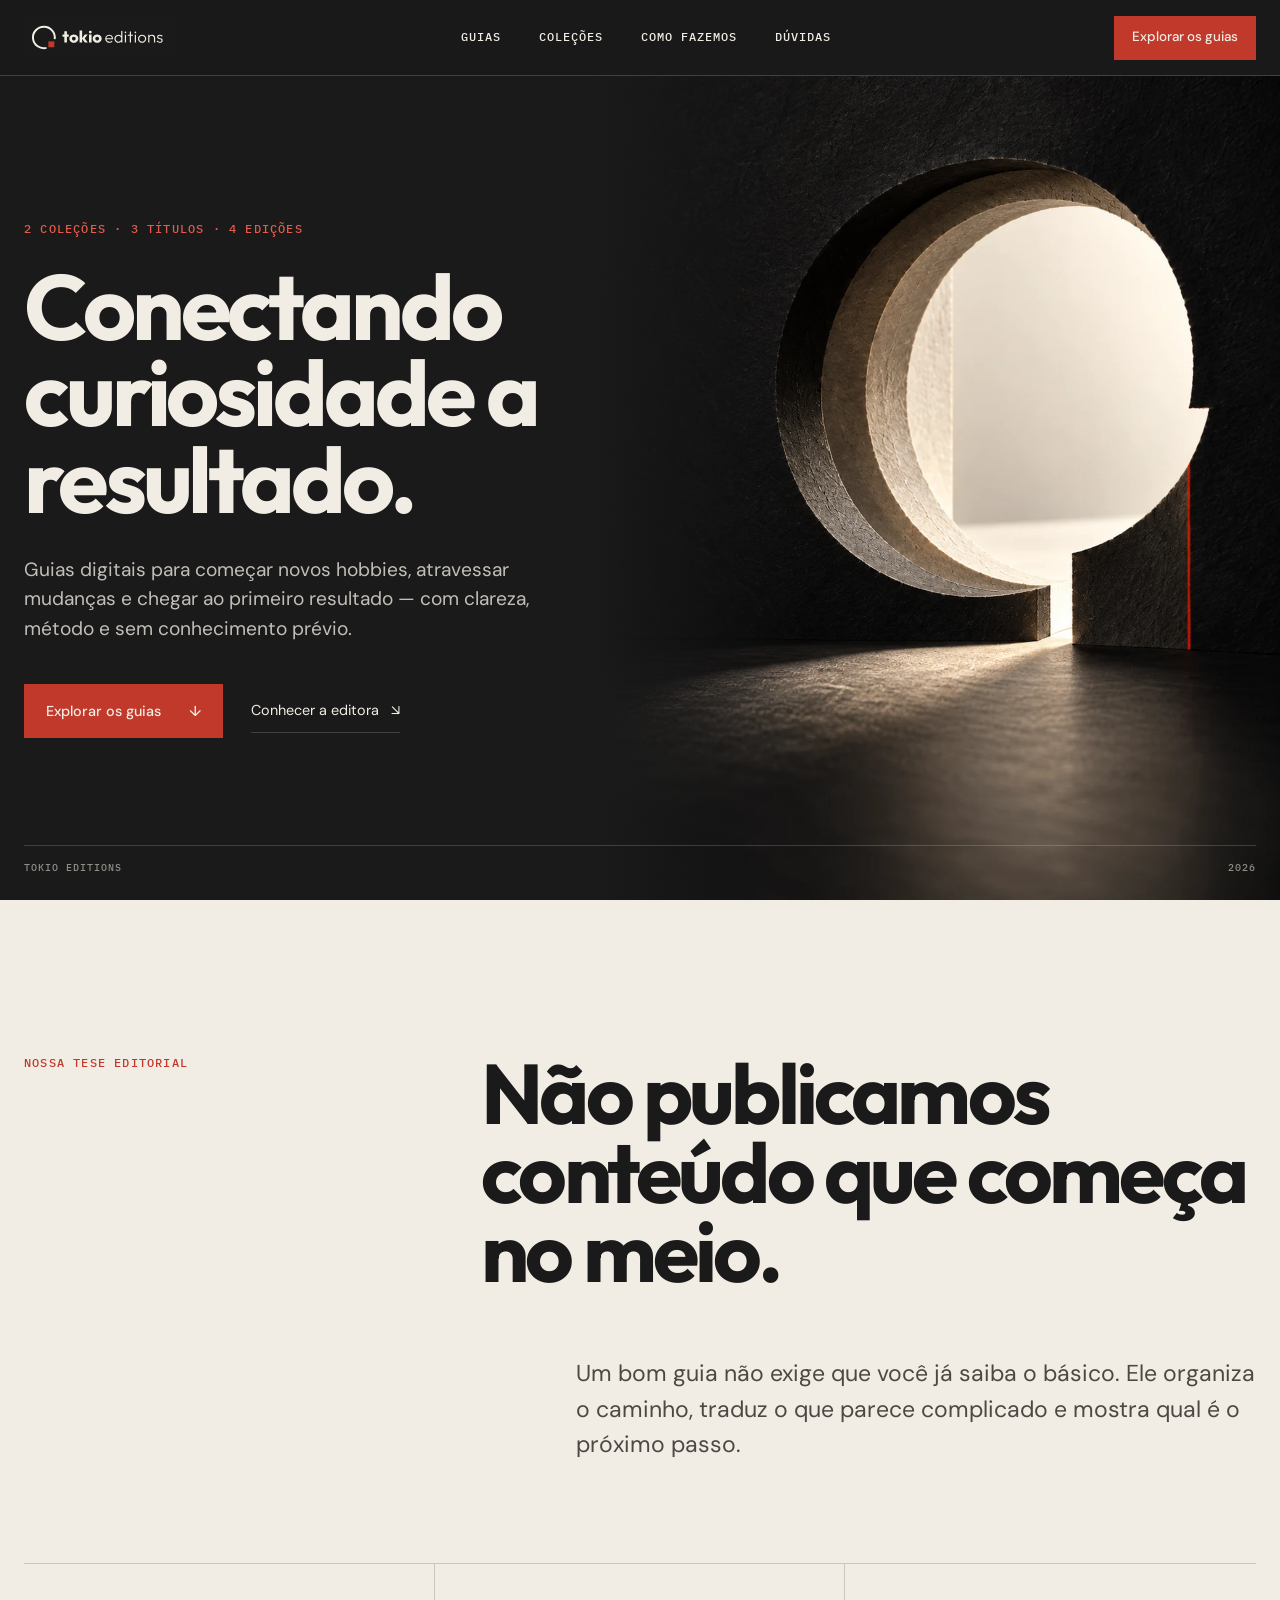
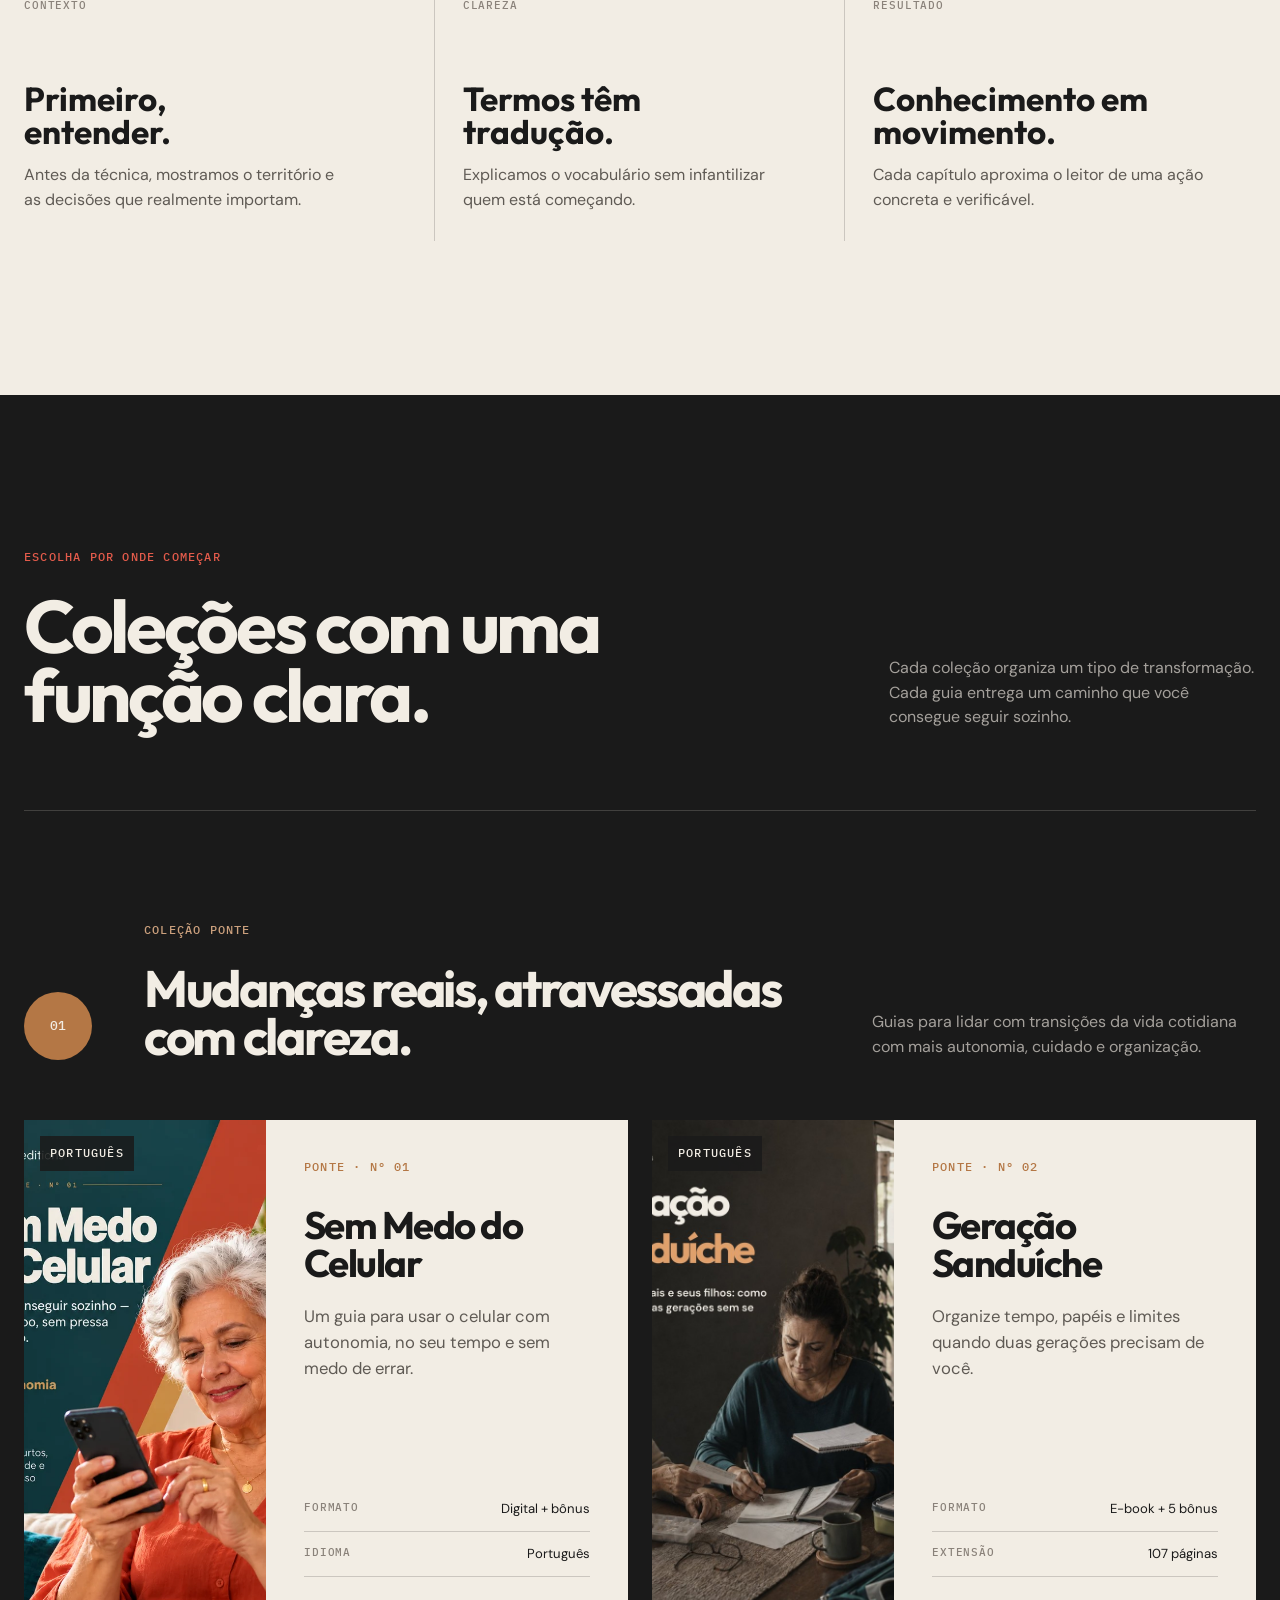
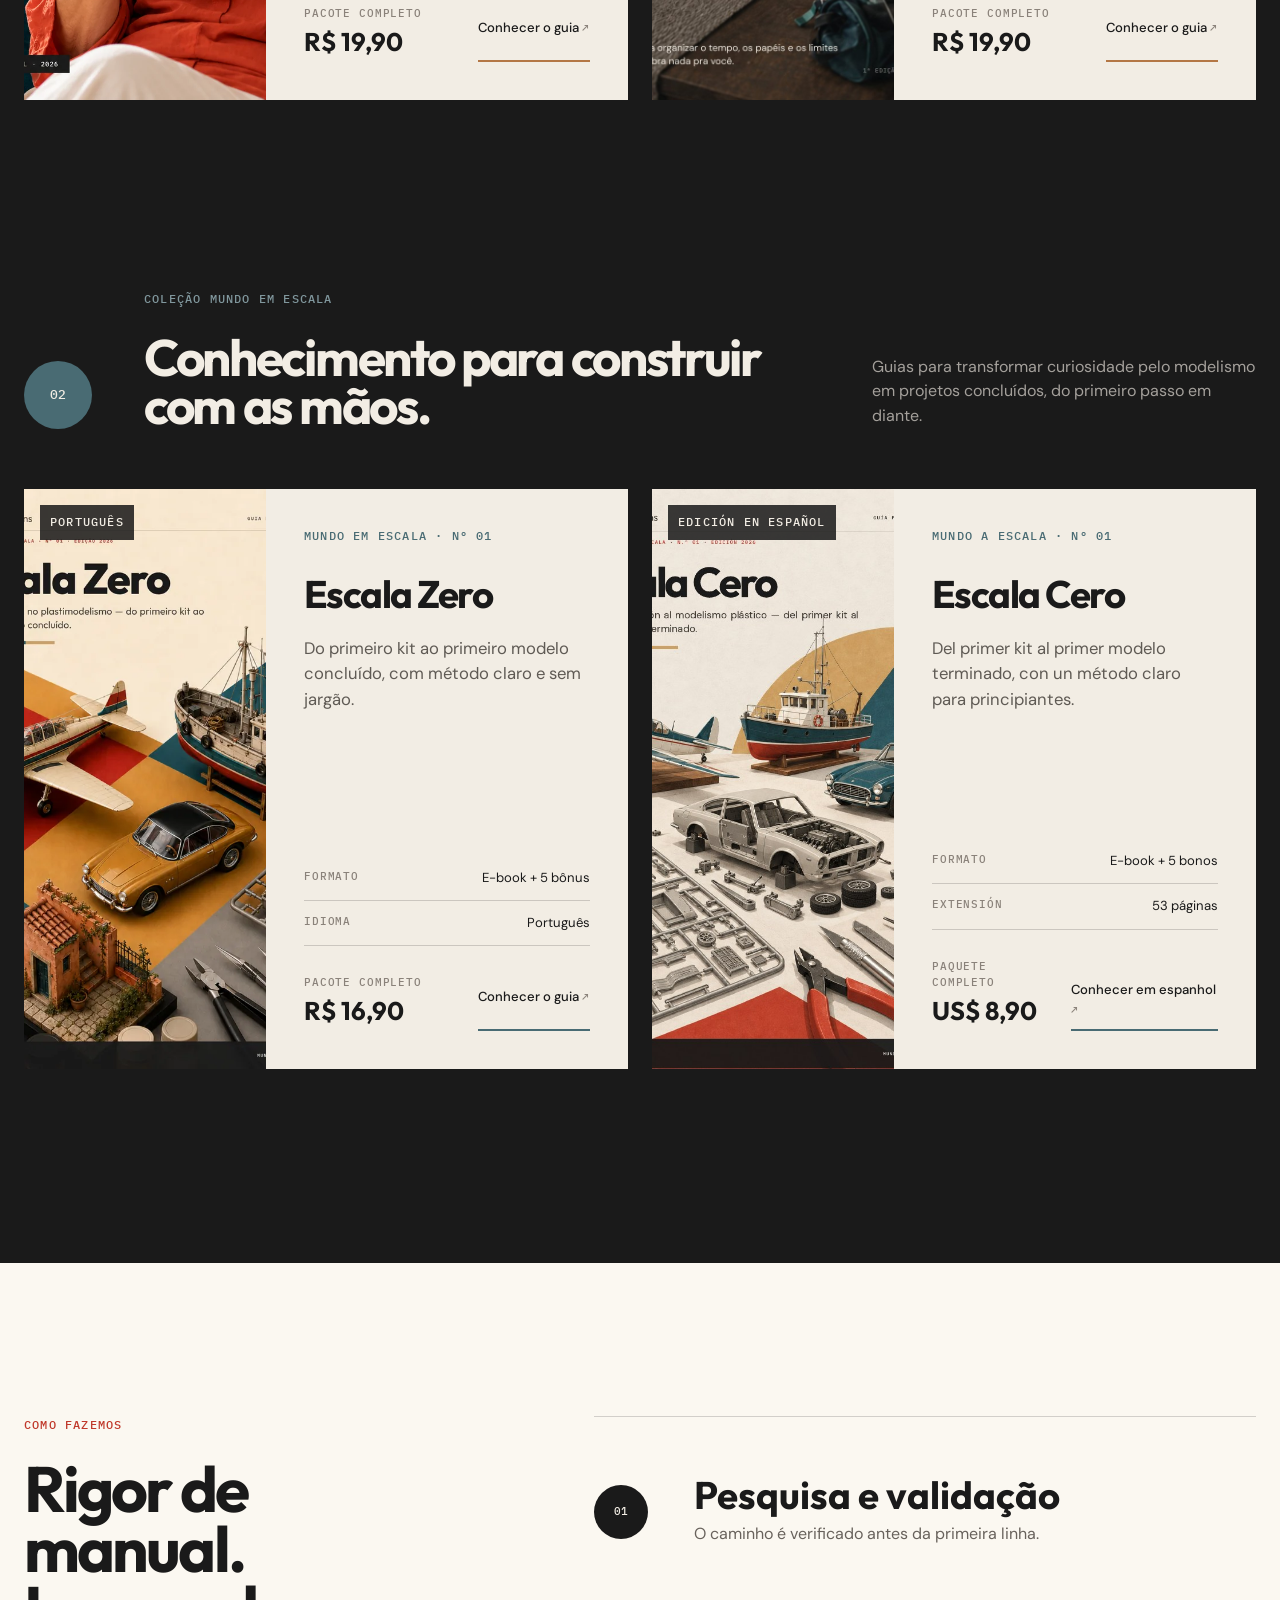
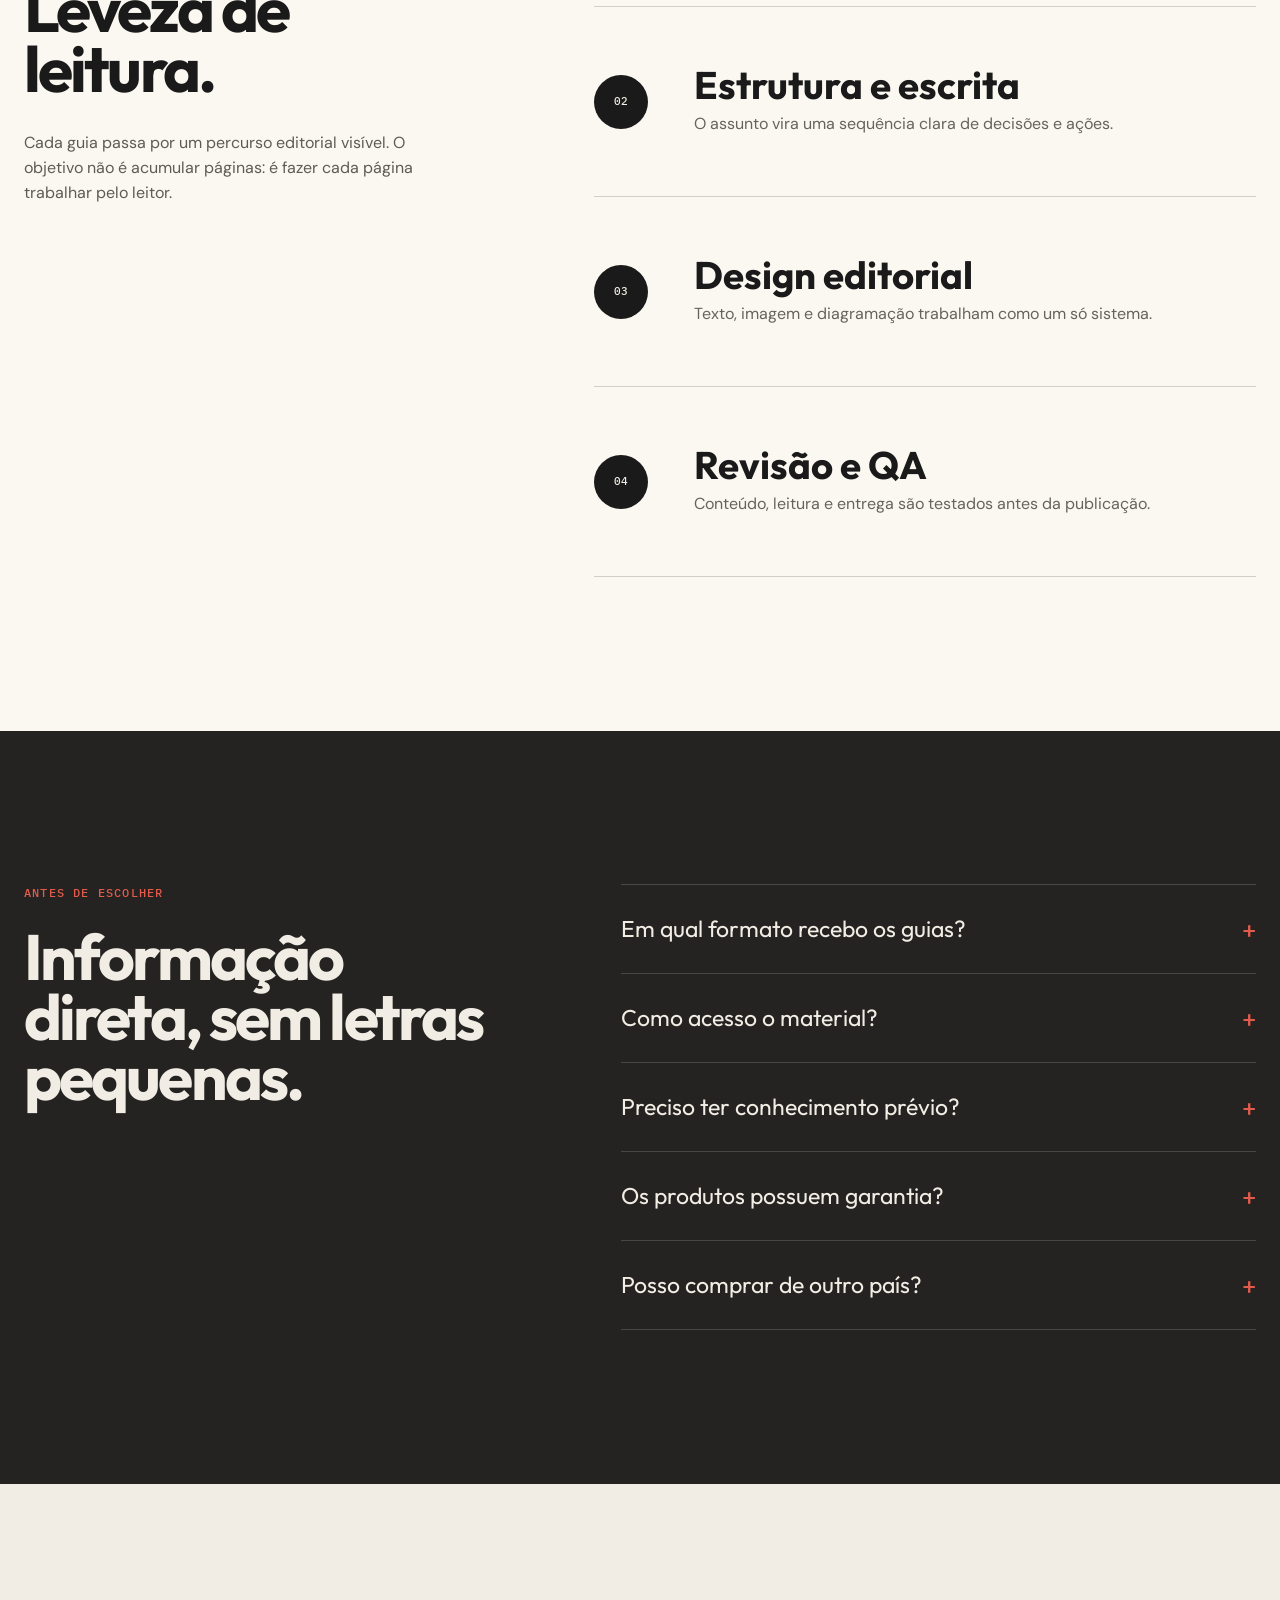
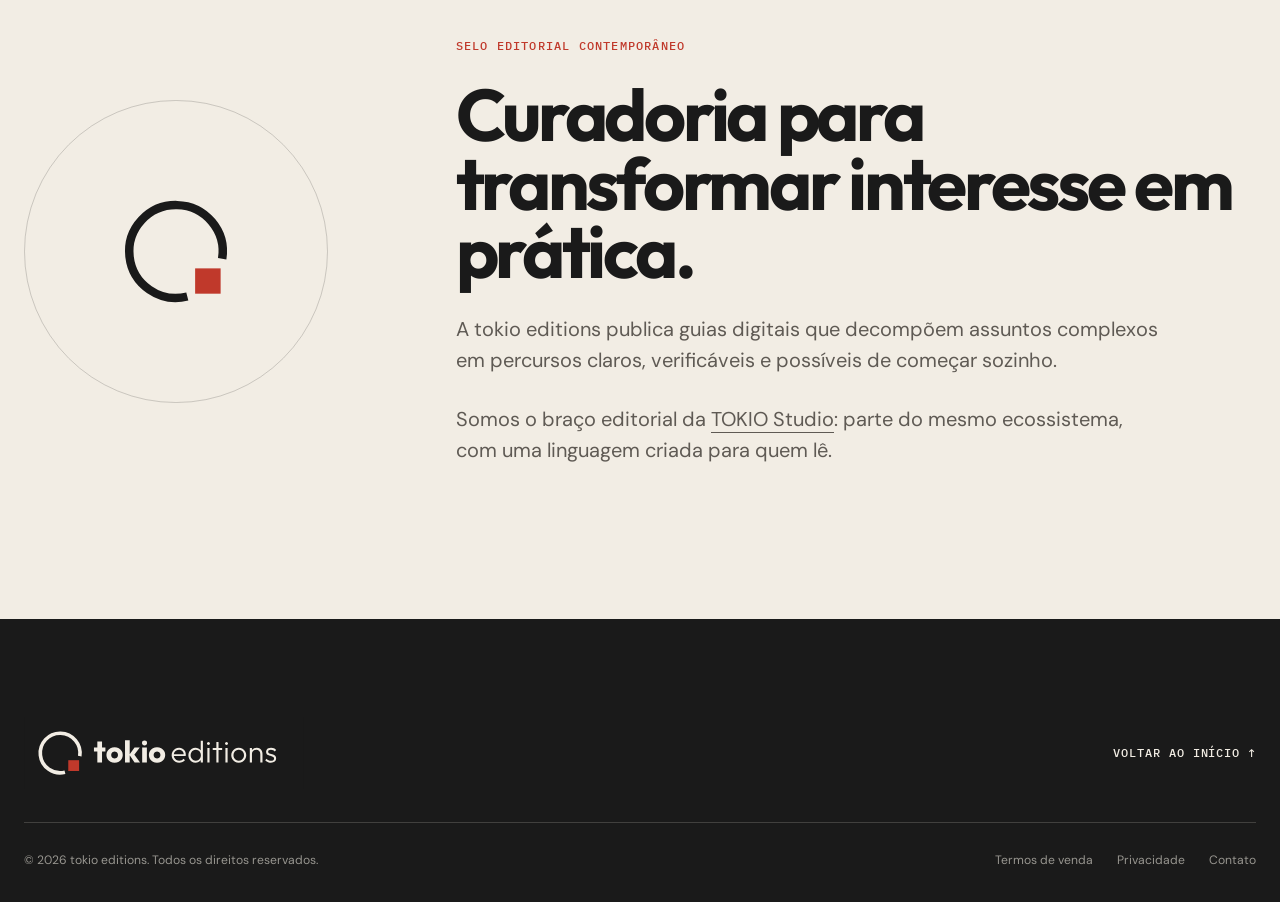
<file: index.html>
<!doctype html>
<html lang="pt-BR">
  <head>
    <meta charset="utf-8" />
    <meta name="viewport" content="width=device-width, initial-scale=1" />
    <meta
      name="description"
      content="Guias digitais para começar hobbies, atravessar mudanças e chegar ao primeiro resultado. Conheça as coleções da tokio editions."
    />
    <meta name="theme-color" content="#1a1a1a" />
    <meta name="robots" content="index,follow,max-image-preview:large,max-snippet:-1,max-video-preview:-1" />
    <link rel="canonical" href="https://www.tokioeditions.com/" />
    <meta property="og:type" content="website" />
    <meta property="og:locale" content="pt_BR" />
    <meta property="og:site_name" content="tokio editions" />
    <meta property="og:title" content="tokio editions | Guias digitais práticos" />
    <meta
      property="og:description"
      content="Guias digitais para começar hobbies, atravessar mudanças e chegar ao primeiro resultado."
    />
    <meta property="og:url" content="https://www.tokioeditions.com/" />
    <meta property="og:image" content="https://www.tokioeditions.com/assets/social/tokio-editions-og.jpg" />
    <meta property="og:image:width" content="1200" />
    <meta property="og:image:height" content="630" />
    <meta property="og:image:alt" content="Portal editorial circular da tokio editions" />
    <meta name="twitter:card" content="summary_large_image" />
    <meta name="twitter:title" content="tokio editions | Guias digitais práticos" />
    <meta
      name="twitter:description"
      content="Guias digitais para começar hobbies, atravessar mudanças e chegar ao primeiro resultado."
    />
    <meta name="twitter:image" content="https://www.tokioeditions.com/assets/social/tokio-editions-og.jpg" />
    <meta name="twitter:image:alt" content="Portal editorial circular da tokio editions" />
    <title>tokio editions | Guias digitais práticos</title>
    <link rel="icon" href="assets/brand/tokio-editions-symbol.svg" type="image/svg+xml" />
    <link
      rel="preload"
      href="assets/fonts/Outfit-Bold.woff2"
      as="font"
      type="font/woff2"
      crossorigin
    />
    <link
      rel="preload"
      href="assets/fonts/DMSans-Regular.woff2"
      as="font"
      type="font/woff2"
      crossorigin
    />
    <link
      rel="preload"
      href="assets/hero/hero-editorial-desktop.webp"
      as="image"
      type="image/webp"
      media="(min-width: 721px)"
    />
    <link
      rel="preload"
      href="assets/hero/hero-editorial-mobile.webp"
      as="image"
      type="image/webp"
      media="(max-width: 720px)"
    />
    <link rel="stylesheet" href="home.css" />
    <script src="home.js" defer></script>
    <script type="application/ld+json">
      {
        "@context": "https://schema.org",
        "@graph": [
          {
            "@type": "Organization",
            "@id": "https://www.tokioeditions.com/#organization",
            "name": "tokio editions",
            "url": "https://www.tokioeditions.com/",
            "logo": "https://www.tokioeditions.com/assets/brand/tokio-editions-logo.svg",
            "parentOrganization": {
              "@type": "Organization",
              "name": "TOKIO Studio",
              "url": "https://tokiostudiodesign.com/"
            }
          },
          {
            "@type": "WebSite",
            "@id": "https://www.tokioeditions.com/#website",
            "url": "https://www.tokioeditions.com/",
            "name": "tokio editions",
            "inLanguage": "pt-BR",
            "publisher": { "@id": "https://www.tokioeditions.com/#organization" }
          },
          {
            "@type": "ItemList",
            "name": "Guias digitais da tokio editions",
            "numberOfItems": 4,
            "itemListElement": [
              {
                "@type": "ListItem",
                "position": 1,
                "url": "https://www.tokioeditions.com/sem-medo-do-celular.html",
                "name": "Sem Medo do Celular"
              },
              {
                "@type": "ListItem",
                "position": 2,
                "url": "https://www.tokioeditions.com/geracao-sanduiche.html",
                "name": "Geração Sanduíche"
              },
              {
                "@type": "ListItem",
                "position": 3,
                "url": "https://www.tokioeditions.com/escala-zero.html",
                "name": "Escala Zero"
              },
              {
                "@type": "ListItem",
                "position": 4,
                "url": "https://www.tokioeditions.com/escala-cero.html",
                "name": "Escala Cero"
              }
            ]
          }
        ]
      }
    </script>
  </head>
  <body>
    <a class="skip-link" href="#conteudo">Pular para o conteúdo</a>

    <header class="site-header" data-header>
      <a class="brand" href="#inicio" aria-label="tokio editions — início">
        <img src="assets/brand/tokio-editions-logo-reverse.svg" alt="tokio editions" />
      </a>

      <nav class="desktop-nav" aria-label="Navegação principal">
        <a href="#guias">Guias</a>
        <a href="#colecoes">Coleções</a>
        <a href="#metodo">Como fazemos</a>
        <a href="#duvidas">Dúvidas</a>
      </nav>

      <a class="header-cta" href="#guias">Explorar os guias</a>

      <button
        class="menu-toggle"
        type="button"
        aria-label="Abrir menu"
        aria-expanded="false"
        aria-controls="mobile-menu"
        data-menu-toggle
      >
        <span></span>
        <span></span>
      </button>
    </header>

    <div class="mobile-menu" id="mobile-menu" aria-hidden="true" data-mobile-menu>
      <nav aria-label="Navegação para celular">
        <span class="menu-label">Navegue pela editora</span>
        <a href="#guias">Guias</a>
        <a href="#colecoes">Coleções</a>
        <a href="#metodo">Como fazemos</a>
        <a href="#duvidas">Dúvidas</a>
      </nav>
      <a class="button button--light" href="#guias">Explorar os guias <span aria-hidden="true">↘</span></a>
      <p>Guias claros para começar, continuar e concluir.</p>
    </div>

    <main id="conteudo">
      <section class="hero" id="inicio" data-hero>
        <div class="hero__content">
          <p class="eyebrow">2 coleções · 3 títulos · 4 edições</p>
          <h1>Conectando curiosidade a resultado.</h1>
          <p class="hero__lede">
            Guias digitais para começar novos hobbies, atravessar mudanças e chegar ao primeiro
            resultado — com clareza, método e sem conhecimento prévio.
          </p>
          <div class="hero__actions">
            <a class="button button--red" href="#guias">Explorar os guias <span aria-hidden="true">↓</span></a>
            <a class="text-link" href="#sobre">Conhecer a editora <span aria-hidden="true">↘</span></a>
          </div>
        </div>

        <picture class="hero__visual">
          <source media="(max-width: 720px)" srcset="assets/hero/hero-editorial-mobile.webp" />
          <img
            src="assets/hero/hero-editorial-desktop.webp"
            alt="Portal circular recortado em camadas de papel escuro, iluminado por dentro"
            width="1920"
            height="1280"
            fetchpriority="high"
          />
        </picture>

        <div class="hero__index" aria-hidden="true">
          <span>tokio editions</span>
          <span>2026</span>
        </div>
      </section>

      <section class="manifesto section" id="manifesto">
        <div class="section-shell">
          <div class="section-heading reveal">
            <p class="eyebrow eyebrow--dark">Nossa tese editorial</p>
            <h2>Não publicamos conteúdo que começa no meio.</h2>
          </div>

          <p class="manifesto__intro reveal">
            Um bom guia não exige que você já saiba o básico. Ele organiza o caminho, traduz o que
            parece complicado e mostra qual é o próximo passo.
          </p>

          <div class="principles">
            <article class="principle reveal">
              <span>Contexto</span>
              <h3>Primeiro, entender.</h3>
              <p>Antes da técnica, mostramos o território e as decisões que realmente importam.</p>
            </article>
            <article class="principle reveal">
              <span>Clareza</span>
              <h3>Termos têm tradução.</h3>
              <p>Explicamos o vocabulário sem infantilizar quem está começando.</p>
            </article>
            <article class="principle reveal">
              <span>Resultado</span>
              <h3>Conhecimento em movimento.</h3>
              <p>Cada capítulo aproxima o leitor de uma ação concreta e verificável.</p>
            </article>
          </div>
        </div>
      </section>

      <section class="catalog section" id="guias" data-catalog>
        <div class="section-shell" id="colecoes">
          <div class="catalog__heading reveal">
            <div>
              <p class="eyebrow">Escolha por onde começar</p>
              <h2>Coleções com uma função clara.</h2>
            </div>
            <p>
              Cada coleção organiza um tipo de transformação. Cada guia entrega um caminho que você
              consegue seguir sozinho.
            </p>
          </div>

          <section class="collection collection--ponte" aria-labelledby="ponte-title">
            <header class="collection__header reveal">
              <div class="collection__mark" aria-hidden="true">01</div>
              <div>
                <p class="eyebrow">Coleção Ponte</p>
                <h3 id="ponte-title">Mudanças reais, atravessadas com clareza.</h3>
              </div>
              <p>
                Guias para lidar com transições da vida cotidiana com mais autonomia, cuidado e
                organização.
              </p>
            </header>

            <div class="guide-grid">
              <article class="guide-card reveal">
                <a class="guide-card__cover" href="https://www.tokioeditions.com/sem-medo-do-celular.html">
                  <img
                    src="assets/covers/sem-medo-do-celular.webp"
                    alt="Capa do guia Sem Medo do Celular"
                    width="760"
                    height="1013"
                    loading="lazy"
                  />
                  <span class="guide-card__edition">Português</span>
                </a>
                <div class="guide-card__body">
                  <p class="guide-card__meta">Ponte · Nº 01</p>
                  <h4>Sem Medo do Celular</h4>
                  <p class="guide-card__promise">
                    Um guia para usar o celular com autonomia, no seu tempo e sem medo de errar.
                  </p>
                  <dl class="guide-card__facts">
                    <div><dt>Formato</dt><dd>Digital + bônus</dd></div>
                    <div><dt>Idioma</dt><dd>Português</dd></div>
                  </dl>
                  <div class="guide-card__footer">
                    <div><span>Pacote completo</span><strong>R$ 19,90</strong></div>
                    <a href="https://www.tokioeditions.com/sem-medo-do-celular.html" aria-label="Conhecer Sem Medo do Celular">Conhecer o guia <span aria-hidden="true">↗</span></a>
                  </div>
                </div>
              </article>

              <article class="guide-card reveal">
                <a class="guide-card__cover" href="https://www.tokioeditions.com/geracao-sanduiche.html">
                  <img
                    src="assets/covers/geracao-sanduiche.jpg"
                    alt="Capa do e-book Geração Sanduíche"
                    width="900"
                    height="1200"
                    loading="lazy"
                  />
                  <span class="guide-card__edition">Português</span>
                </a>
                <div class="guide-card__body">
                  <p class="guide-card__meta">Ponte · Nº 02</p>
                  <h4>Geração Sanduíche</h4>
                  <p class="guide-card__promise">
                    Organize tempo, papéis e limites quando duas gerações precisam de você.
                  </p>
                  <dl class="guide-card__facts">
                    <div><dt>Formato</dt><dd>E-book + 5 bônus</dd></div>
                    <div><dt>Extensão</dt><dd>107 páginas</dd></div>
                  </dl>
                  <div class="guide-card__footer">
                    <div><span>Pacote completo</span><strong>R$ 19,90</strong></div>
                    <a href="https://www.tokioeditions.com/geracao-sanduiche.html" aria-label="Conhecer Geração Sanduíche">Conhecer o guia <span aria-hidden="true">↗</span></a>
                  </div>
                </div>
              </article>
            </div>
          </section>

          <section class="collection collection--escala" aria-labelledby="escala-title">
            <header class="collection__header reveal">
              <div class="collection__mark" aria-hidden="true">02</div>
              <div>
                <p class="eyebrow">Coleção Mundo em Escala</p>
                <h3 id="escala-title">Conhecimento para construir com as mãos.</h3>
              </div>
              <p>
                Guias para transformar curiosidade pelo modelismo em projetos concluídos, do primeiro
                passo em diante.
              </p>
            </header>

            <div class="guide-grid">
              <article class="guide-card reveal">
                <a class="guide-card__cover" href="https://www.tokioeditions.com/escala-zero.html">
                  <img
                    src="assets/covers/escala-zero.webp"
                    alt="Capa do e-book Escala Zero"
                    width="720"
                    height="960"
                    loading="lazy"
                  />
                  <span class="guide-card__edition">Português</span>
                </a>
                <div class="guide-card__body">
                  <p class="guide-card__meta">Mundo em Escala · Nº 01</p>
                  <h4>Escala Zero</h4>
                  <p class="guide-card__promise">
                    Do primeiro kit ao primeiro modelo concluído, com método claro e sem jargão.
                  </p>
                  <dl class="guide-card__facts">
                    <div><dt>Formato</dt><dd>E-book + 5 bônus</dd></div>
                    <div><dt>Idioma</dt><dd>Português</dd></div>
                  </dl>
                  <div class="guide-card__footer">
                    <div><span>Pacote completo</span><strong>R$ 16,90</strong></div>
                    <a href="https://www.tokioeditions.com/escala-zero.html" aria-label="Conhecer Escala Zero">Conhecer o guia <span aria-hidden="true">↗</span></a>
                  </div>
                </div>
              </article>

              <article class="guide-card reveal" lang="es-419">
                <a class="guide-card__cover" href="https://www.tokioeditions.com/escala-cero.html">
                  <img
                    src="assets/covers/escala-cero.jpg"
                    alt="Portada del e-book Escala Cero"
                    width="760"
                    height="1014"
                    loading="lazy"
                  />
                  <span class="guide-card__edition">Edición en español</span>
                </a>
                <div class="guide-card__body">
                  <p class="guide-card__meta">Mundo a Escala · Nº 01</p>
                  <h4>Escala Cero</h4>
                  <p class="guide-card__promise">
                    Del primer kit al primer modelo terminado, con un método claro para principiantes.
                  </p>
                  <dl class="guide-card__facts">
                    <div><dt>Formato</dt><dd>E-book + 5 bonos</dd></div>
                    <div><dt>Extensión</dt><dd>53 páginas</dd></div>
                  </dl>
                  <div class="guide-card__footer">
                    <div><span>Paquete completo</span><strong>US$ 8,90</strong></div>
                    <a href="https://www.tokioeditions.com/escala-cero.html" aria-label="Conocer la edición Escala Cero">Conhecer em espanhol <span aria-hidden="true">↗</span></a>
                  </div>
                </div>
              </article>
            </div>
          </section>
        </div>
      </section>

      <section class="method section" id="metodo">
        <div class="section-shell">
          <div class="method__intro reveal">
            <p class="eyebrow eyebrow--dark">Como fazemos</p>
            <h2>Rigor de manual.<br />Leveza de leitura.</h2>
            <p>
              Cada guia passa por um percurso editorial visível. O objetivo não é acumular páginas:
              é fazer cada página trabalhar pelo leitor.
            </p>
          </div>

          <ol class="method__steps">
            <li class="method-step reveal">
              <span>01</span>
              <div><h3>Pesquisa e validação</h3><p>O caminho é verificado antes da primeira linha.</p></div>
            </li>
            <li class="method-step reveal">
              <span>02</span>
              <div><h3>Estrutura e escrita</h3><p>O assunto vira uma sequência clara de decisões e ações.</p></div>
            </li>
            <li class="method-step reveal">
              <span>03</span>
              <div><h3>Design editorial</h3><p>Texto, imagem e diagramação trabalham como um só sistema.</p></div>
            </li>
            <li class="method-step reveal">
              <span>04</span>
              <div><h3>Revisão e QA</h3><p>Conteúdo, leitura e entrega são testados antes da publicação.</p></div>
            </li>
          </ol>
        </div>
      </section>

      <section class="faq section" id="duvidas">
        <div class="section-shell faq__grid">
          <div class="faq__heading reveal">
            <p class="eyebrow">Antes de escolher</p>
            <h2>Informação direta, sem letras pequenas.</h2>
          </div>

          <div class="faq__items">
            <details class="reveal">
              <summary>Em qual formato recebo os guias?<span aria-hidden="true">+</span></summary>
              <p>Os produtos são digitais e entregues em PDF. Alguns títulos incluem materiais complementares preenchíveis ou preparados para impressão.</p>
            </details>
            <details class="reveal">
              <summary>Como acesso o material?<span aria-hidden="true">+</span></summary>
              <p>Após a confirmação do pagamento, a plataforma de venda envia as instruções de acesso para o e-mail informado na compra.</p>
            </details>
            <details class="reveal">
              <summary>Preciso ter conhecimento prévio?<span aria-hidden="true">+</span></summary>
              <p>Não. Os guias são estruturados para quem está começando ou retomando um assunto depois de muito tempo.</p>
            </details>
            <details class="reveal">
              <summary>Os produtos possuem garantia?<span aria-hidden="true">+</span></summary>
              <p>Sim. Cada edição possui sua própria condição de garantia, informada com clareza na respectiva página de venda.</p>
            </details>
            <details class="reveal">
              <summary>Posso comprar de outro país?<span aria-hidden="true">+</span></summary>
              <p>As condições, moedas disponíveis e conversão são apresentadas no checkout de cada produto. Escala Cero é a edição em espanhol para a América Latina.</p>
            </details>
          </div>
        </div>
      </section>

      <section class="publisher section" id="sobre">
        <div class="section-shell publisher__grid">
          <div class="publisher__seal reveal" aria-hidden="true">
            <img src="assets/brand/tokio-editions-symbol.svg" alt="" />
          </div>
          <div class="publisher__content reveal">
            <p class="eyebrow eyebrow--dark">Selo editorial contemporâneo</p>
            <h2>Curadoria para transformar interesse em prática.</h2>
            <p>
              A tokio editions publica guias digitais que decompõem assuntos complexos em percursos
              claros, verificáveis e possíveis de começar sozinho.
            </p>
            <p>
              Somos o braço editorial da <a href="https://tokiostudiodesign.com/">TOKIO Studio</a>:
              parte do mesmo ecossistema, com uma linguagem criada para quem lê.
            </p>
          </div>
        </div>
      </section>
    </main>

    <footer class="site-footer">
      <div class="site-footer__top">
        <img src="assets/brand/tokio-editions-logo-reverse.svg" alt="tokio editions" />
        <a href="#inicio">Voltar ao início <span aria-hidden="true">↑</span></a>
      </div>
      <div class="site-footer__bottom">
        <p>© <span data-year>2026</span> tokio editions. Todos os direitos reservados.</p>
        <nav aria-label="Links legais">
          <a href="https://www.tokioeditions.com/termos.html">Termos de venda</a>
          <a href="https://www.tokioeditions.com/privacidade.html">Privacidade</a>
          <a href="mailto:contato@tokiostudiodesign.com">Contato</a>
        </nav>
      </div>
    </footer>

    <a class="mobile-sticky" href="#guias" data-mobile-sticky aria-hidden="true" tabindex="-1">
      <span><small>tokio editions</small>Escolha seu próximo guia</span>
      <strong aria-hidden="true">↓</strong>
    </a>
  </body>
</html>
</file>
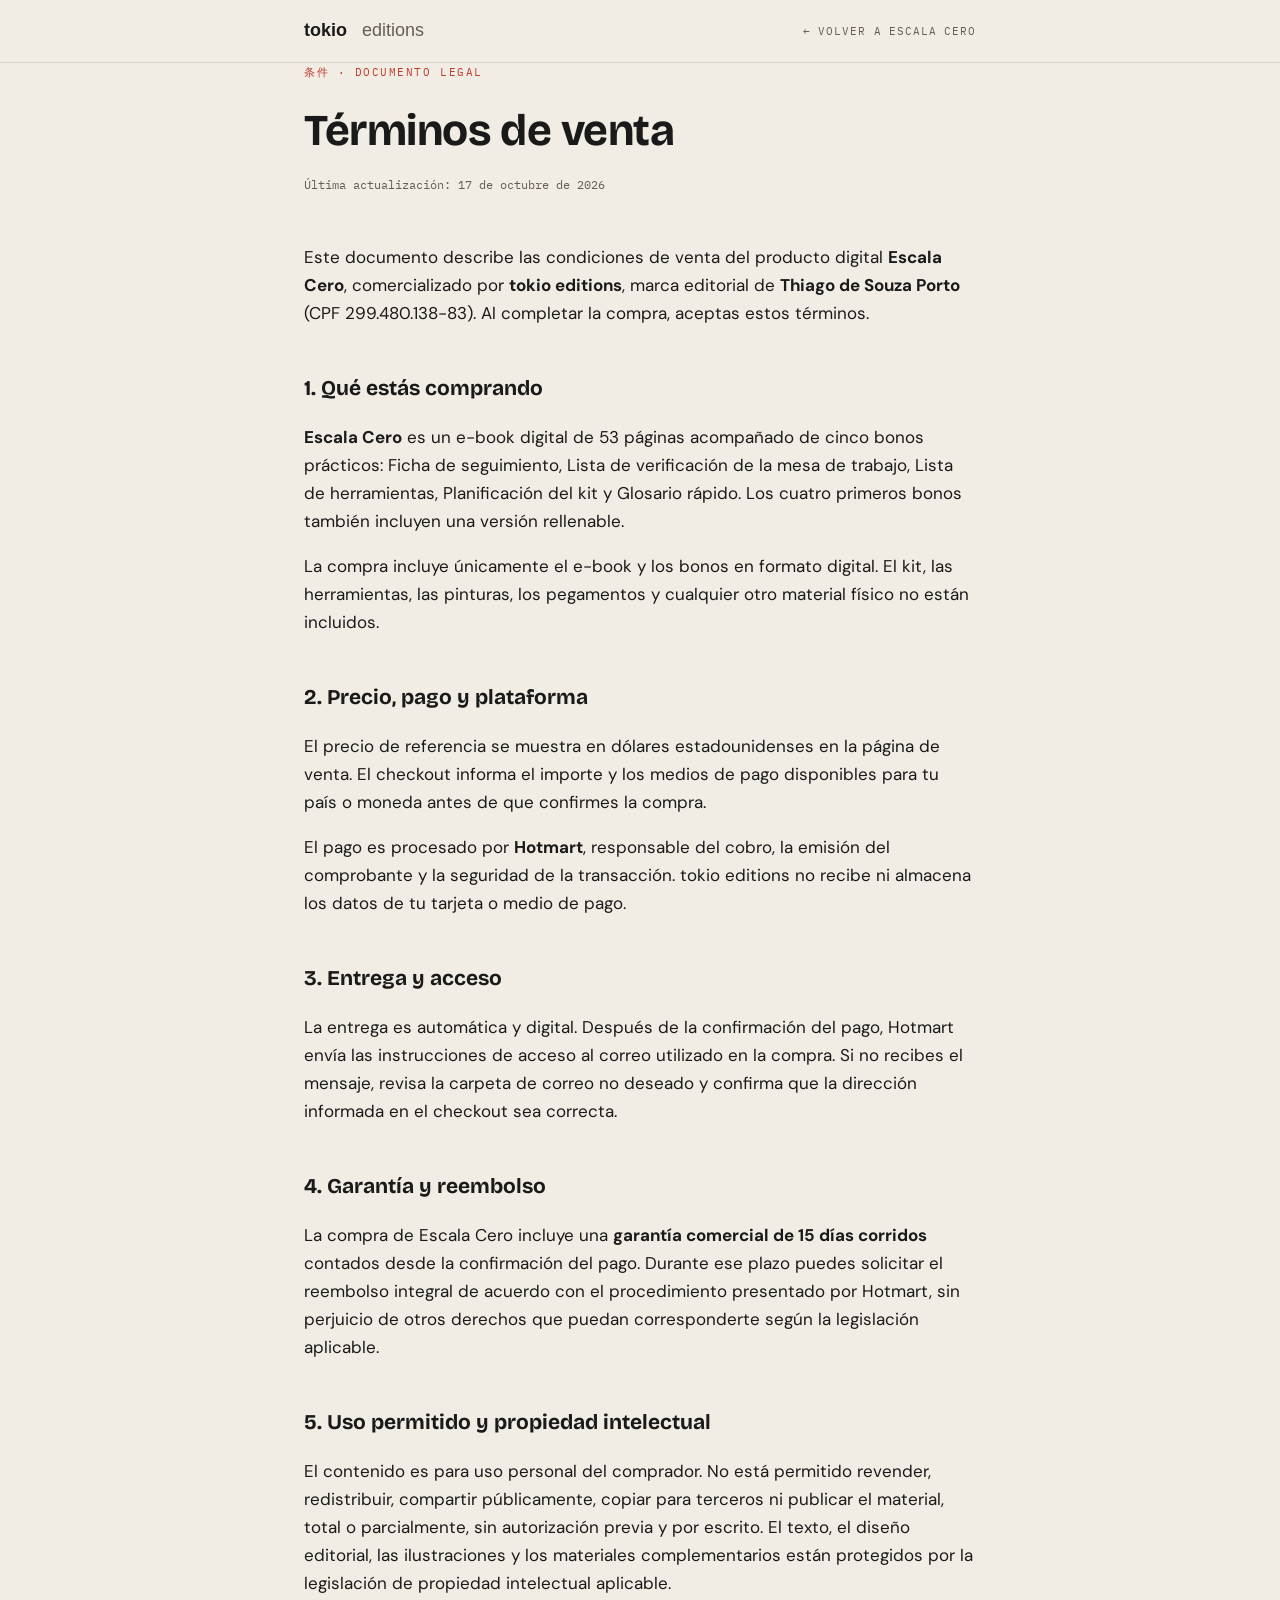
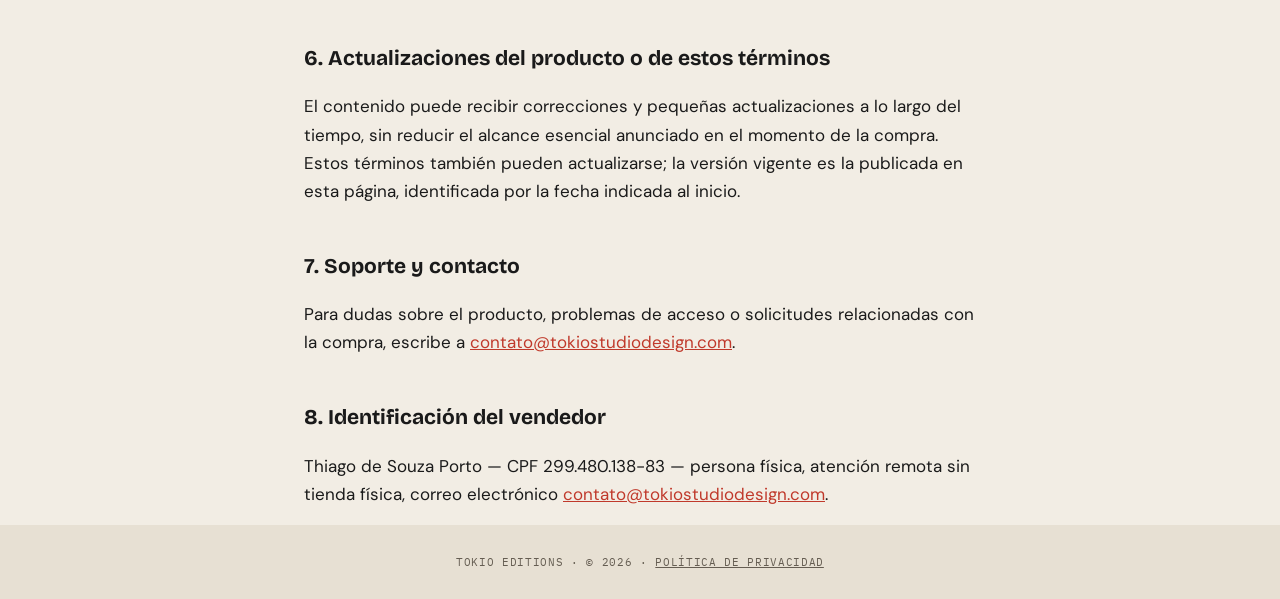
<file: escala-cero-terminos.html>
<!doctype html>
<html lang="es-419">
<head>
<meta charset="utf-8"/>
<meta name="viewport" content="width=device-width, initial-scale=1"/>
<title>Términos de venta de Escala Cero — tokio editions</title>
<meta name="description" content="Términos de venta del e-book Escala Cero, de tokio editions."/>
<meta name="robots" content="noindex,follow"/>
<link rel="icon" type="image/svg+xml" href="assets/tokio-editions_favicon.svg"/>
<link rel="preconnect" href="https://fonts.googleapis.com">
<link rel="preconnect" href="https://fonts.gstatic.com" crossorigin>
<link href="https://fonts.googleapis.com/css2?family=DM+Sans:ital,wght@0,400;0,500;0,700;1,400&family=IBM+Plex+Mono:wght@400;500&family=Bricolage+Grotesque:wght@300;400;700&display=swap" rel="stylesheet">
<style>
  :root{
    --ink:#1A1A1A; --bone:#F2EDE4; --bone-dim:#E7E0D3;
    --bone-line: rgba(26,26,26,.12);
    --katana:#C0392B; --ash-onlight:#655D52;
    --display:'Bricolage Grotesque',sans-serif; --body:'DM Sans',sans-serif; --mono:'IBM Plex Mono',monospace;
  }
  *{box-sizing:border-box;}
  body{margin:0;background:var(--bone);color:var(--ink);font-family:var(--body);font-size:17px;line-height:1.65;-webkit-font-smoothing:antialiased;}
  .wrap{max-width:720px;margin:0 auto;padding:0 24px;}
  .masthead{position:sticky;top:0;background:rgba(242,237,228,.92);backdrop-filter:blur(6px);border-bottom:1px solid var(--bone-line);padding:16px 0;}
  .masthead .row{display:flex;align-items:center;justify-content:space-between;}
  .mark{display:flex;align-items:center;gap:10px;font-family:'Outfit',sans-serif;font-size:18px;}
  .mark b{font-weight:700;} .mark span{font-weight:300;color:var(--ash-onlight);}
  .back{font-family:var(--mono);font-size:11px;letter-spacing:.08em;color:var(--ash-onlight);text-transform:uppercase;text-decoration:none;}
  .back:hover{color:var(--katana);}
  article{padding:64px 0 100px;}
  .kicker{font-family:var(--mono);font-size:11px;letter-spacing:.14em;color:var(--katana);text-transform:uppercase;margin:0 0 14px;}
  h1{font-family:var(--display);font-weight:700;font-size:clamp(30px,5vw,44px);letter-spacing:-0.01em;margin:0 0 8px;}
  .updated{font-family:var(--mono);font-size:12px;color:var(--ash-onlight);margin:0 0 48px;}
  h2{font-family:var(--display);font-weight:700;font-size:21px;margin:44px 0 14px;}
  p,li{color:var(--ink);}
  ul{padding-left:20px;}
  li{margin-bottom:8px;}
  a{color:var(--katana);}
  strong{font-weight:700;}
  footer{background:var(--bone-dim);padding:28px 0;font-family:var(--mono);font-size:11px;letter-spacing:.06em;color:var(--ash-onlight);text-transform:uppercase;text-align:center;}
</style>
</head>
<body>
<header class="masthead">
  <div class="wrap row">
    <div class="mark"><b>tokio</b><span>&nbsp;editions</span></div>
    <a class="back" href="escala-cero.html">← Volver a Escala Cero</a>
  </div>
</header>

<article class="wrap">
  <p class="kicker">条件 · Documento legal</p>
  <h1>Términos de venta</h1>
  <p class="updated">Última actualización: 17 de octubre de 2026</p>

  <p>Este documento describe las condiciones de venta del producto digital <strong>Escala Cero</strong>, comercializado por <strong>tokio editions</strong>, marca editorial de <strong>Thiago de Souza Porto</strong> (CPF 299.480.138-83). Al completar la compra, aceptas estos términos.</p>

  <h2>1. Qué estás comprando</h2>
  <p><strong>Escala Cero</strong> es un e-book digital de 53 páginas acompañado de cinco bonos prácticos: Ficha de seguimiento, Lista de verificación de la mesa de trabajo, Lista de herramientas, Planificación del kit y Glosario rápido. Los cuatro primeros bonos también incluyen una versión rellenable.</p>
  <p>La compra incluye únicamente el e-book y los bonos en formato digital. El kit, las herramientas, las pinturas, los pegamentos y cualquier otro material físico no están incluidos.</p>

  <h2>2. Precio, pago y plataforma</h2>
  <p>El precio de referencia se muestra en dólares estadounidenses en la página de venta. El checkout informa el importe y los medios de pago disponibles para tu país o moneda antes de que confirmes la compra.</p>
  <p>El pago es procesado por <strong>Hotmart</strong>, responsable del cobro, la emisión del comprobante y la seguridad de la transacción. tokio editions no recibe ni almacena los datos de tu tarjeta o medio de pago.</p>

  <h2>3. Entrega y acceso</h2>
  <p>La entrega es automática y digital. Después de la confirmación del pago, Hotmart envía las instrucciones de acceso al correo utilizado en la compra. Si no recibes el mensaje, revisa la carpeta de correo no deseado y confirma que la dirección informada en el checkout sea correcta.</p>

  <h2>4. Garantía y reembolso</h2>
  <p>La compra de Escala Cero incluye una <strong>garantía comercial de 15 días corridos</strong> contados desde la confirmación del pago. Durante ese plazo puedes solicitar el reembolso integral de acuerdo con el procedimiento presentado por Hotmart, sin perjuicio de otros derechos que puedan corresponderte según la legislación aplicable.</p>

  <h2>5. Uso permitido y propiedad intelectual</h2>
  <p>El contenido es para uso personal del comprador. No está permitido revender, redistribuir, compartir públicamente, copiar para terceros ni publicar el material, total o parcialmente, sin autorización previa y por escrito. El texto, el diseño editorial, las ilustraciones y los materiales complementarios están protegidos por la legislación de propiedad intelectual aplicable.</p>

  <h2>6. Actualizaciones del producto o de estos términos</h2>
  <p>El contenido puede recibir correcciones y pequeñas actualizaciones a lo largo del tiempo, sin reducir el alcance esencial anunciado en el momento de la compra. Estos términos también pueden actualizarse; la versión vigente es la publicada en esta página, identificada por la fecha indicada al inicio.</p>

  <h2>7. Soporte y contacto</h2>
  <p>Para dudas sobre el producto, problemas de acceso o solicitudes relacionadas con la compra, escribe a <a href="mailto:contato@tokiostudiodesign.com">contato@tokiostudiodesign.com</a>.</p>

  <h2>8. Identificación del vendedor</h2>
  <p>Thiago de Souza Porto — CPF 299.480.138-83 — persona física, atención remota sin tienda física, correo electrónico <a href="mailto:contato@tokiostudiodesign.com">contato@tokiostudiodesign.com</a>.</p>
</article>

<footer>tokio editions · © 2026 · <a href="privacidade.html" style="color:inherit">Política de privacidad</a></footer>
</body>
</html>
</file>
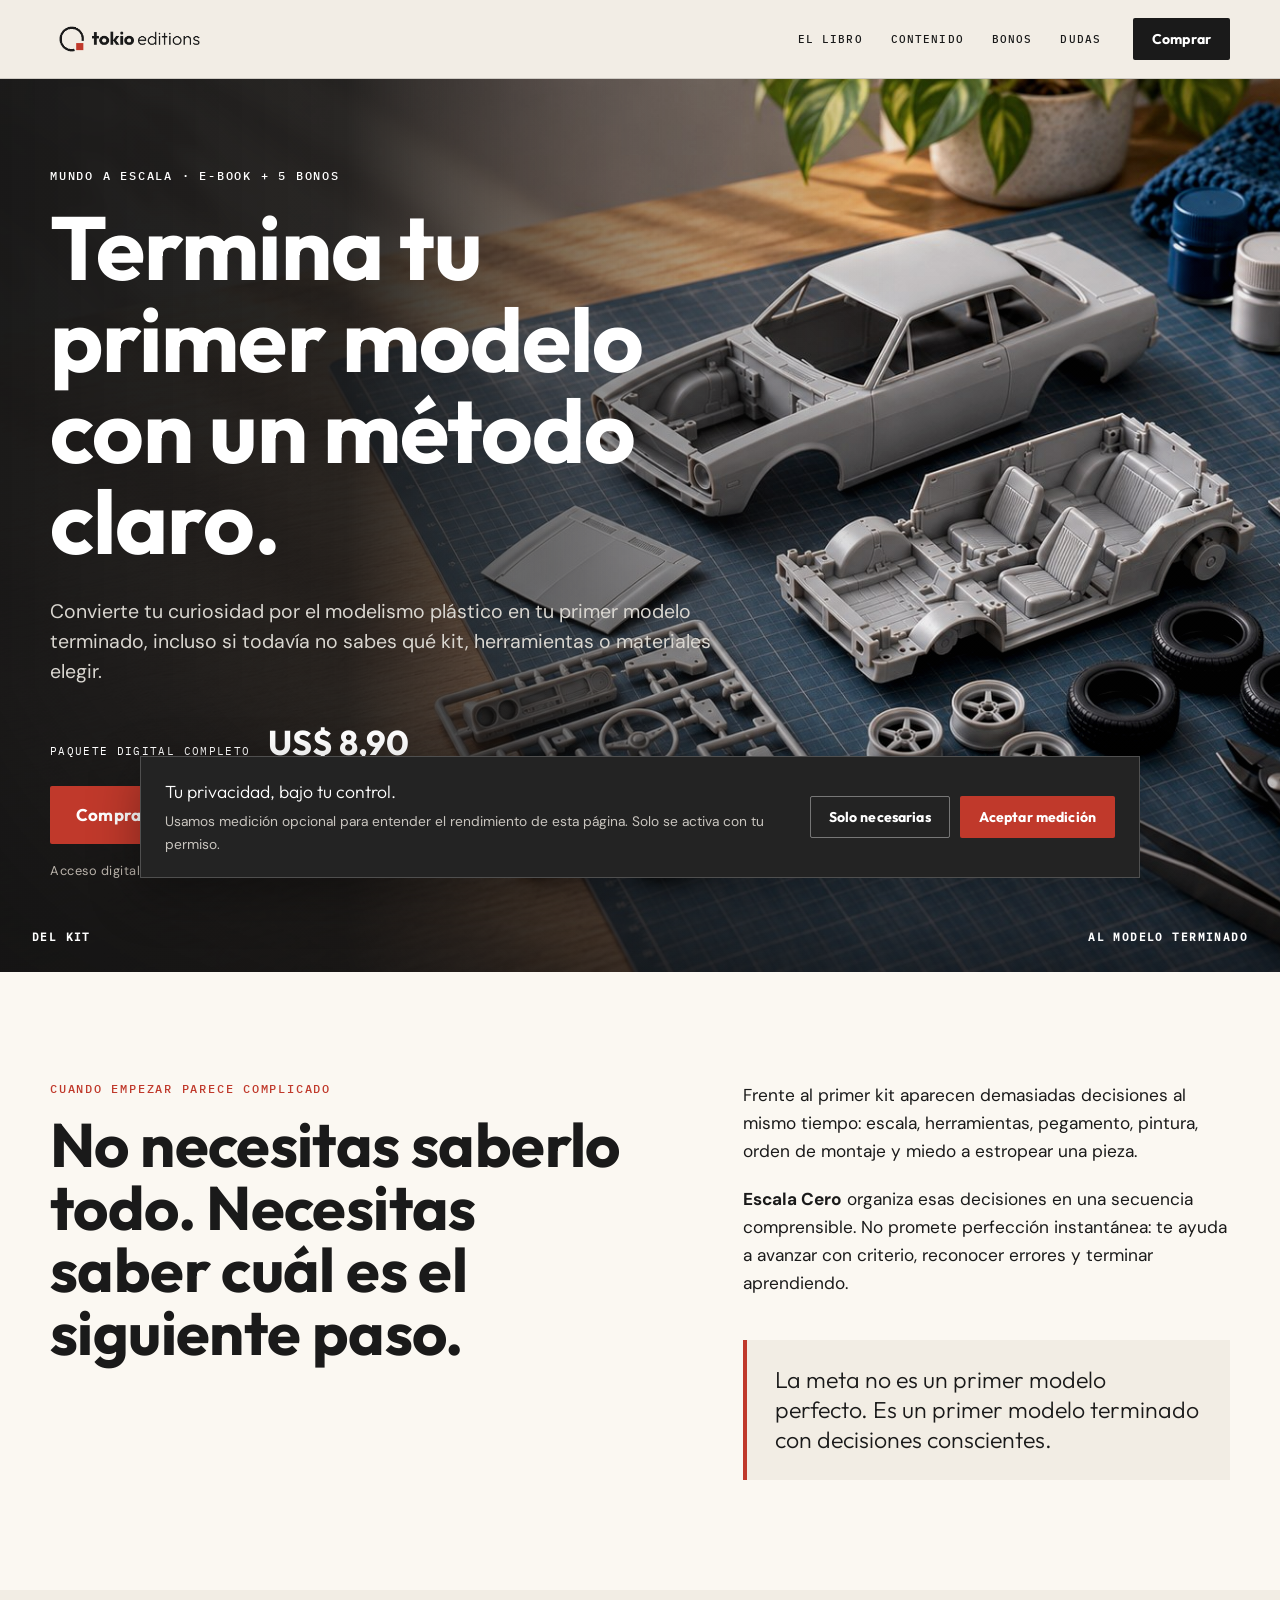
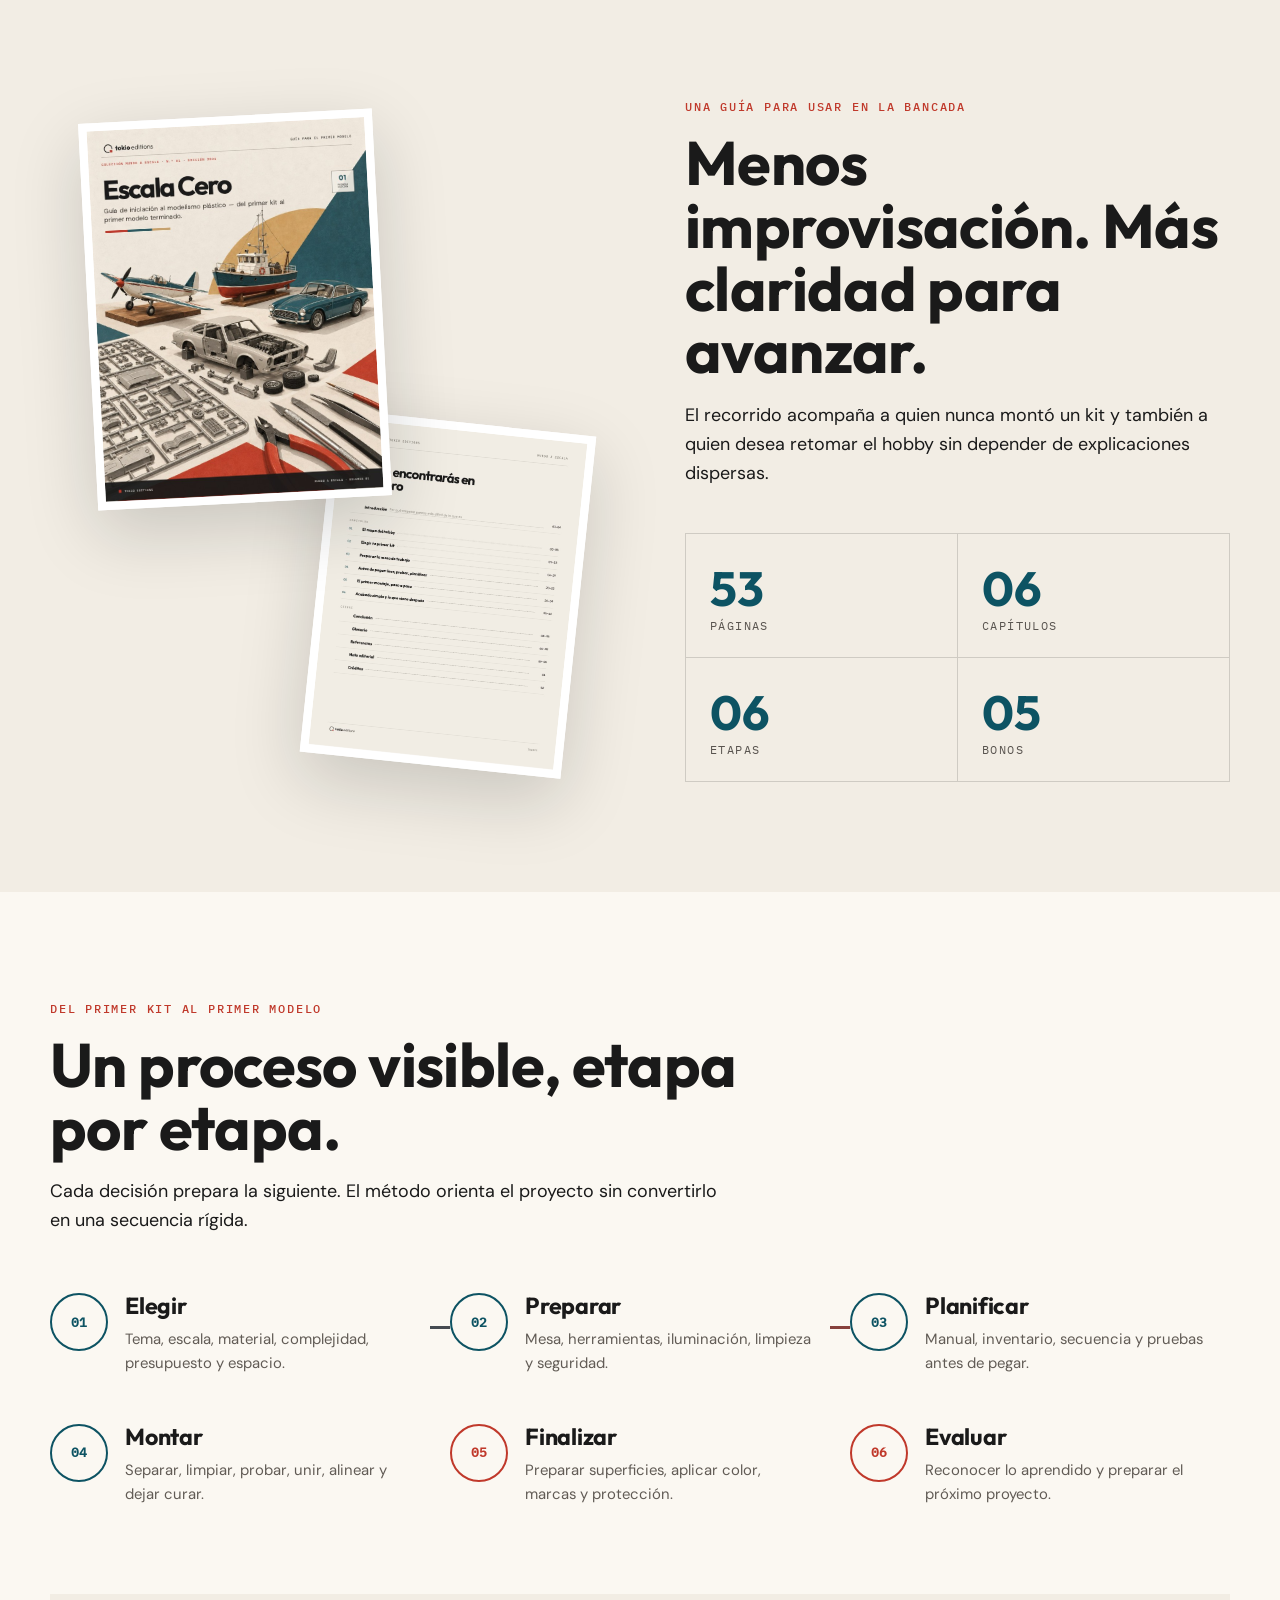
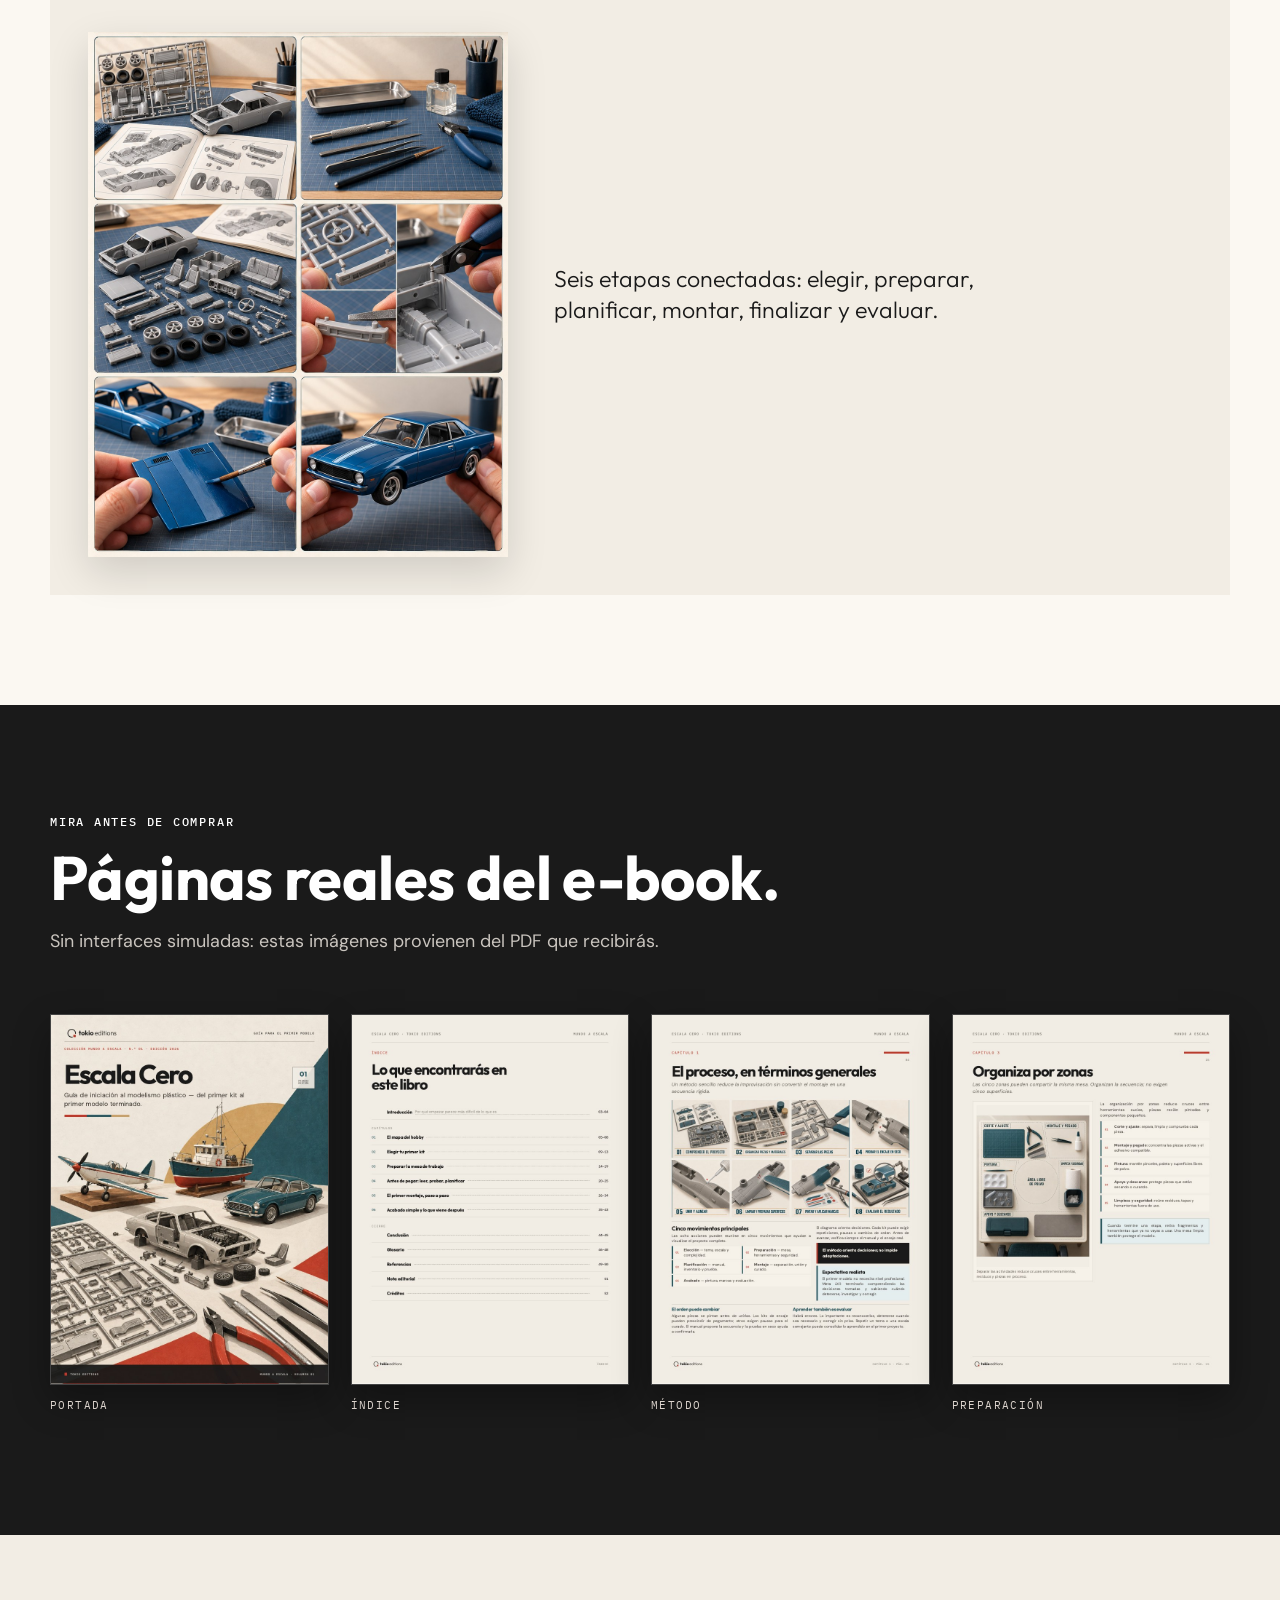
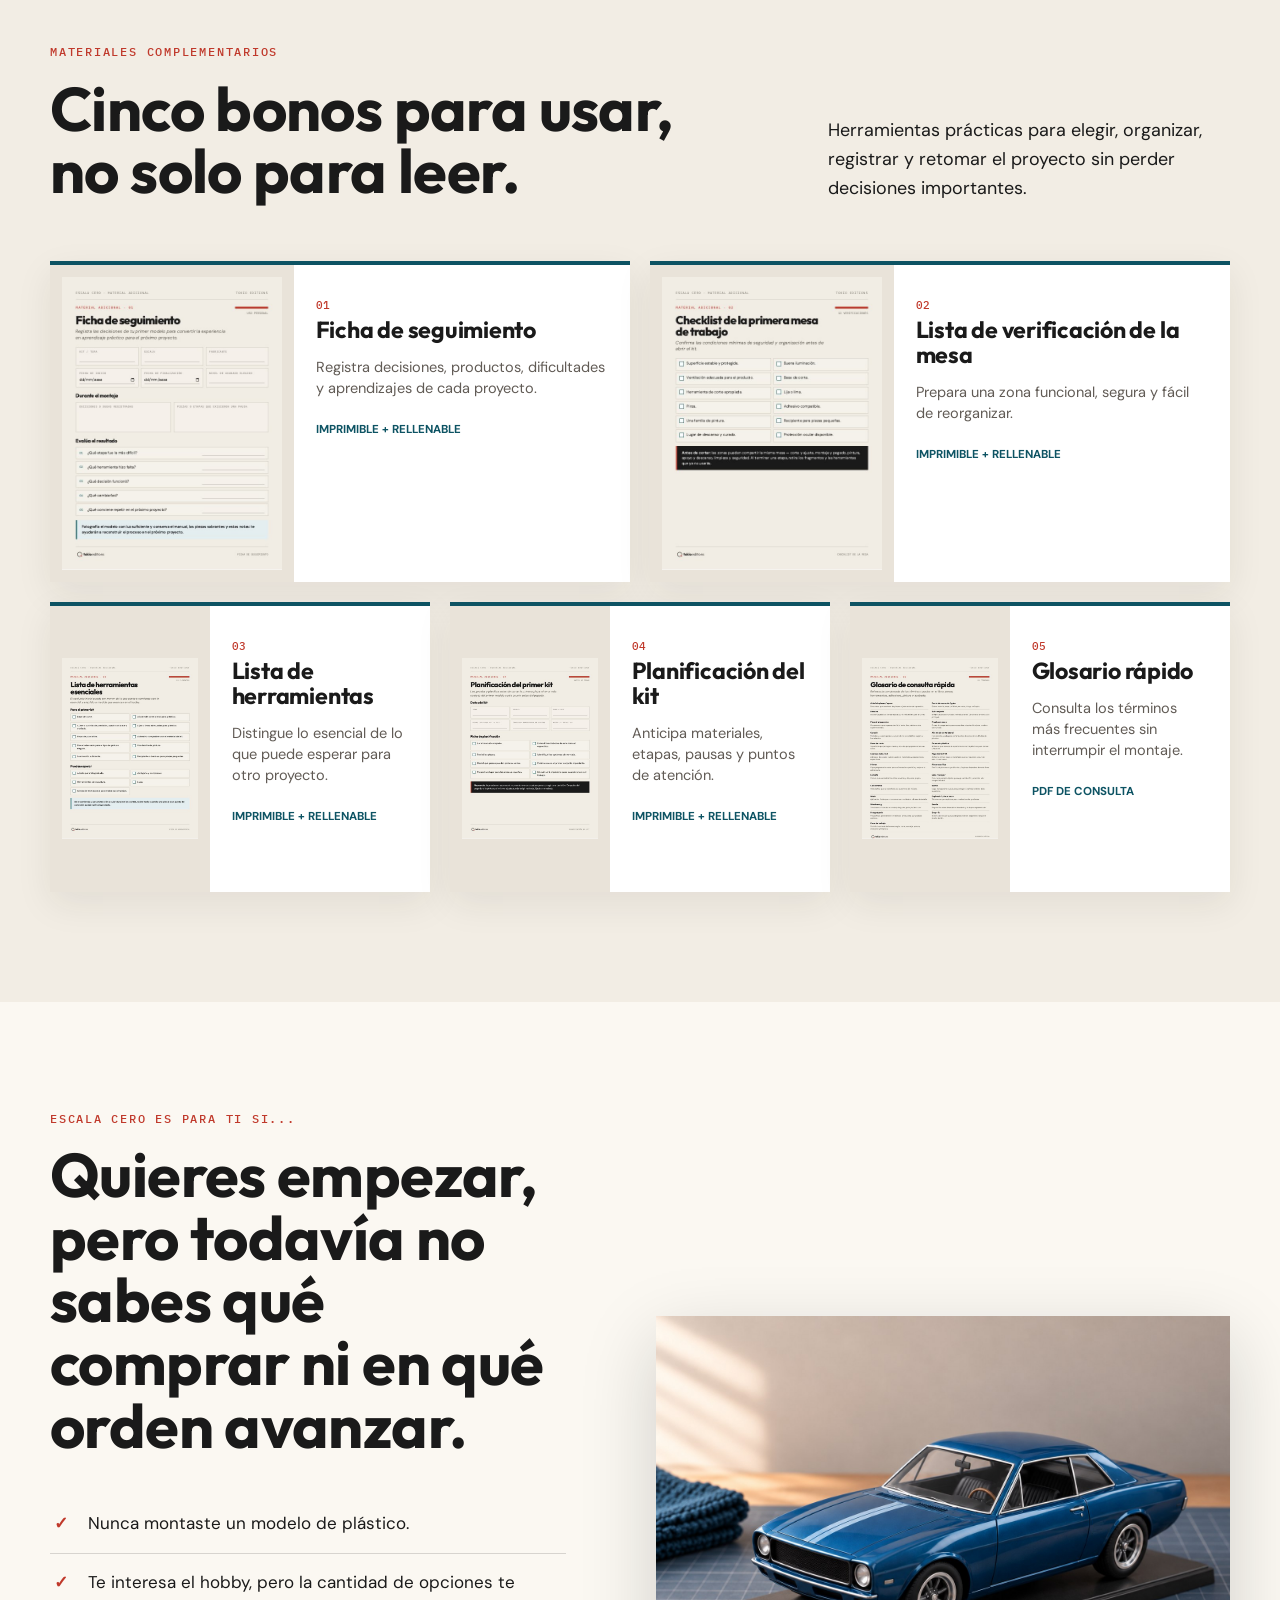
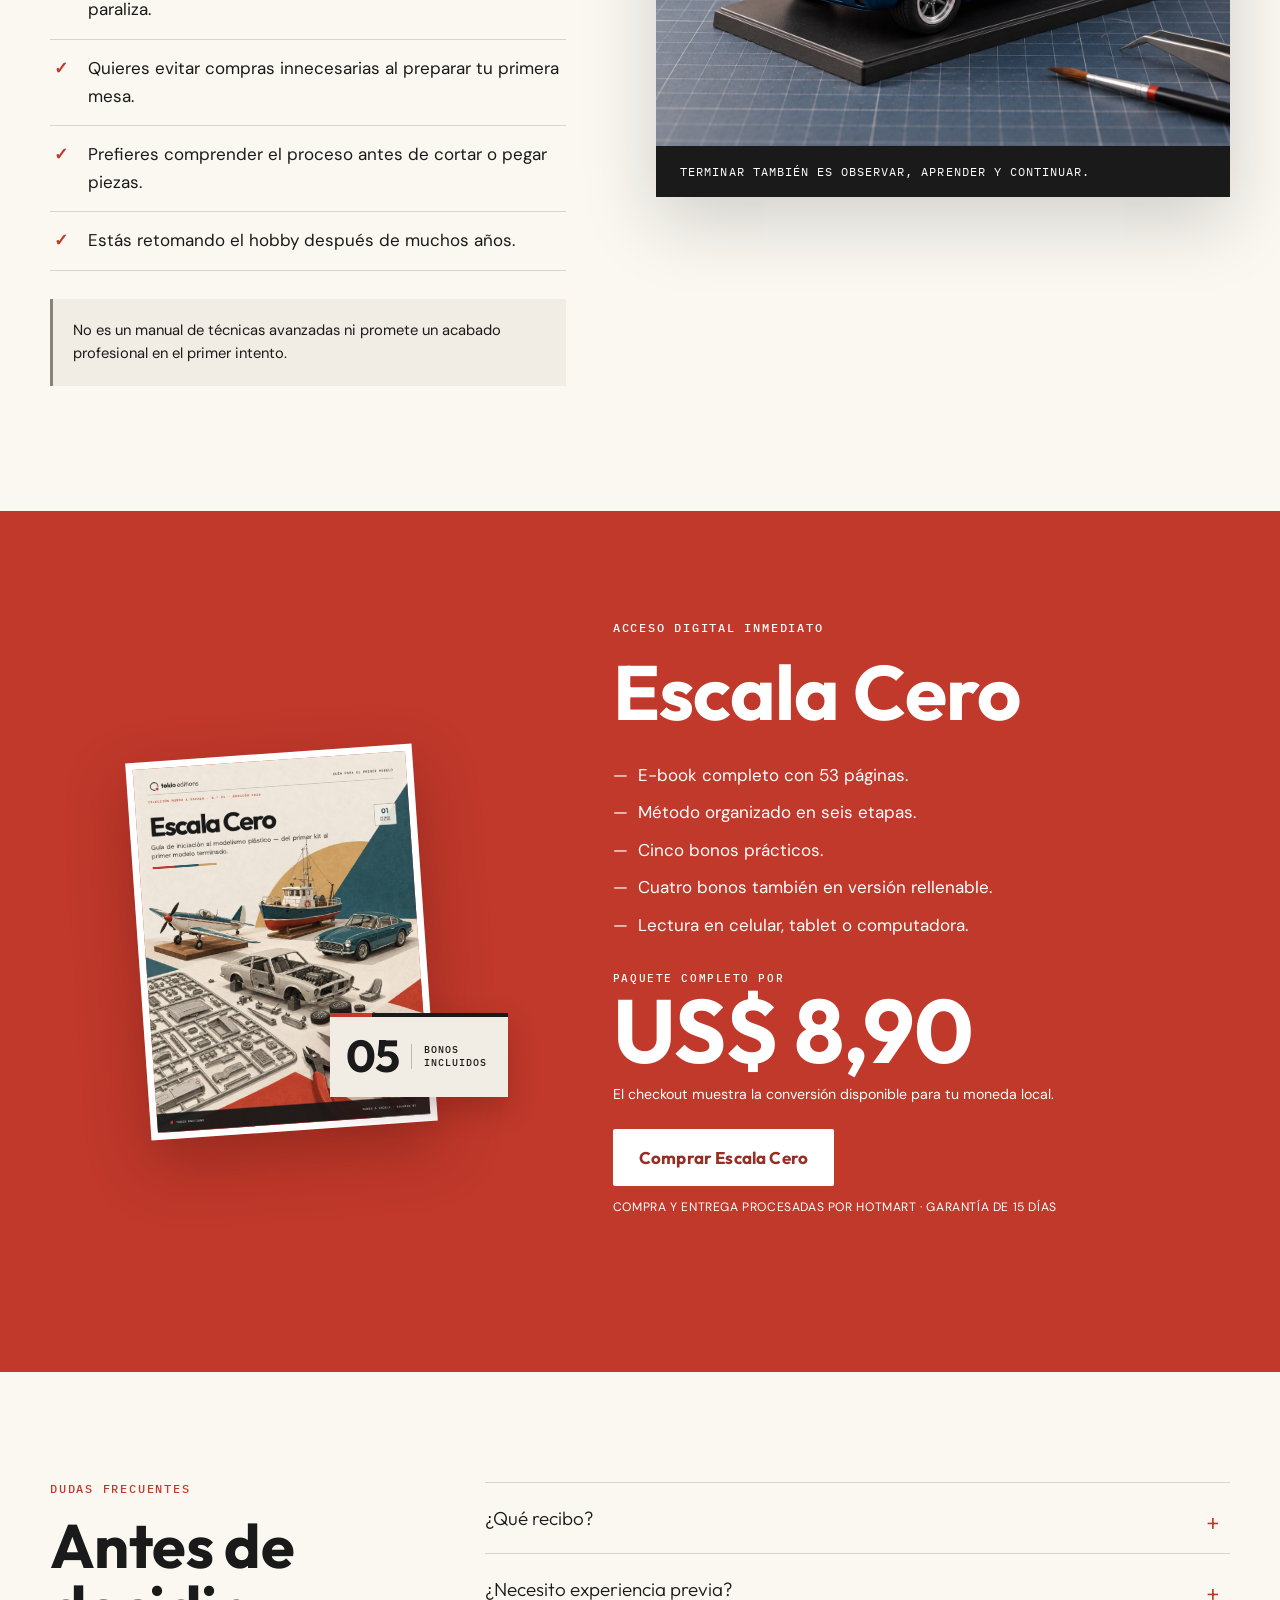
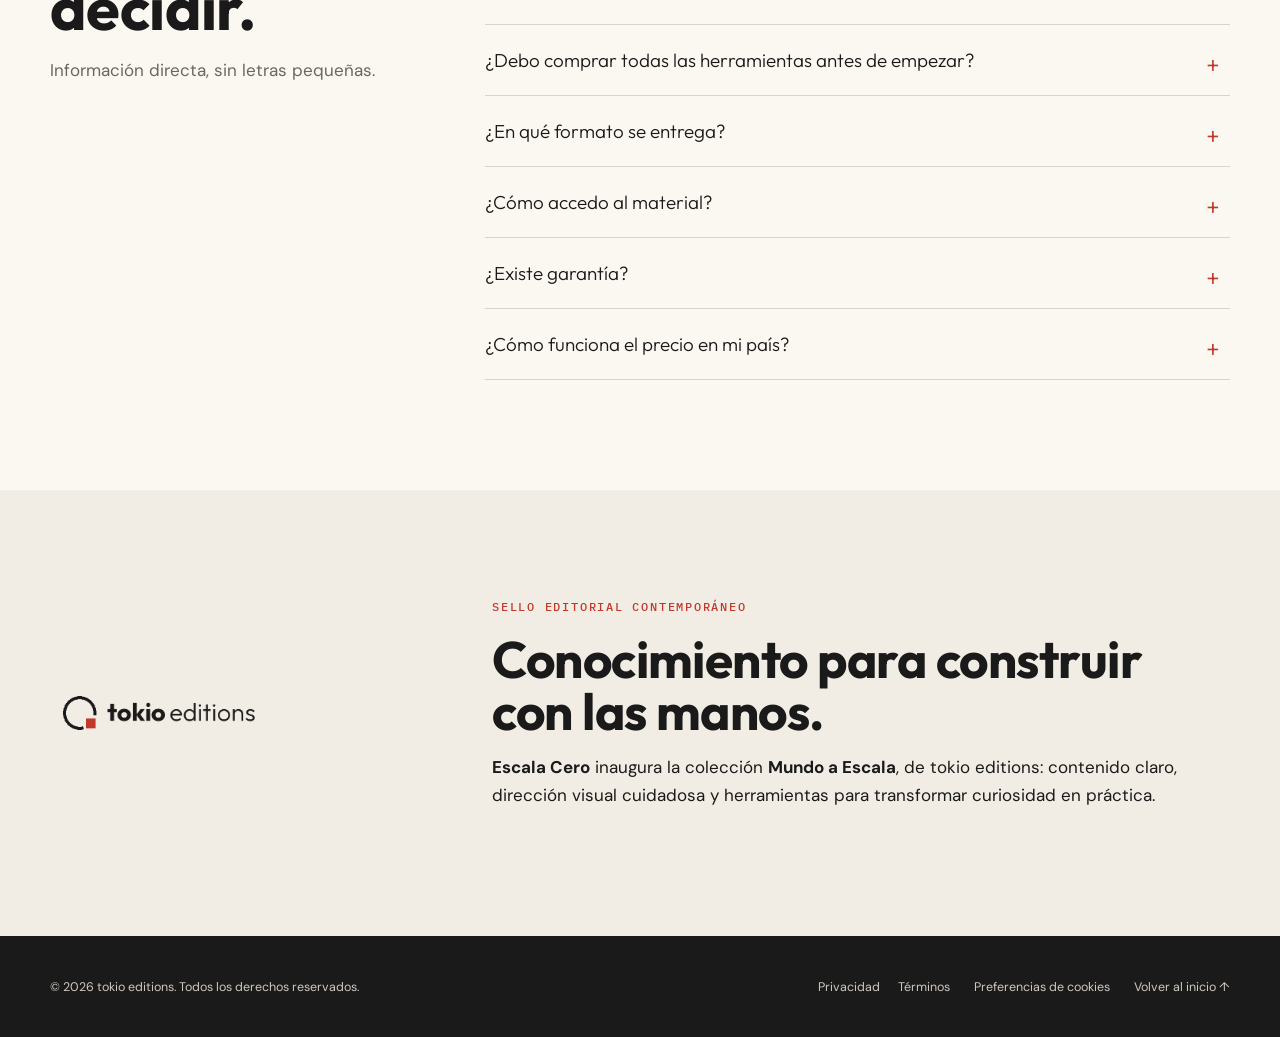
<file: escala-cero.html>
<!doctype html>
<html lang="es-419">
<head>
  <meta charset="utf-8">
  <meta name="viewport" content="width=device-width, initial-scale=1">
  <meta name="description" content="Aprende modelismo plástico desde cero con una guía clara para elegir el kit, preparar la mesa, montar, pintar y terminar tu primer modelo. Incluye 5 bonos.">
  <meta name="author" content="tokio editions">
  <meta name="robots" content="index,follow,max-image-preview:large,max-snippet:-1,max-video-preview:-1">
  <meta name="theme-color" content="#f2ede4">
  <title>Escala Cero | Modelismo plástico para principiantes</title>
  <link rel="canonical" href="https://www.tokioeditions.com/escala-cero.html">
  <link rel="alternate" hreflang="pt-BR" href="https://www.tokioeditions.com/escala-zero.html">
  <link rel="alternate" hreflang="es-419" href="https://www.tokioeditions.com/escala-cero.html">
  <link rel="alternate" hreflang="x-default" href="https://www.tokioeditions.com/escala-zero.html">
  <link rel="icon" href="assets/escala-cero/brand/favicon.png" sizes="32x32">
  <link rel="preload" href="assets/escala-cero/images/hero-horizontal-optimized.jpg" as="image" type="image/jpeg" fetchpriority="high">
  <link rel="preload" href="assets/escala-cero/fonts/outfit-700.ttf" as="font" type="font/ttf" crossorigin>
  <link rel="preload" href="assets/escala-cero/fonts/dm-sans-400.ttf" as="font" type="font/ttf" crossorigin>
  <meta property="og:type" content="book">
  <meta property="og:locale" content="es_419">
  <meta property="og:site_name" content="tokio editions">
  <meta property="og:title" content="Escala Cero — modelismo plástico para principiantes">
  <meta property="og:description" content="Una guía clara para elegir, preparar, montar y terminar tu primer modelo, con cinco bonos prácticos.">
  <meta property="og:url" content="https://www.tokioeditions.com/escala-cero.html">
  <meta property="og:image" content="https://www.tokioeditions.com/assets/escala-cero/images/hero-horizontal-optimized.jpg">
  <meta property="og:image:secure_url" content="https://www.tokioeditions.com/assets/escala-cero/images/hero-horizontal-optimized.jpg">
  <meta property="og:image:type" content="image/jpeg">
  <meta property="og:image:width" content="1680">
  <meta property="og:image:height" content="945">
  <meta property="og:image:alt" content="Modelo de automóvil parcialmente montado con piezas y herramientas organizadas sobre una mesa de trabajo">
  <meta name="twitter:card" content="summary_large_image">
  <meta name="twitter:title" content="Escala Cero — modelismo plástico para principiantes">
  <meta name="twitter:description" content="Del primer kit al primer modelo terminado con un método claro y cinco bonos prácticos.">
  <meta name="twitter:image" content="https://www.tokioeditions.com/assets/escala-cero/images/hero-horizontal-optimized.jpg">
  <meta name="twitter:image:alt" content="Modelo de automóvil parcialmente montado con piezas y herramientas organizadas sobre una mesa de trabajo">
  <link rel="stylesheet" href="escala-cero.css">
  <script src="escala-cero-config.js"></script>
  <script src="escala-cero.js" defer></script>
  <script type="application/ld+json">
  {
    "@context": "https://schema.org",
    "@graph": [
      {
        "@type": "Book",
        "@id": "https://www.tokioeditions.com/escala-cero.html#book",
        "url": "https://www.tokioeditions.com/escala-cero.html",
        "name": "Escala Cero",
        "description": "Guía de iniciación al modelismo plástico para elegir, preparar, montar y terminar el primer modelo con un método claro.",
        "inLanguage": "es-419",
        "bookFormat": "https://schema.org/EBook",
        "numberOfPages": 53,
        "image": "https://www.tokioeditions.com/assets/escala-cero/images/preview-cover.jpg",
        "publisher": {
          "@type": "Organization",
          "name": "tokio editions",
          "url": "https://www.tokioeditions.com/"
        },
        "audience": {
          "@type": "Audience",
          "audienceType": "Principiantes en modelismo plástico y adultos que retoman el hobby"
        }
      },
      {
        "@type": "FAQPage",
        "@id": "https://www.tokioeditions.com/escala-cero.html#faq",
        "mainEntity": [
          {
            "@type": "Question",
            "name": "¿Qué recibo?",
            "acceptedAnswer": {"@type": "Answer", "text": "El e-book Escala Cero con 53 páginas y cinco bonos: Ficha de seguimiento, Lista de verificación de la mesa, Lista de herramientas, Planificación del kit y Glosario rápido. Los cuatro primeros también incluyen versión rellenable."}
          },
          {
            "@type": "Question",
            "name": "¿Necesito experiencia previa?",
            "acceptedAnswer": {"@type": "Answer", "text": "No. El contenido fue creado para principiantes, personas curiosas y adultos que están retomando el hobby."}
          },
          {
            "@type": "Question",
            "name": "¿Debo comprar todas las herramientas antes de empezar?",
            "acceptedAnswer": {"@type": "Answer", "text": "No. El libro diferencia lo esencial de lo que puede esperar y ayuda a planificar según el kit, el espacio y el presupuesto."}
          },
          {
            "@type": "Question",
            "name": "¿En qué formato se entrega?",
            "acceptedAnswer": {"@type": "Answer", "text": "El e-book y los bonos se entregan como archivos PDF digitales. Podrás leerlos en celular, tablet o computadora, y los materiales prácticos podrán imprimirse."}
          },
          {
            "@type": "Question",
            "name": "¿Cómo accedo al material?",
            "acceptedAnswer": {"@type": "Answer", "text": "Después de confirmar el pago, Hotmart enviará las instrucciones de acceso al correo utilizado en la compra."}
          },
          {
            "@type": "Question",
            "name": "¿Existe garantía?",
            "acceptedAnswer": {"@type": "Answer", "text": "Sí. La compra cuenta con una garantía de 15 días, conforme a las condiciones presentadas en el checkout."}
          },
          {
            "@type": "Question",
            "name": "¿Cómo funciona el precio en mi país?",
            "acceptedAnswer": {"@type": "Answer", "text": "La página presenta el valor de referencia de US$ 8,90. El checkout informa los medios de pago y la conversión disponible para tu moneda local."}
          }
        ]
      }
    ]
  }
  </script>
</head>
<body>
  <a class="skip-link" href="#contenido">Saltar al contenido</a>

  <header class="site-header" id="inicio">
    <div class="shell header-inner">
      <a class="brand" href="#inicio" aria-label="tokio editions — inicio">
        <img src="assets/escala-cero/brand/tokio-editions-horizontal.png" alt="tokio editions" width="210" height="54">
      </a>
      <nav class="main-nav" aria-label="Navegación principal">
        <a href="#libro">El libro</a>
        <a href="#contenido-del-libro">Contenido</a>
        <a href="#bonos">Bonos</a>
        <a href="#dudas">Dudas</a>
      </nav>
      <a class="button button-small checkout-link" href="#oferta">Comprar</a>
    </div>
  </header>

  <main id="contenido">
    <section class="hero section-dark" aria-labelledby="hero-title">
      <div class="shell hero-grid">
        <div class="hero-copy">
          <p class="eyebrow light">Mundo a Escala · e-book + 5 bonos</p>
          <h1 id="hero-title">Termina tu primer modelo con un método claro.</h1>
          <p class="hero-deck">Convierte tu curiosidad por el modelismo plástico en tu primer modelo terminado, incluso si todavía no sabes qué kit, herramientas o materiales elegir.</p>
          <div class="hero-offer">
            <span>Paquete digital completo</span>
            <strong>US$ 8,90</strong>
          </div>
          <a class="button button-primary checkout-link" href="#oferta">Comprar Escala Cero</a>
          <p class="trust-line">Acceso digital · 53 páginas · 5 bonos · Garantía de 15 días</p>
        </div>
        <figure class="hero-visual">
          <img src="assets/escala-cero/images/hero-horizontal-optimized.jpg" alt="Modelo de automóvil parcialmente montado con piezas y herramientas organizadas sobre una mesa de trabajo" width="1680" height="945" fetchpriority="high">
          <figcaption><span>Del kit</span><span>al modelo terminado</span></figcaption>
        </figure>
      </div>
    </section>

    <section class="recognition section-pad" id="libro" aria-labelledby="recognition-title">
      <div class="shell recognition-grid">
        <div>
          <p class="eyebrow">Cuando empezar parece complicado</p>
          <h2 id="recognition-title">No necesitas saberlo todo. Necesitas saber cuál es el siguiente paso.</h2>
        </div>
        <div class="recognition-copy">
          <p>Frente al primer kit aparecen demasiadas decisiones al mismo tiempo: escala, herramientas, pegamento, pintura, orden de montaje y miedo a estropear una pieza.</p>
          <p><strong>Escala Cero</strong> organiza esas decisiones en una secuencia comprensible. No promete perfección instantánea: te ayuda a avanzar con criterio, reconocer errores y terminar aprendiendo.</p>
          <blockquote>La meta no es un primer modelo perfecto. Es un primer modelo terminado con decisiones conscientes.</blockquote>
        </div>
      </div>
    </section>

    <section class="product-story section-pad section-bone" aria-labelledby="product-title">
      <div class="shell product-grid">
        <div class="book-stage" aria-label="Vista previa del e-book Escala Cero">
          <figure class="book book-main"><img src="assets/escala-cero/images/preview-cover.jpg" alt="Portada real del e-book Escala Cero" width="760" height="1013"></figure>
          <figure class="book book-back"><img src="assets/escala-cero/images/preview-index.jpg" alt="Índice real del e-book Escala Cero" width="760" height="1013" loading="lazy"></figure>
        </div>
        <div class="product-copy">
          <p class="eyebrow">Una guía para usar en la bancada</p>
          <h2 id="product-title">Menos improvisación. Más claridad para avanzar.</h2>
          <p>El recorrido acompaña a quien nunca montó un kit y también a quien desea retomar el hobby sin depender de explicaciones dispersas.</p>
          <dl class="product-facts">
            <div><dt>53</dt><dd>páginas</dd></div>
            <div><dt>06</dt><dd>capítulos</dd></div>
            <div><dt>06</dt><dd>etapas</dd></div>
            <div><dt>05</dt><dd>bonos</dd></div>
          </dl>
        </div>
      </div>
    </section>

    <section class="method section-pad" id="contenido-del-libro" aria-labelledby="method-title">
      <div class="shell">
        <div class="section-heading">
          <p class="eyebrow">Del primer kit al primer modelo</p>
          <h2 id="method-title">Un proceso visible, etapa por etapa.</h2>
          <p>Cada decisión prepara la siguiente. El método orienta el proyecto sin convertirlo en una secuencia rígida.</p>
        </div>

        <div class="assembly-line">
          <div class="assembly-rail" aria-hidden="true"></div>
          <article class="assembly-step"><span class="step-no">01</span><div><h3>Elegir</h3><p>Tema, escala, material, complejidad, presupuesto y espacio.</p></div></article>
          <article class="assembly-step"><span class="step-no">02</span><div><h3>Preparar</h3><p>Mesa, herramientas, iluminación, limpieza y seguridad.</p></div></article>
          <article class="assembly-step"><span class="step-no">03</span><div><h3>Planificar</h3><p>Manual, inventario, secuencia y pruebas antes de pegar.</p></div></article>
          <article class="assembly-step"><span class="step-no">04</span><div><h3>Montar</h3><p>Separar, limpiar, probar, unir, alinear y dejar curar.</p></div></article>
          <article class="assembly-step"><span class="step-no">05</span><div><h3>Finalizar</h3><p>Preparar superficies, aplicar color, marcas y protección.</p></div></article>
          <article class="assembly-step"><span class="step-no">06</span><div><h3>Evaluar</h3><p>Reconocer lo aprendido y preparar el próximo proyecto.</p></div></article>
        </div>

        <figure class="method-visual">
          <img src="assets/escala-cero/images/method-six-stages-optimized.jpg" alt="Seis escenas muestran la elección del kit, la preparación de herramientas, la organización de piezas, el montaje, la pintura y el automóvil terminado" width="1122" height="1402" loading="lazy">
          <figcaption>Seis etapas conectadas: elegir, preparar, planificar, montar, finalizar y evaluar.</figcaption>
        </figure>
      </div>
    </section>

    <section class="inside section-pad section-ink" aria-labelledby="inside-title">
      <div class="shell">
        <div class="section-heading light-heading">
          <p class="eyebrow light">Mira antes de comprar</p>
          <h2 id="inside-title">Páginas reales del e-book.</h2>
          <p>Sin interfaces simuladas: estas imágenes provienen del PDF que recibirás.</p>
        </div>
        <div class="preview-grid">
          <figure><img src="assets/escala-cero/images/preview-cover.jpg" alt="Portada de Escala Cero" width="760" height="1013" loading="lazy"><figcaption>Portada</figcaption></figure>
          <figure><img src="assets/escala-cero/images/preview-index.jpg" alt="Índice de Escala Cero" width="760" height="1013" loading="lazy"><figcaption>Índice</figcaption></figure>
          <figure><img src="assets/escala-cero/images/preview-method.jpg" alt="Página sobre el proceso general de montaje" width="760" height="1013" loading="lazy"><figcaption>Método</figcaption></figure>
          <figure><img src="assets/escala-cero/images/preview-workspace.jpg" alt="Página sobre la preparación de la mesa de trabajo" width="760" height="1013" loading="lazy"><figcaption>Preparación</figcaption></figure>
        </div>
      </div>
    </section>

    <section class="bonuses section-pad section-bone" id="bonos" aria-labelledby="bonuses-title">
      <div class="shell">
        <div class="section-heading split-heading">
          <div><p class="eyebrow">Materiales complementarios</p><h2 id="bonuses-title">Cinco bonos para usar, no solo para leer.</h2></div>
          <p>Herramientas prácticas para elegir, organizar, registrar y retomar el proyecto sin perder decisiones importantes.</p>
        </div>
        <div class="bonus-grid">
          <article class="bonus-card featured"><img src="assets/escala-cero/images/bonus-01.jpg" alt="Vista previa de la Ficha de seguimiento" width="520" height="693" loading="lazy"><div><span>01</span><h3>Ficha de seguimiento</h3><p>Registra decisiones, productos, dificultades y aprendizajes de cada proyecto.</p><b>Imprimible + rellenable</b></div></article>
          <article class="bonus-card"><img src="assets/escala-cero/images/bonus-02.jpg" alt="Vista previa de la Lista de verificación de la mesa de trabajo" width="520" height="693" loading="lazy"><div><span>02</span><h3>Lista de verificación de la mesa</h3><p>Prepara una zona funcional, segura y fácil de reorganizar.</p><b>Imprimible + rellenable</b></div></article>
          <article class="bonus-card"><img src="assets/escala-cero/images/bonus-03.jpg" alt="Vista previa de la Lista de herramientas" width="520" height="693" loading="lazy"><div><span>03</span><h3>Lista de herramientas</h3><p>Distingue lo esencial de lo que puede esperar para otro proyecto.</p><b>Imprimible + rellenable</b></div></article>
          <article class="bonus-card"><img src="assets/escala-cero/images/bonus-04.jpg" alt="Vista previa de la Planificación del kit" width="520" height="693" loading="lazy"><div><span>04</span><h3>Planificación del kit</h3><p>Anticipa materiales, etapas, pausas y puntos de atención.</p><b>Imprimible + rellenable</b></div></article>
          <article class="bonus-card"><img src="assets/escala-cero/images/bonus-05.jpg" alt="Vista previa del Glosario rápido" width="520" height="693" loading="lazy"><div><span>05</span><h3>Glosario rápido</h3><p>Consulta los términos más frecuentes sin interrumpir el montaje.</p><b>PDF de consulta</b></div></article>
        </div>
      </div>
    </section>

    <section class="for-you section-pad" aria-labelledby="for-you-title">
      <div class="shell for-you-grid">
        <div class="for-you-copy">
          <p class="eyebrow">Escala Cero es para ti si...</p>
          <h2 id="for-you-title">Quieres empezar, pero todavía no sabes qué comprar ni en qué orden avanzar.</h2>
          <ul class="check-list">
            <li>Nunca montaste un modelo de plástico.</li>
            <li>Te interesa el hobby, pero la cantidad de opciones te paraliza.</li>
            <li>Quieres evitar compras innecesarias al preparar tu primera mesa.</li>
            <li>Prefieres comprender el proceso antes de cortar o pegar piezas.</li>
            <li>Estás retomando el hobby después de muchos años.</li>
          </ul>
          <p class="not-for">No es un manual de técnicas avanzadas ni promete un acabado profesional en el primer intento.</p>
        </div>
        <figure class="final-visual">
          <img src="assets/escala-cero/images/final-model-optimized.jpg" alt="Modelo terminado de un cupé clásico azul petróleo expuesto sobre una base en la mesa de modelismo" width="1448" height="1086" loading="lazy">
          <figcaption>Terminar también es observar, aprender y continuar.</figcaption>
        </figure>
      </div>
    </section>

    <section class="offer section-pad section-red" id="oferta" aria-labelledby="offer-title">
      <div class="shell offer-grid">
        <div class="offer-art" aria-hidden="true">
          <img src="assets/escala-cero/images/preview-cover.jpg" alt="" width="760" height="1013" loading="lazy">
          <div class="bonus-stack"><span>05</span><small>bonos incluidos</small></div>
        </div>
        <div class="offer-copy">
          <p class="eyebrow light">Acceso digital inmediato</p>
          <h2 id="offer-title">Escala Cero</h2>
          <ul>
            <li>E-book completo con 53 páginas.</li>
            <li>Método organizado en seis etapas.</li>
            <li>Cinco bonos prácticos.</li>
            <li>Cuatro bonos también en versión rellenable.</li>
            <li>Lectura en celular, tablet o computadora.</li>
          </ul>
          <div class="price"><span>Paquete completo por</span><strong>US$ 8,90</strong><small>El checkout muestra la conversión disponible para tu moneda local.</small></div>
          <a class="button button-light checkout-link" href="#oferta">Comprar Escala Cero</a>
          <p class="offer-trust">Compra y entrega procesadas por Hotmart · Garantía de 15 días</p>
          <p class="checkout-status" id="checkout-status" role="status" aria-live="polite"></p>
        </div>
      </div>
    </section>

    <section class="faq section-pad" id="dudas" aria-labelledby="faq-title">
      <div class="shell faq-grid">
        <div class="faq-intro"><p class="eyebrow">Dudas frecuentes</p><h2 id="faq-title">Antes de decidir.</h2><p>Información directa, sin letras pequeñas.</p></div>
        <div class="faq-list">
          <details><summary>¿Qué recibo?</summary><p>El e-book Escala Cero con 53 páginas y cinco bonos: Ficha de seguimiento, Lista de verificación de la mesa, Lista de herramientas, Planificación del kit y Glosario rápido. Los cuatro primeros también incluyen versión rellenable.</p></details>
          <details><summary>¿Necesito experiencia previa?</summary><p>No. El contenido fue creado para principiantes, personas curiosas y adultos que están retomando el hobby.</p></details>
          <details><summary>¿Debo comprar todas las herramientas antes de empezar?</summary><p>No. El libro diferencia lo esencial de lo que puede esperar y ayuda a planificar según el kit, el espacio y el presupuesto.</p></details>
          <details><summary>¿En qué formato se entrega?</summary><p>El e-book y los bonos se entregan como archivos PDF digitales. Podrás leerlos en celular, tablet o computadora, y los materiales prácticos podrán imprimirse.</p></details>
          <details><summary>¿Cómo accedo al material?</summary><p>Después de confirmar el pago, Hotmart enviará las instrucciones de acceso al correo utilizado en la compra.</p></details>
          <details><summary>¿Existe garantía?</summary><p>Sí. La compra cuenta con una garantía de 15 días, conforme a las condiciones presentadas en el checkout.</p></details>
          <details><summary>¿Cómo funciona el precio en mi país?</summary><p>La página presenta el valor de referencia de US$ 8,90. El checkout informa los medios de pago y la conversión disponible para tu moneda local.</p></details>
        </div>
      </div>
    </section>

    <section class="publisher section-pad section-bone" aria-labelledby="publisher-title">
      <div class="shell publisher-grid">
        <img src="assets/escala-cero/brand/tokio-editions-horizontal.png" alt="tokio editions" width="300" height="77" loading="lazy">
        <div><p class="eyebrow">Sello editorial contemporáneo</p><h2 id="publisher-title">Conocimiento para construir con las manos.</h2><p><strong>Escala Cero</strong> inaugura la colección <strong>Mundo a Escala</strong>, de tokio editions: contenido claro, dirección visual cuidadosa y herramientas para transformar curiosidad en práctica.</p></div>
      </div>
    </section>
  </main>

  <footer class="site-footer">
    <div class="shell footer-inner">
      <p>© <span id="year">2026</span> tokio editions. Todos los derechos reservados.</p>
      <div><a href="https://www.tokioeditions.com/privacidade.html">Privacidad</a><a href="https://www.tokioeditions.com/escala-cero-terminos.html">Términos</a><button type="button" id="cookie-preferences">Preferencias de cookies</button><a href="#inicio">Volver al inicio ↑</a></div>
    </div>
  </footer>

  <aside class="cookie-panel" id="cookie-panel" aria-labelledby="cookie-title" hidden>
    <div><strong id="cookie-title">Tu privacidad, bajo tu control.</strong><p>Usamos medición opcional para entender el rendimiento de esta página. Solo se activa con tu permiso.</p></div>
    <div class="cookie-actions"><button class="button button-small button-outline" type="button" data-cookie="reject">Solo necesarias</button><button class="button button-small button-primary" type="button" data-cookie="accept">Aceptar medición</button></div>
  </aside>
</body>
</html>
</file>
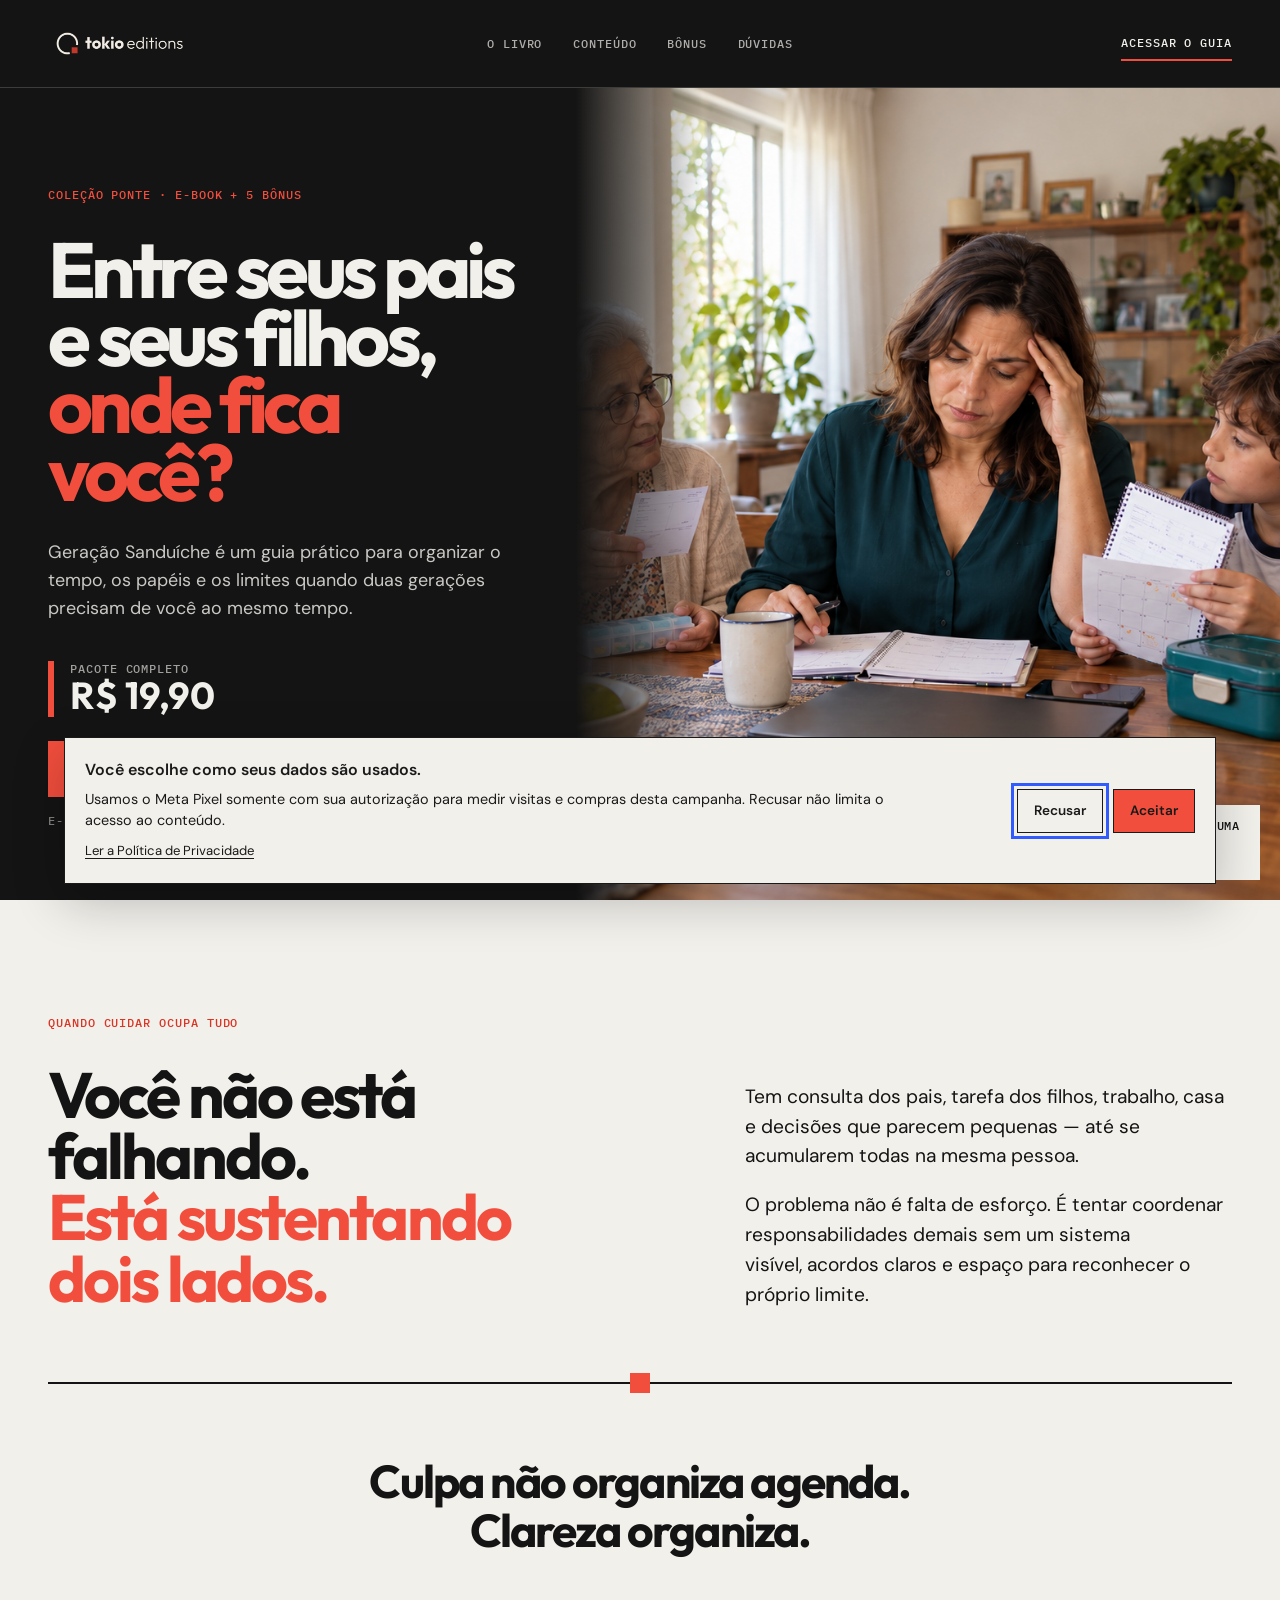
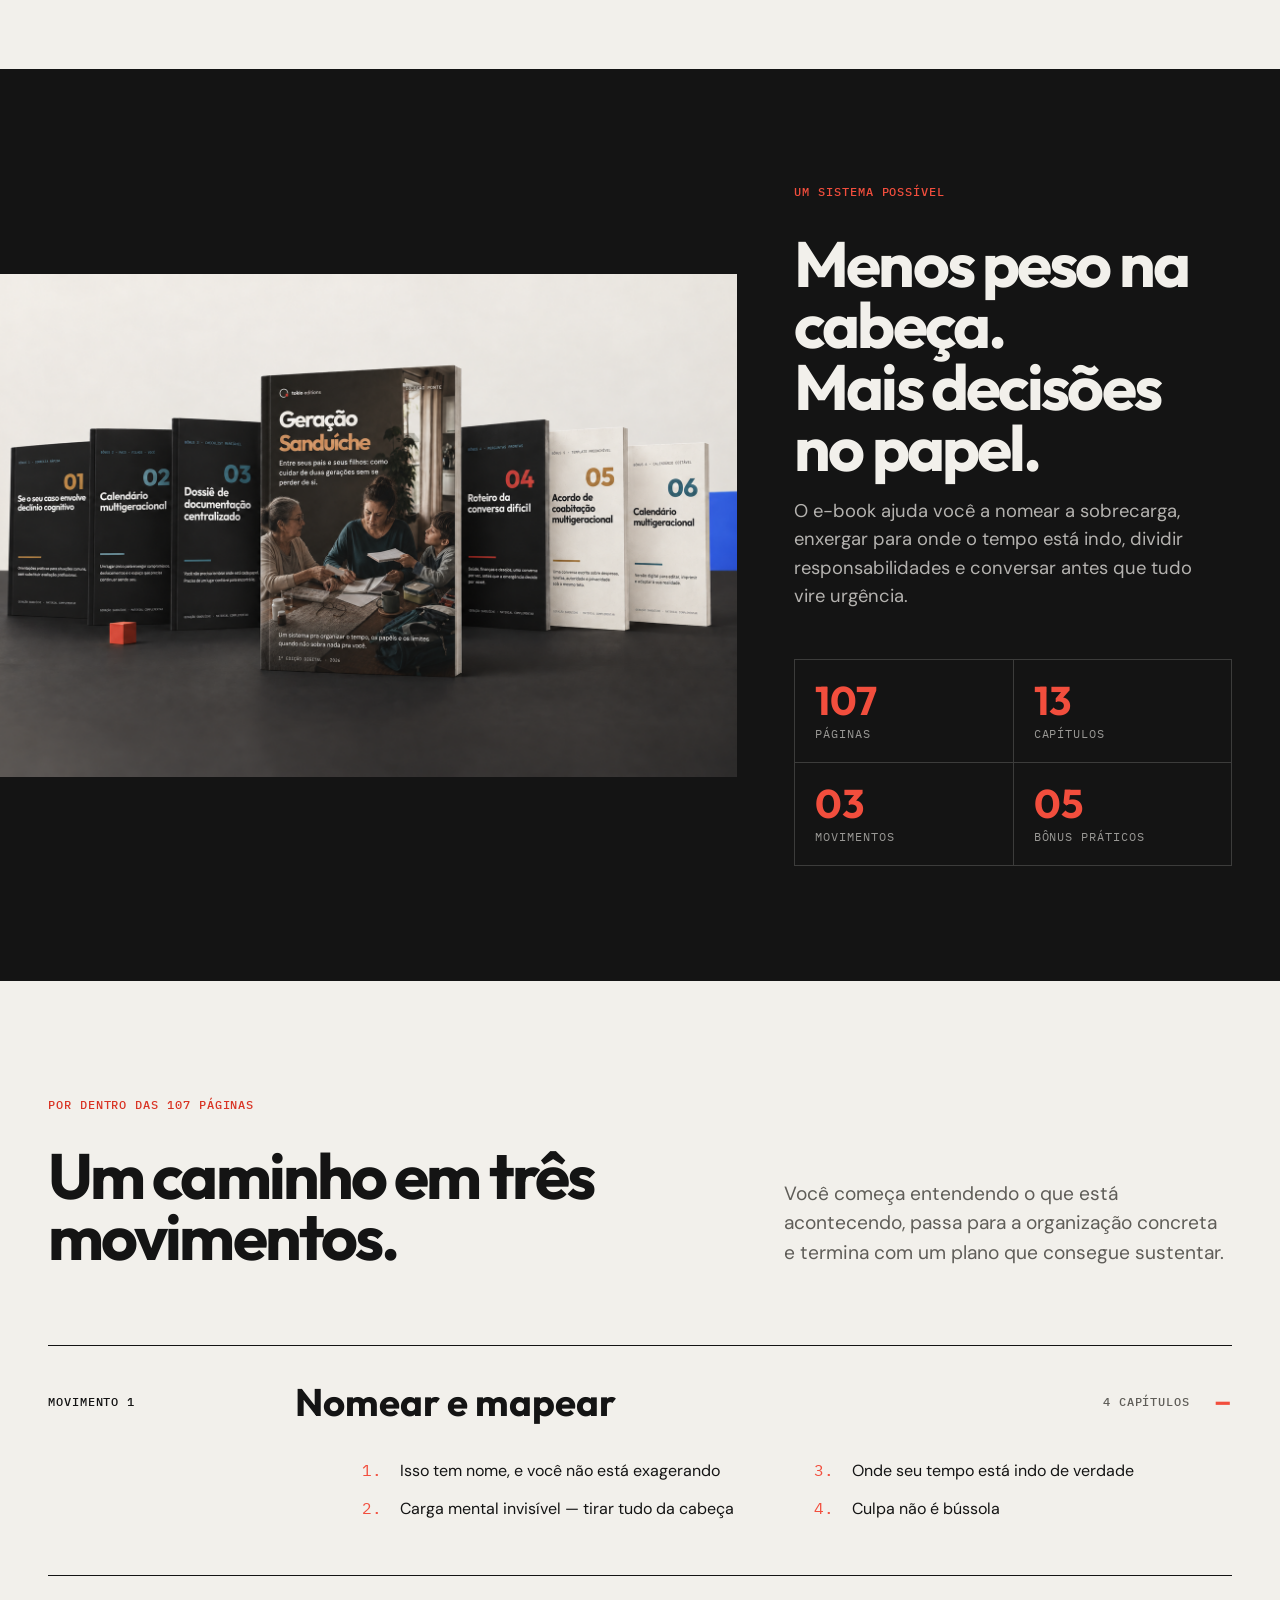
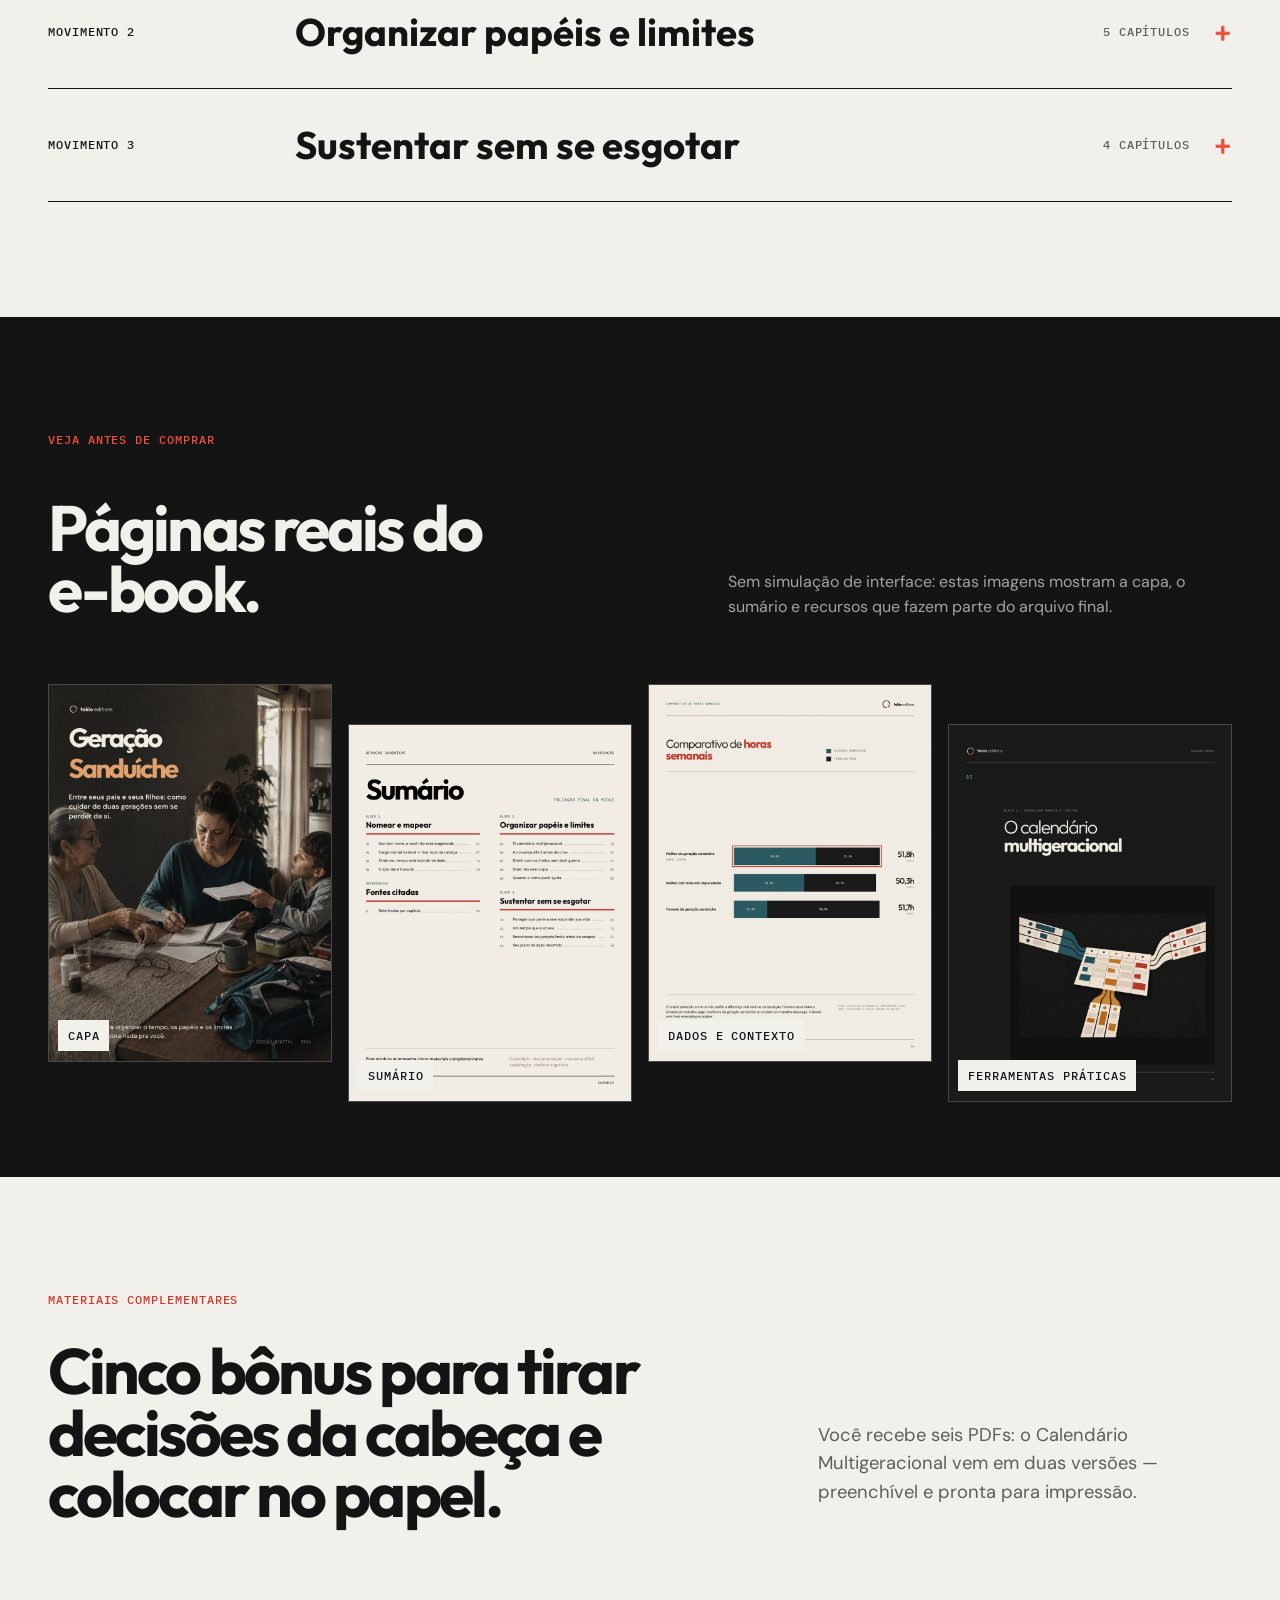
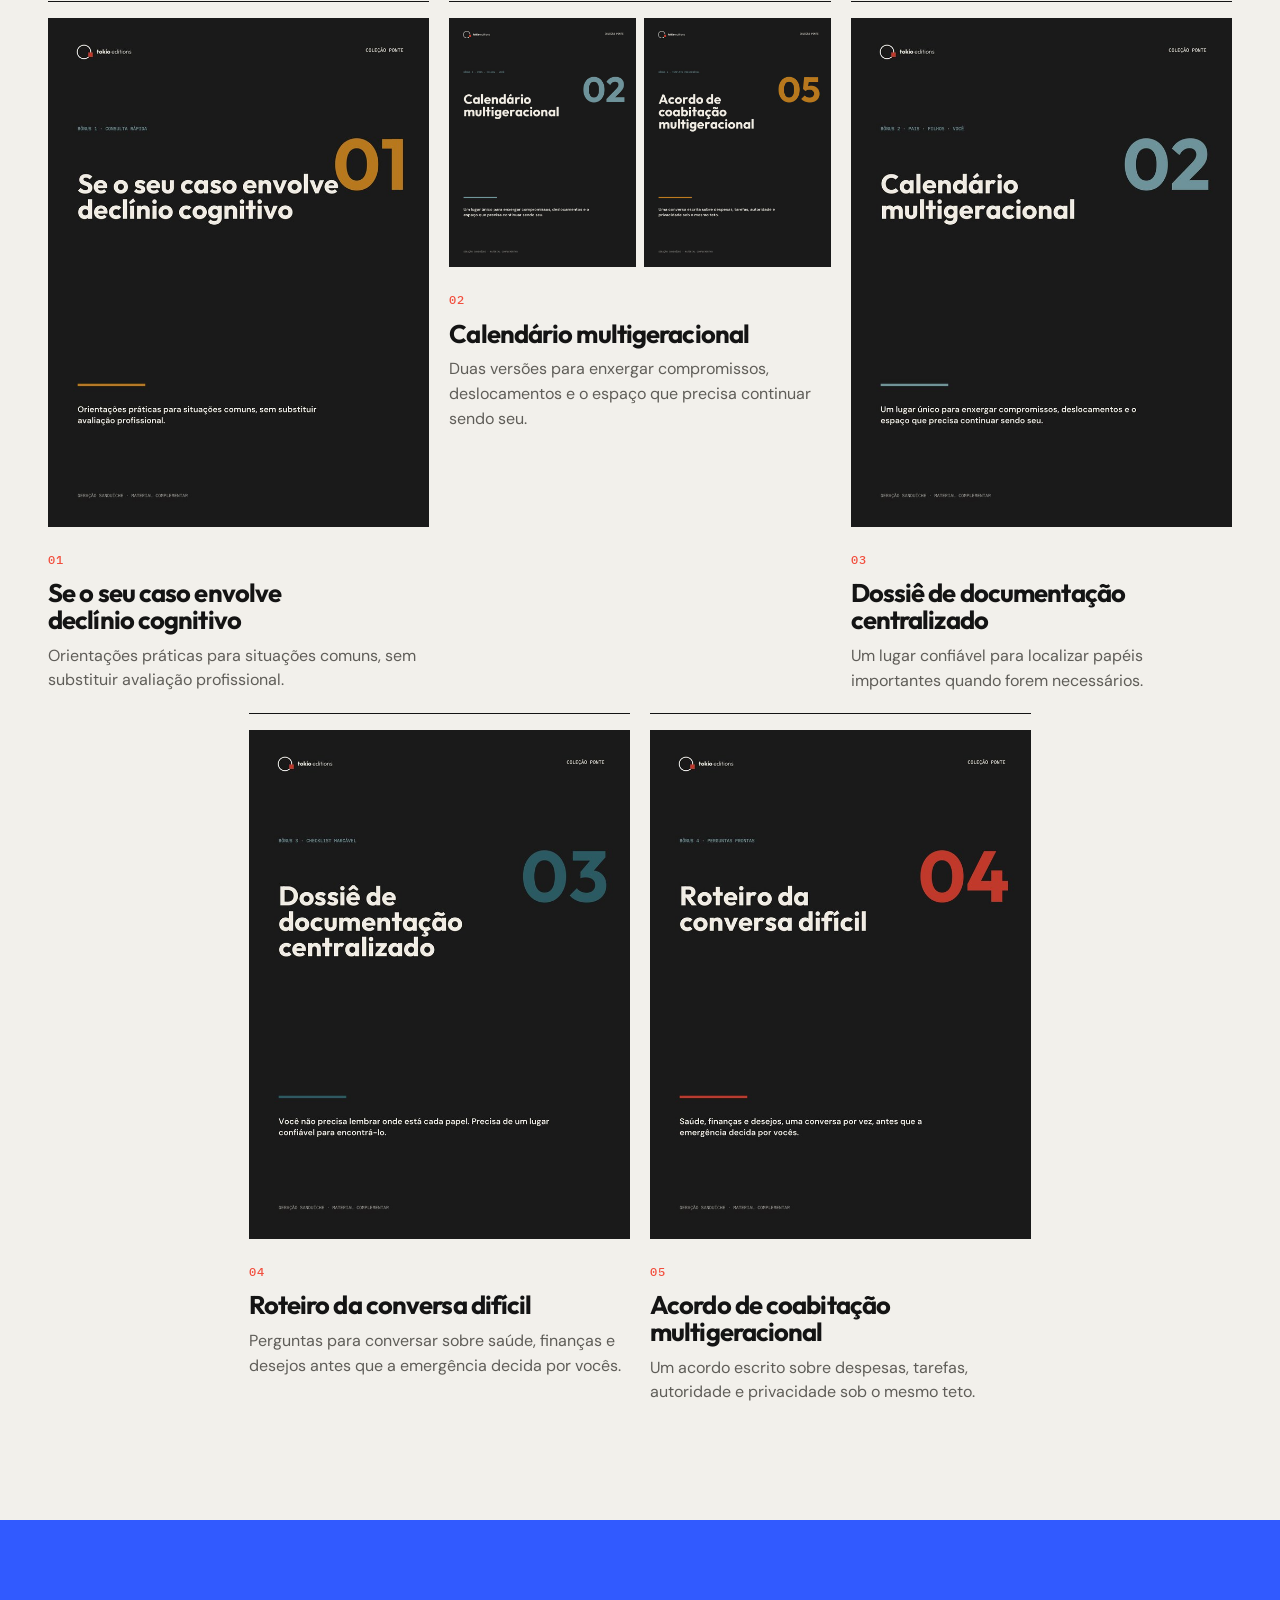
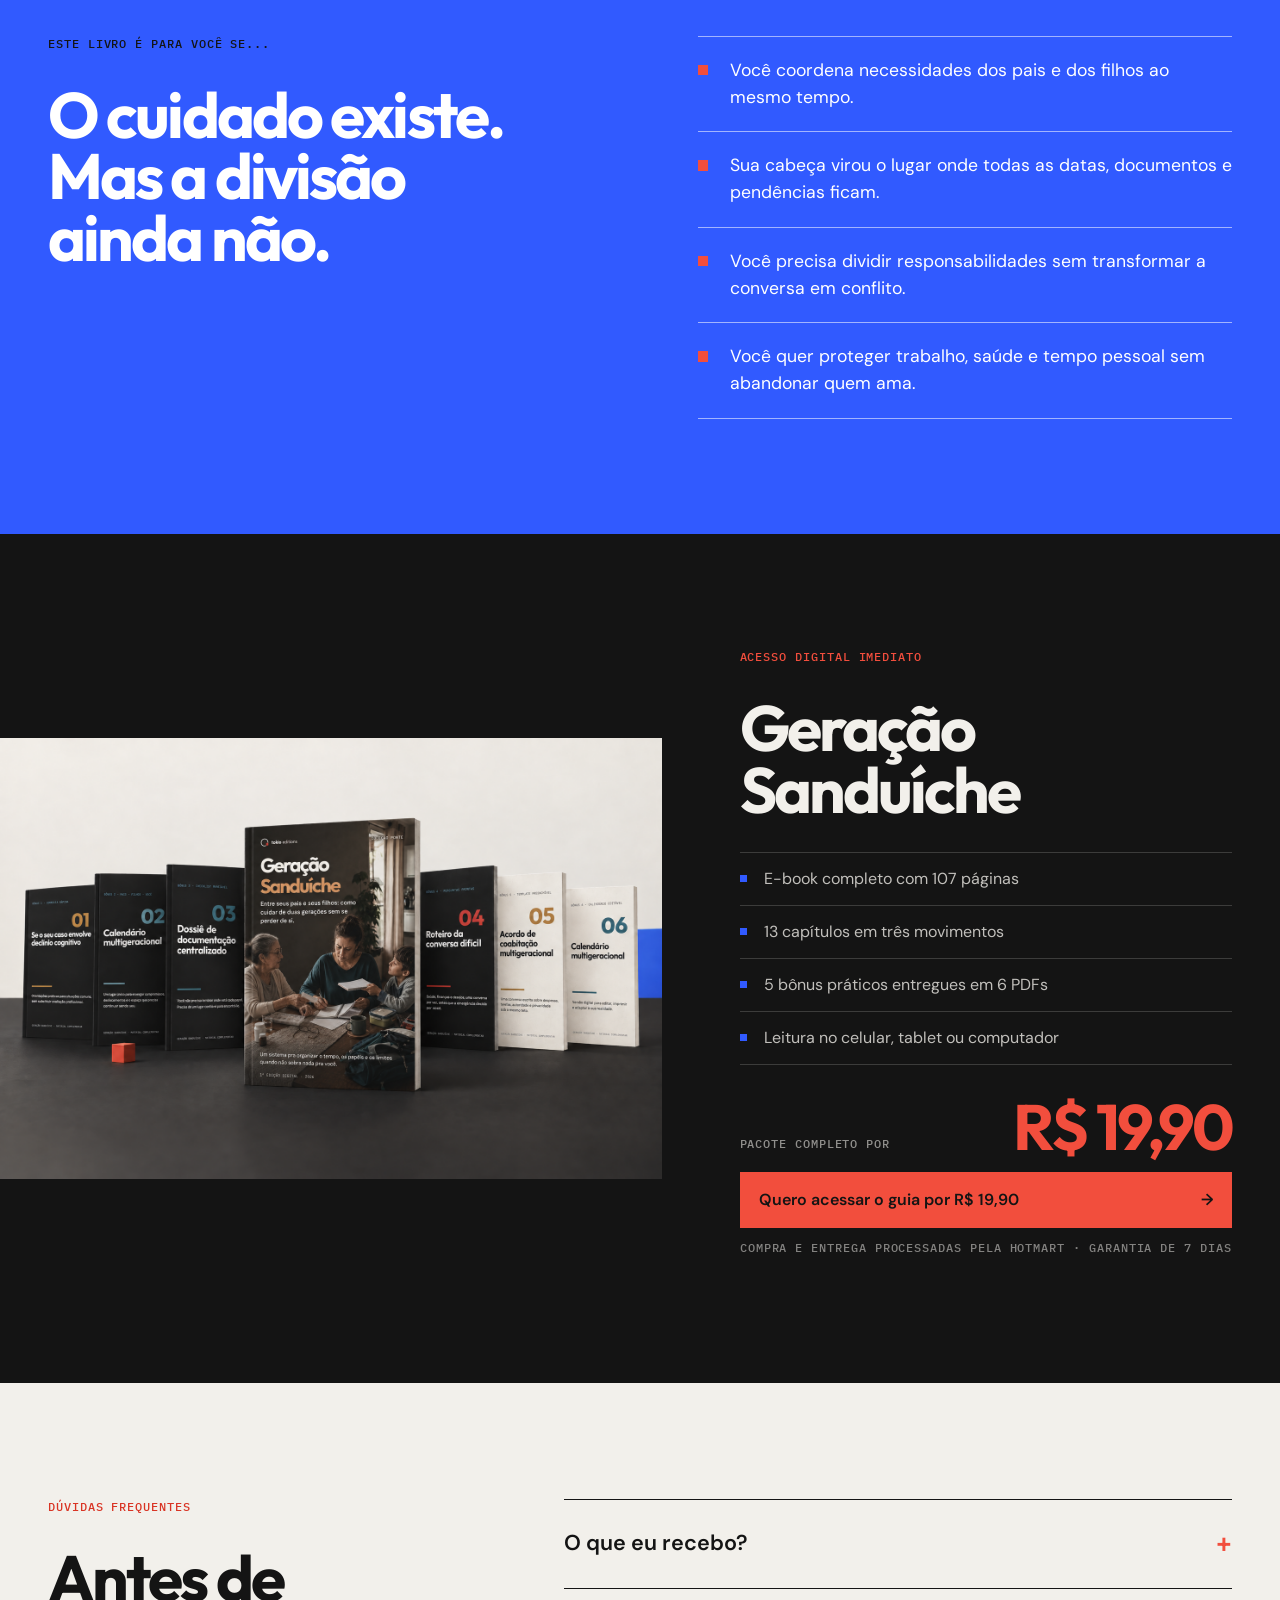
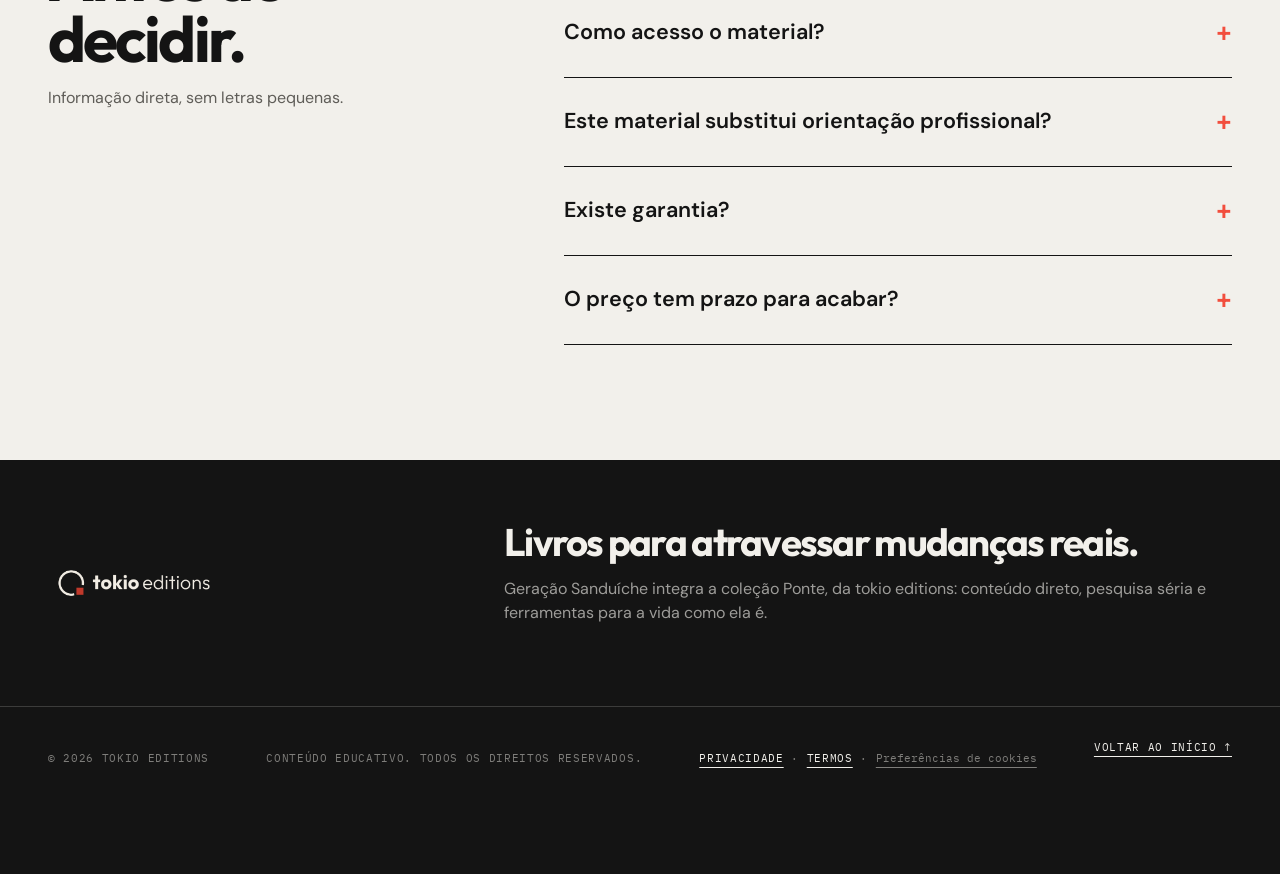
<file: geracao-sanduiche.html>
<!doctype html>
<html lang="pt-BR">
  <head>
    <meta charset="utf-8" />
    <meta name="viewport" content="width=device-width, initial-scale=1" />
    <title>Geração Sanduíche — e-book + 5 bônus | tokio editions</title>
    <meta name="description" content="Um guia prático para organizar tempo, papéis e limites entre pais e filhos. E-book de 107 páginas + 5 bônus por R$ 19,90." />
    <meta name="author" content="tokio editions" />
    <meta name="robots" content="index, follow, max-image-preview:large" />
    <meta name="theme-color" content="#141414" />
    <link rel="canonical" href="https://www.tokioeditions.com/geracao-sanduiche.html" />
    <meta property="og:locale" content="pt_BR" />
    <meta property="og:type" content="product" />
    <meta property="og:site_name" content="tokio editions" />
    <meta property="og:url" content="https://www.tokioeditions.com/geracao-sanduiche.html" />
    <meta property="og:title" content="Geração Sanduíche — e-book + 5 bônus" />
    <meta property="og:description" content="Organize tempo, papéis e limites entre pais e filhos. Pacote digital completo por R$ 19,90." />
    <meta property="og:image" content="https://www.tokioeditions.com/assets/geracao-sanduiche/produto/hotmart-pagina-produto-banner-1200x630.png" />
    <meta property="og:image:width" content="1200" />
    <meta property="og:image:height" content="630" />
    <meta property="og:image:alt" content="Geração Sanduíche, e-book e cinco bônus da tokio editions" />
    <meta name="twitter:card" content="summary_large_image" />
    <meta name="twitter:title" content="Geração Sanduíche — e-book + 5 bônus" />
    <meta name="twitter:description" content="Um guia prático para organizar a sobrecarga entre pais e filhos." />
    <meta name="twitter:image" content="https://www.tokioeditions.com/assets/geracao-sanduiche/produto/hotmart-pagina-produto-banner-1200x630.png" />
    <link rel="icon" type="image/svg+xml" href="data:image/svg+xml,%3Csvg xmlns='http://www.w3.org/2000/svg' viewBox='0 0 64 64'%3E%3Crect width='64' height='64' rx='14' fill='%23141414'/%3E%3Cpath d='M13 32h13' stroke='%23F2F0EB' stroke-width='5'/%3E%3Cpath d='M38 32h13' stroke='%23F2F0EB' stroke-width='5'/%3E%3Crect x='27' y='27' width='10' height='10' fill='%23F24E3D'/%3E%3C/svg%3E" />
    <link rel="stylesheet" href="geracao-sanduiche.css" />
    <link rel="stylesheet" href="privacy-consent.css" />
    <script type="application/ld+json">
      {
        "@context": "https://schema.org",
        "@type": "Product",
        "name": "Geração Sanduíche — e-book + 5 bônus",
        "description": "Guia digital de 107 páginas para organizar tempo, papéis e limites entre pais e filhos, acompanhado de cinco bônus práticos.",
        "brand": { "@type": "Brand", "name": "tokio editions" },
        "image": "https://www.tokioeditions.com/assets/geracao-sanduiche/produto/mockup-pacote-geracao-sanduiche.png",
        "offers": {
          "@type": "Offer",
          "priceCurrency": "BRL",
          "price": "19.90",
          "availability": "https://schema.org/InStock",
          "url": "https://pay.hotmart.com/S107588415M"
        }
      }
    </script>
  </head>
  <body>
    <a class="skip-link" href="#conteudo">Pular para o conteúdo</a>
    <header class="site-header">
      <a class="brand" href="#inicio" aria-label="tokio editions — início">
        <img src="assets/geracao-sanduiche/marca/tokio-editions_horizontal-reverso_2400px.png" alt="tokio editions" width="2400" height="619" />
      </a>
      <button class="menu-toggle" type="button" aria-expanded="false" aria-controls="site-nav">
        <span class="sr-only">Abrir menu</span><span></span><span></span>
      </button>
      <nav class="site-nav" id="site-nav" aria-label="Navegação principal">
        <a href="#livro">O livro</a>
        <a href="#conteudo-do-livro">Conteúdo</a>
        <a href="#bonus">Bônus</a>
        <a href="#duvidas">Dúvidas</a>
      </nav>
      <a class="header-cta" href="https://pay.hotmart.com/S107588415M" data-checkout>Acessar o guia</a>
    </header>

    <main id="conteudo">
      <section class="hero" id="inicio" aria-labelledby="hero-title">
        <div class="hero-copy">
          <p class="eyebrow">Coleção Ponte · e-book + 5 bônus</p>
          <h1 id="hero-title">Entre seus pais<br />e seus filhos,<br /><span>onde fica você?</span></h1>
          <p class="hero-lede">Geração Sanduíche é um guia prático para organizar o tempo, os papéis e os limites quando duas gerações precisam de você ao mesmo tempo.</p>
          <div class="hero-offer">
            <div>
              <span class="price-label">Pacote completo</span>
              <strong>R$ 19,90</strong>
            </div>
            <a class="button button-primary" href="https://pay.hotmart.com/S107588415M" data-checkout>Quero acessar o guia por R$ 19,90 <span aria-hidden="true">→</span></a>
          </div>
          <p class="purchase-note">E-book + 5 bônus · acesso imediato · garantia de 7 dias</p>
        </div>
        <figure class="hero-media">
          <img src="assets/geracao-sanduiche/hero/hero-geracao-sanduiche-principal.png" alt="Mulher à mesa entre a mãe idosa, com medicamentos, e o filho, com tarefas escolares" width="1586" height="992" fetchpriority="high" />
          <figcaption>Duas gerações. Uma agenda. E a sua vida no meio.</figcaption>
        </figure>
      </section>

      <section class="recognition section-pad" id="livro" aria-labelledby="recognition-title">
        <div class="section-shell recognition-grid">
          <div class="section-heading reveal">
            <p class="eyebrow dark">Quando cuidar ocupa tudo</p>
            <h2 id="recognition-title">Você não está falhando.<br /><span>Está sustentando dois lados.</span></h2>
          </div>
          <div class="recognition-copy reveal">
            <p>Tem consulta dos pais, tarefa dos filhos, trabalho, casa e decisões que parecem pequenas — até se acumularem todas na mesma pessoa.</p>
            <p>O problema não é falta de esforço. É tentar coordenar responsabilidades demais sem um sistema visível, acordos claros e espaço para reconhecer o próprio limite.</p>
          </div>
          <div class="convergence" aria-hidden="true">
            <span></span><i></i><span></span>
          </div>
          <p class="recognition-statement reveal">Culpa não organiza agenda.<br />Clareza organiza.</p>
        </div>
      </section>

      <section class="product section-pad" aria-labelledby="product-title">
        <div class="section-shell product-grid">
          <figure class="product-mockup reveal">
            <img src="assets/geracao-sanduiche/produto/mockup-pacote-geracao-sanduiche.png" alt="Mockup do e-book Geração Sanduíche com os cinco bônus ao redor" width="1536" height="1024" loading="lazy" decoding="async" />
          </figure>
          <div class="product-copy reveal">
            <p class="eyebrow">Um sistema possível</p>
            <h2 id="product-title">Menos peso na cabeça.<br />Mais decisões no papel.</h2>
            <p>O e-book ajuda você a nomear a sobrecarga, enxergar para onde o tempo está indo, dividir responsabilidades e conversar antes que tudo vire urgência.</p>
            <dl class="product-facts">
              <div><dt>107</dt><dd>páginas</dd></div>
              <div><dt>13</dt><dd>capítulos</dd></div>
              <div><dt>03</dt><dd>movimentos</dd></div>
              <div><dt>05</dt><dd>bônus práticos</dd></div>
            </dl>
          </div>
        </div>
      </section>

      <section class="book-contents section-pad" id="conteudo-do-livro" aria-labelledby="contents-title">
        <div class="section-shell">
          <div class="contents-intro reveal">
            <div>
              <p class="eyebrow dark">Por dentro das 107 páginas</p>
              <h2 id="contents-title">Um caminho em três movimentos.</h2>
            </div>
            <p>Você começa entendendo o que está acontecendo, passa para a organização concreta e termina com um plano que consegue sustentar.</p>
          </div>
          <div class="movements">
            <details class="movement reveal" open>
              <summary><span>Movimento 1</span><strong>Nomear e mapear</strong><i>4 capítulos</i></summary>
              <ol>
                <li>Isso tem nome, e você não está exagerando</li>
                <li>Carga mental invisível — tirar tudo da cabeça</li>
                <li>Onde seu tempo está indo de verdade</li>
                <li>Culpa não é bússola</li>
              </ol>
            </details>
            <details class="movement reveal">
              <summary><span>Movimento 2</span><strong>Organizar papéis e limites</strong><i>5 capítulos</i></summary>
              <ol start="5">
                <li>O calendário multigeracional</li>
                <li>A conversa difícil antes da crise</li>
                <li>Dividir com os irmãos sem abrir guerra</li>
                <li>Dizer não sem culpa</li>
                <li>Quando e como pedir ajuda</li>
              </ol>
            </details>
            <details class="movement reveal">
              <summary><span>Movimento 3</span><strong>Sustentar sem se esgotar</strong><i>4 capítulos</i></summary>
              <ol start="10">
                <li>Proteger sua carreira sem esconder sua vida</li>
                <li>Um tempo que é só seu</li>
                <li>Reconhecer seu próprio limite antes do colapso</li>
                <li>Seu plano de ação resumido</li>
              </ol>
            </details>
          </div>
        </div>
      </section>

      <section class="inside section-pad" aria-labelledby="inside-title">
        <div class="section-shell">
          <div class="inside-heading reveal">
            <p class="eyebrow">Veja antes de comprar</p>
            <h2 id="inside-title">Páginas reais do e-book.</h2>
            <p>Sem simulação de interface: estas imagens mostram a capa, o sumário e recursos que fazem parte do arquivo final.</p>
          </div>
          <div class="page-gallery" aria-label="Prévia de páginas internas">
            <figure class="reveal"><img src="assets/geracao-sanduiche/produto/ebook-capa.jpg" alt="Capa do e-book Geração Sanduíche" width="900" height="1200" loading="lazy" decoding="async" /><figcaption>Capa</figcaption></figure>
            <figure class="reveal"><img src="assets/geracao-sanduiche/produto/ebook-sumario.jpg" alt="Página de sumário do e-book" width="900" height="1200" loading="lazy" decoding="async" /><figcaption>Sumário</figcaption></figure>
            <figure class="reveal"><img src="assets/geracao-sanduiche/produto/ebook-dado-tempo.jpg" alt="Página interna com comparativo de horas semanais" width="900" height="1200" loading="lazy" decoding="async" /><figcaption>Dados e contexto</figcaption></figure>
            <figure class="reveal"><img src="assets/geracao-sanduiche/produto/ebook-calendario.jpg" alt="Página interna sobre o calendário multigeracional" width="900" height="1200" loading="lazy" decoding="async" /><figcaption>Ferramentas práticas</figcaption></figure>
          </div>
        </div>
      </section>

      <section class="bonuses section-pad" id="bonus" aria-labelledby="bonus-title">
        <div class="section-shell">
          <div class="bonus-intro reveal">
            <p class="eyebrow dark">Materiais complementares</p>
            <h2 id="bonus-title">Cinco bônus para tirar decisões da cabeça e colocar no papel.</h2>
            <p>Você recebe seis PDFs: o Calendário Multigeracional vem em duas versões — preenchível e pronta para impressão.</p>
          </div>
          <div class="bonus-grid">
            <article class="bonus-card reveal">
              <img src="assets/geracao-sanduiche/bonus/bonus-01.jpg" alt="Capa do bônus Se o seu caso envolve declínio cognitivo" width="720" height="960" loading="lazy" decoding="async" />
              <div><span>01</span><h3>Se o seu caso envolve declínio cognitivo</h3><p>Orientações práticas para situações comuns, sem substituir avaliação profissional.</p></div>
            </article>
            <article class="bonus-card calendar-card reveal">
              <div class="calendar-covers">
                <img src="assets/geracao-sanduiche/bonus/bonus-02.jpg" alt="Capa do Calendário Multigeracional preenchível" width="720" height="960" loading="lazy" decoding="async" />
                <img src="assets/geracao-sanduiche/bonus/bonus-06.jpg" alt="Capa do Calendário Multigeracional para impressão" width="720" height="960" loading="lazy" decoding="async" />
              </div>
              <div><span>02</span><h3>Calendário multigeracional</h3><p>Duas versões para enxergar compromissos, deslocamentos e o espaço que precisa continuar sendo seu.</p></div>
            </article>
            <article class="bonus-card reveal">
              <img src="assets/geracao-sanduiche/bonus/bonus-03.jpg" alt="Capa do Dossiê de documentação centralizado" width="720" height="960" loading="lazy" decoding="async" />
              <div><span>03</span><h3>Dossiê de documentação centralizado</h3><p>Um lugar confiável para localizar papéis importantes quando forem necessários.</p></div>
            </article>
            <article class="bonus-card reveal">
              <img src="assets/geracao-sanduiche/bonus/bonus-04.jpg" alt="Capa do Roteiro da conversa difícil" width="720" height="960" loading="lazy" decoding="async" />
              <div><span>04</span><h3>Roteiro da conversa difícil</h3><p>Perguntas para conversar sobre saúde, finanças e desejos antes que a emergência decida por vocês.</p></div>
            </article>
            <article class="bonus-card reveal">
              <img src="assets/geracao-sanduiche/bonus/bonus-05.jpg" alt="Capa do Acordo de coabitação multigeracional" width="720" height="960" loading="lazy" decoding="async" />
              <div><span>05</span><h3>Acordo de coabitação multigeracional</h3><p>Um acordo escrito sobre despesas, tarefas, autoridade e privacidade sob o mesmo teto.</p></div>
            </article>
          </div>
        </div>
      </section>

      <section class="for-you section-pad" aria-labelledby="for-you-title">
        <div class="section-shell for-you-grid">
          <div class="reveal">
            <p class="eyebrow">Este livro é para você se...</p>
            <h2 id="for-you-title">O cuidado existe.<br />Mas a divisão ainda não.</h2>
          </div>
          <ul class="fit-list reveal">
            <li>Você coordena necessidades dos pais e dos filhos ao mesmo tempo.</li>
            <li>Sua cabeça virou o lugar onde todas as datas, documentos e pendências ficam.</li>
            <li>Você precisa dividir responsabilidades sem transformar a conversa em conflito.</li>
            <li>Você quer proteger trabalho, saúde e tempo pessoal sem abandonar quem ama.</li>
          </ul>
        </div>
      </section>

      <section class="offer section-pad" id="oferta" aria-labelledby="offer-title">
        <div class="section-shell offer-grid">
          <div class="offer-image reveal">
            <img src="assets/geracao-sanduiche/produto/mockup-pacote-geracao-sanduiche.png" alt="Pacote digital Geração Sanduíche com e-book e bônus" width="1536" height="1024" loading="lazy" decoding="async" />
          </div>
          <div class="offer-copy reveal">
            <p class="eyebrow">Acesso digital imediato</p>
            <h2 id="offer-title">Geração Sanduíche</h2>
            <ul>
              <li>E-book completo com 107 páginas</li>
              <li>13 capítulos em três movimentos</li>
              <li>5 bônus práticos entregues em 6 PDFs</li>
              <li>Leitura no celular, tablet ou computador</li>
            </ul>
            <div class="offer-price"><span>Pacote completo por</span><strong>R$ 19,90</strong></div>
            <a class="button button-primary button-wide" href="https://pay.hotmart.com/S107588415M" data-checkout>Quero acessar o guia por R$ 19,90 <span aria-hidden="true">→</span></a>
            <p class="secure-note">Compra e entrega processadas pela Hotmart · garantia de 7 dias</p>
          </div>
        </div>
      </section>

      <section class="faq section-pad" id="duvidas" aria-labelledby="faq-title">
        <div class="section-shell faq-grid">
          <div class="faq-intro reveal">
            <p class="eyebrow dark">Dúvidas frequentes</p>
            <h2 id="faq-title">Antes de decidir.</h2>
            <p>Informação direta, sem letras pequenas.</p>
          </div>
          <div class="faq-list">
            <details class="reveal"><summary>O que eu recebo?</summary><p>Um e-book digital de 107 páginas e cinco bônus práticos. Como o Calendário Multigeracional tem uma versão preenchível e outra para impressão, os bônus são entregues em seis arquivos PDF.</p></details>
            <details class="reveal"><summary>Como acesso o material?</summary><p>Após a confirmação da compra, a Hotmart envia as instruções de acesso ao conteúdo digital. Você poderá ler no celular, tablet ou computador.</p></details>
            <details class="reveal"><summary>Este material substitui orientação profissional?</summary><p>Não. O conteúdo é educativo e organizacional. Ele não substitui avaliação médica, psicológica, jurídica ou financeira adequada ao seu caso.</p></details>
            <details class="reveal"><summary>Existe garantia?</summary><p>Sim. A compra conta com garantia de 7 dias, processada pela Hotmart.</p></details>
            <details class="reveal"><summary>O preço tem prazo para acabar?</summary><p>Não. O pacote completo custa R$ 19,90, sem prazo promocional ou contagem regressiva.</p></details>
          </div>
        </div>
      </section>

      <section class="publisher" aria-labelledby="publisher-title">
        <div class="section-shell publisher-inner">
          <img src="assets/geracao-sanduiche/marca/tokio-editions_horizontal-reverso_2400px.png" alt="tokio editions" width="2400" height="619" loading="lazy" />
          <div><h2 id="publisher-title">Livros para atravessar mudanças reais.</h2><p>Geração Sanduíche integra a coleção Ponte, da tokio editions: conteúdo direto, pesquisa séria e ferramentas para a vida como ela é.</p></div>
        </div>
      </section>
    </main>

    <footer class="site-footer">
      <div class="section-shell footer-inner">
        <p>© <span id="year">2026</span> tokio editions</p>
        <p>Conteúdo educativo. Todos os direitos reservados.</p>
        <p><a href="privacidade.html">Privacidade</a> · <a href="termos.html">Termos</a> · <button class="cookie-settings" type="button" data-cookie-settings>Preferências de cookies</button></p>
        <a href="#inicio">Voltar ao início ↑</a>
      </div>
    </footer>

    <aside class="mobile-buy" aria-label="Oferta do e-book">
      <div><span>Pacote completo</span><strong>R$ 19,90</strong></div>
      <a href="https://pay.hotmart.com/S107588415M" data-checkout>Acessar agora</a>
    </aside>
    <script>
      window.TOKIO_PRIVACY = {
        metaPixelId: "1375226887389900",
        viewContent: {
          content_name: "Geração Sanduíche",
          content_category: "ebook",
          content_ids: ["geracao-sanduiche"],
          content_type: "product",
          value: 19.90,
          currency: "BRL"
        }
      };
    </script>
    <script src="privacy-consent.js" defer></script>
    <script src="geracao-sanduiche.js" defer></script>
  </body>
</html>
</file>
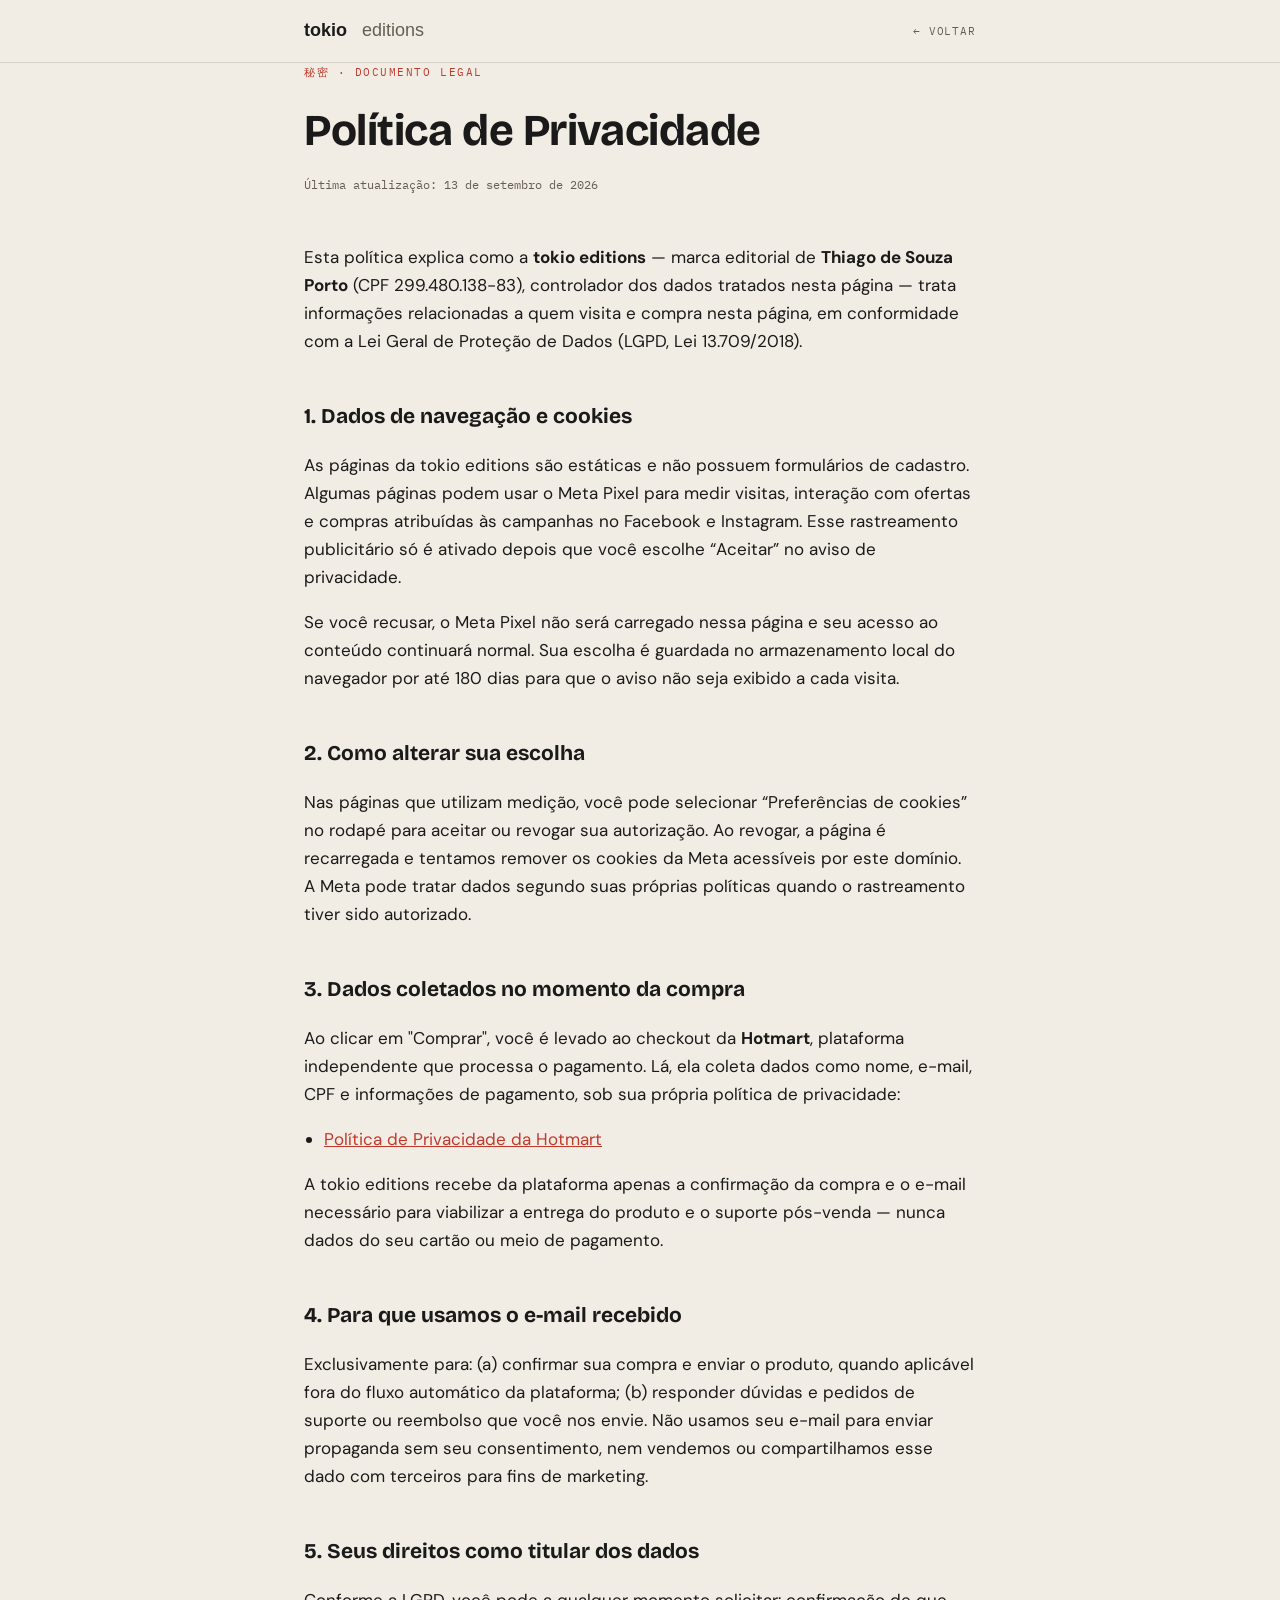
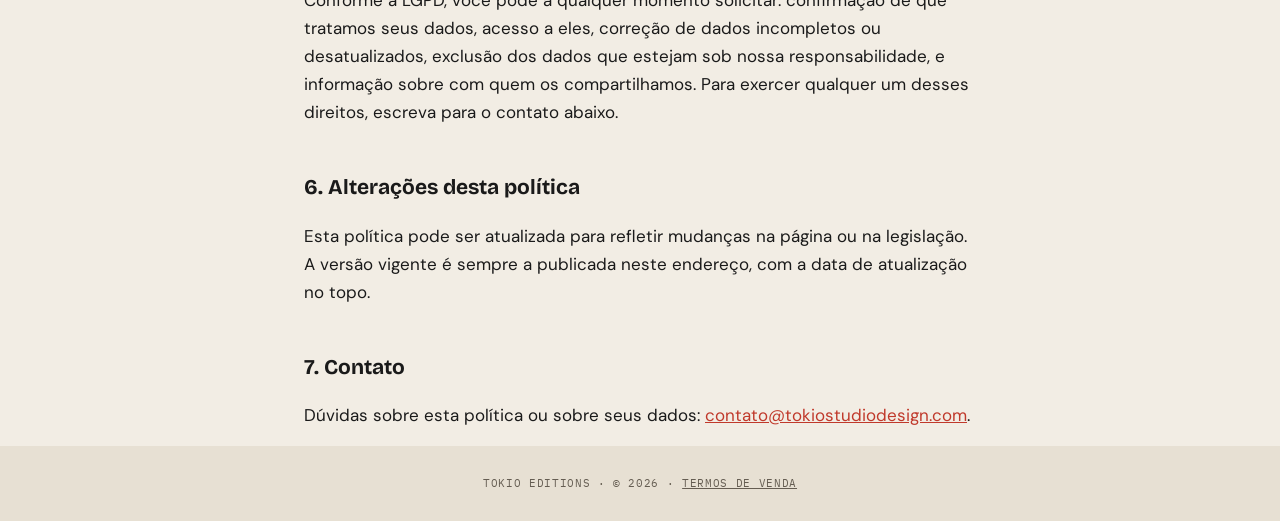
<file: privacidade.html>
<!doctype html>
<html lang="pt-BR">
<head>
<meta charset="utf-8"/>
<meta name="viewport" content="width=device-width, initial-scale=1"/>
<title>Política de Privacidade — tokio editions</title>
<meta name="description" content="Política de privacidade da tokio editions."/>
<meta name="robots" content="noindex"/>
<link rel="icon" type="image/svg+xml" href="assets/tokio-editions_favicon.svg"/>
<link rel="preconnect" href="https://fonts.googleapis.com">
<link rel="preconnect" href="https://fonts.gstatic.com" crossorigin>
<link href="https://fonts.googleapis.com/css2?family=DM+Sans:ital,wght@0,400;0,500;0,700;1,400&family=IBM+Plex+Mono:wght@400;500&family=Bricolage+Grotesque:wght@300;400;700&display=swap" rel="stylesheet">
<style>
  :root{
    --ink:#1A1A1A; --bone:#F2EDE4; --bone-dim:#E7E0D3;
    --bone-line: rgba(26,26,26,.12);
    --katana:#C0392B; --ash-onlight:#655D52;
    --display:'Bricolage Grotesque',sans-serif; --body:'DM Sans',sans-serif; --mono:'IBM Plex Mono',monospace;
  }
  *{box-sizing:border-box;}
  body{margin:0;background:var(--bone);color:var(--ink);font-family:var(--body);font-size:17px;line-height:1.65;-webkit-font-smoothing:antialiased;}
  .wrap{max-width:720px;margin:0 auto;padding:0 24px;}
  .masthead{position:sticky;top:0;background:rgba(242,237,228,.92);backdrop-filter:blur(6px);border-bottom:1px solid var(--bone-line);padding:16px 0;}
  .masthead .row{display:flex;align-items:center;justify-content:space-between;}
  .mark{display:flex;align-items:center;gap:10px;font-family:'Outfit',sans-serif;font-size:18px;}
  .mark b{font-weight:700;} .mark span{font-weight:300;color:var(--ash-onlight);}
  .back{font-family:var(--mono);font-size:11px;letter-spacing:.08em;color:var(--ash-onlight);text-transform:uppercase;text-decoration:none;}
  .back:hover{color:var(--katana);}
  article{padding:64px 0 100px;}
  .kicker{font-family:var(--mono);font-size:11px;letter-spacing:.14em;color:var(--katana);text-transform:uppercase;margin:0 0 14px;}
  h1{font-family:var(--display);font-weight:700;font-size:clamp(30px,5vw,44px);letter-spacing:-0.01em;margin:0 0 8px;}
  .updated{font-family:var(--mono);font-size:12px;color:var(--ash-onlight);margin:0 0 48px;}
  h2{font-family:var(--display);font-weight:700;font-size:21px;margin:44px 0 14px;}
  p,li{color:var(--ink);}
  ul{padding-left:20px;}
  li{margin-bottom:8px;}
  a{color:var(--katana);}
  strong{font-weight:700;}
  footer{background:var(--bone-dim);padding:28px 0;font-family:var(--mono);font-size:11px;letter-spacing:.06em;color:var(--ash-onlight);text-transform:uppercase;text-align:center;}
</style>
</head>
<body>
<header class="masthead">
  <div class="wrap row">
    <div class="mark"><b>tokio</b><span>&nbsp;editions</span></div>
    <a class="back" href="index.html">← Voltar</a>
  </div>
</header>

<article class="wrap">
  <p class="kicker">秘密 · Documento legal</p>
  <h1>Política de Privacidade</h1>
  <p class="updated">Última atualização: 13 de setembro de 2026</p>

  <p>Esta política explica como a <strong>tokio editions</strong> — marca editorial de <strong>Thiago de Souza Porto</strong> (CPF 299.480.138-83), controlador dos dados tratados nesta página — trata informações relacionadas a quem visita e compra nesta página, em conformidade com a Lei Geral de Proteção de Dados (LGPD, Lei 13.709/2018).</p>

  <h2>1. Dados de navegação e cookies</h2>
  <p>As páginas da tokio editions são estáticas e não possuem formulários de cadastro. Algumas páginas podem usar o Meta Pixel para medir visitas, interação com ofertas e compras atribuídas às campanhas no Facebook e Instagram. Esse rastreamento publicitário só é ativado depois que você escolhe “Aceitar” no aviso de privacidade.</p>
  <p>Se você recusar, o Meta Pixel não será carregado nessa página e seu acesso ao conteúdo continuará normal. Sua escolha é guardada no armazenamento local do navegador por até 180 dias para que o aviso não seja exibido a cada visita.</p>

  <h2>2. Como alterar sua escolha</h2>
  <p>Nas páginas que utilizam medição, você pode selecionar “Preferências de cookies” no rodapé para aceitar ou revogar sua autorização. Ao revogar, a página é recarregada e tentamos remover os cookies da Meta acessíveis por este domínio. A Meta pode tratar dados segundo suas próprias políticas quando o rastreamento tiver sido autorizado.</p>

  <h2>3. Dados coletados no momento da compra</h2>
  <p>Ao clicar em "Comprar", você é levado ao checkout da <strong>Hotmart</strong>, plataforma independente que processa o pagamento. Lá, ela coleta dados como nome, e-mail, CPF e informações de pagamento, sob sua própria política de privacidade:</p>
  <ul>
    <li><a href="https://hotmart.com" target="_blank" rel="noopener">Política de Privacidade da Hotmart</a></li>
  </ul>
  <p>A tokio editions recebe da plataforma apenas a confirmação da compra e o e-mail necessário para viabilizar a entrega do produto e o suporte pós-venda — nunca dados do seu cartão ou meio de pagamento.</p>

  <h2>4. Para que usamos o e-mail recebido</h2>
  <p>Exclusivamente para: (a) confirmar sua compra e enviar o produto, quando aplicável fora do fluxo automático da plataforma; (b) responder dúvidas e pedidos de suporte ou reembolso que você nos envie. Não usamos seu e-mail para enviar propaganda sem seu consentimento, nem vendemos ou compartilhamos esse dado com terceiros para fins de marketing.</p>

  <h2>5. Seus direitos como titular dos dados</h2>
  <p>Conforme a LGPD, você pode a qualquer momento solicitar: confirmação de que tratamos seus dados, acesso a eles, correção de dados incompletos ou desatualizados, exclusão dos dados que estejam sob nossa responsabilidade, e informação sobre com quem os compartilhamos. Para exercer qualquer um desses direitos, escreva para o contato abaixo.</p>

  <h2>6. Alterações desta política</h2>
  <p>Esta política pode ser atualizada para refletir mudanças na página ou na legislação. A versão vigente é sempre a publicada neste endereço, com a data de atualização no topo.</p>

  <h2>7. Contato</h2>
  <p>Dúvidas sobre esta política ou sobre seus dados: <a href="mailto:contato@tokiostudiodesign.com">contato@tokiostudiodesign.com</a>.</p>
</article>

<footer>tokio editions · © 2026 · <a href="termos.html" style="color:inherit">Termos de Venda</a></footer>
</body>
</html>
</file>
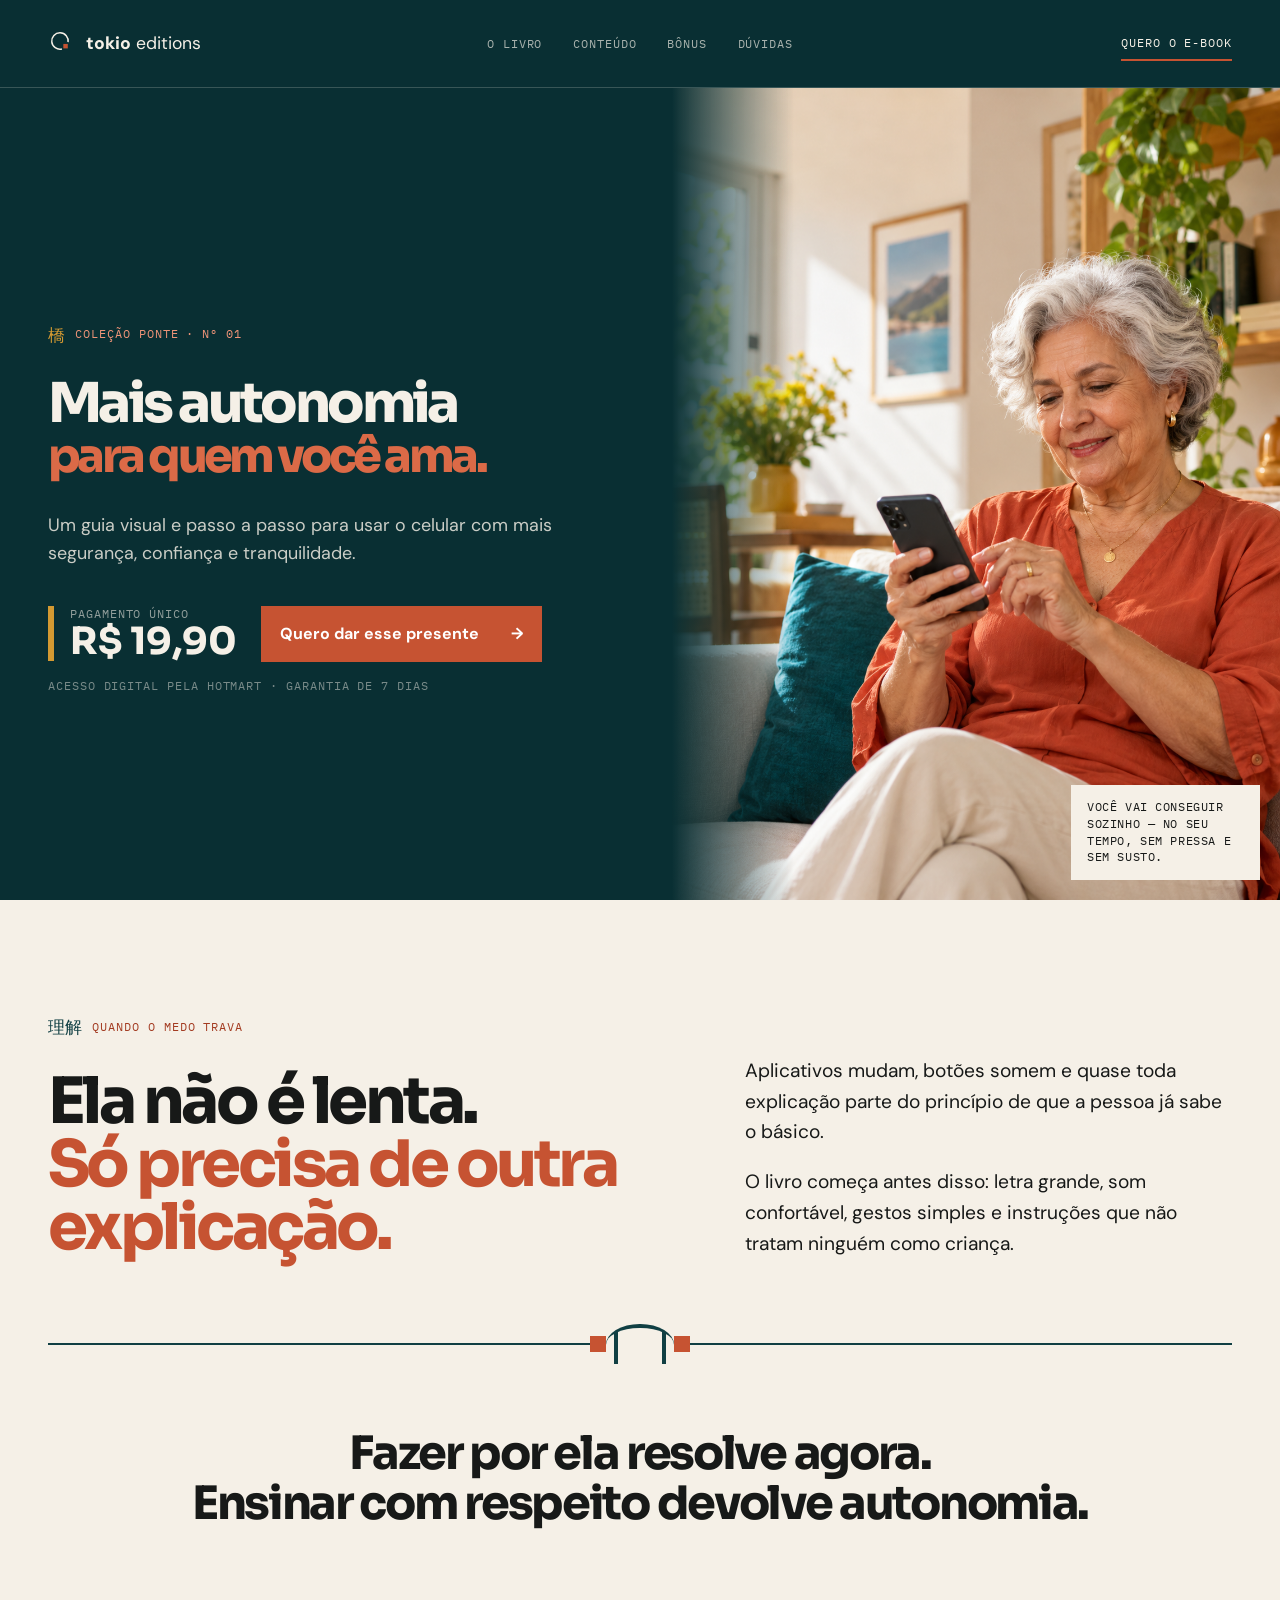
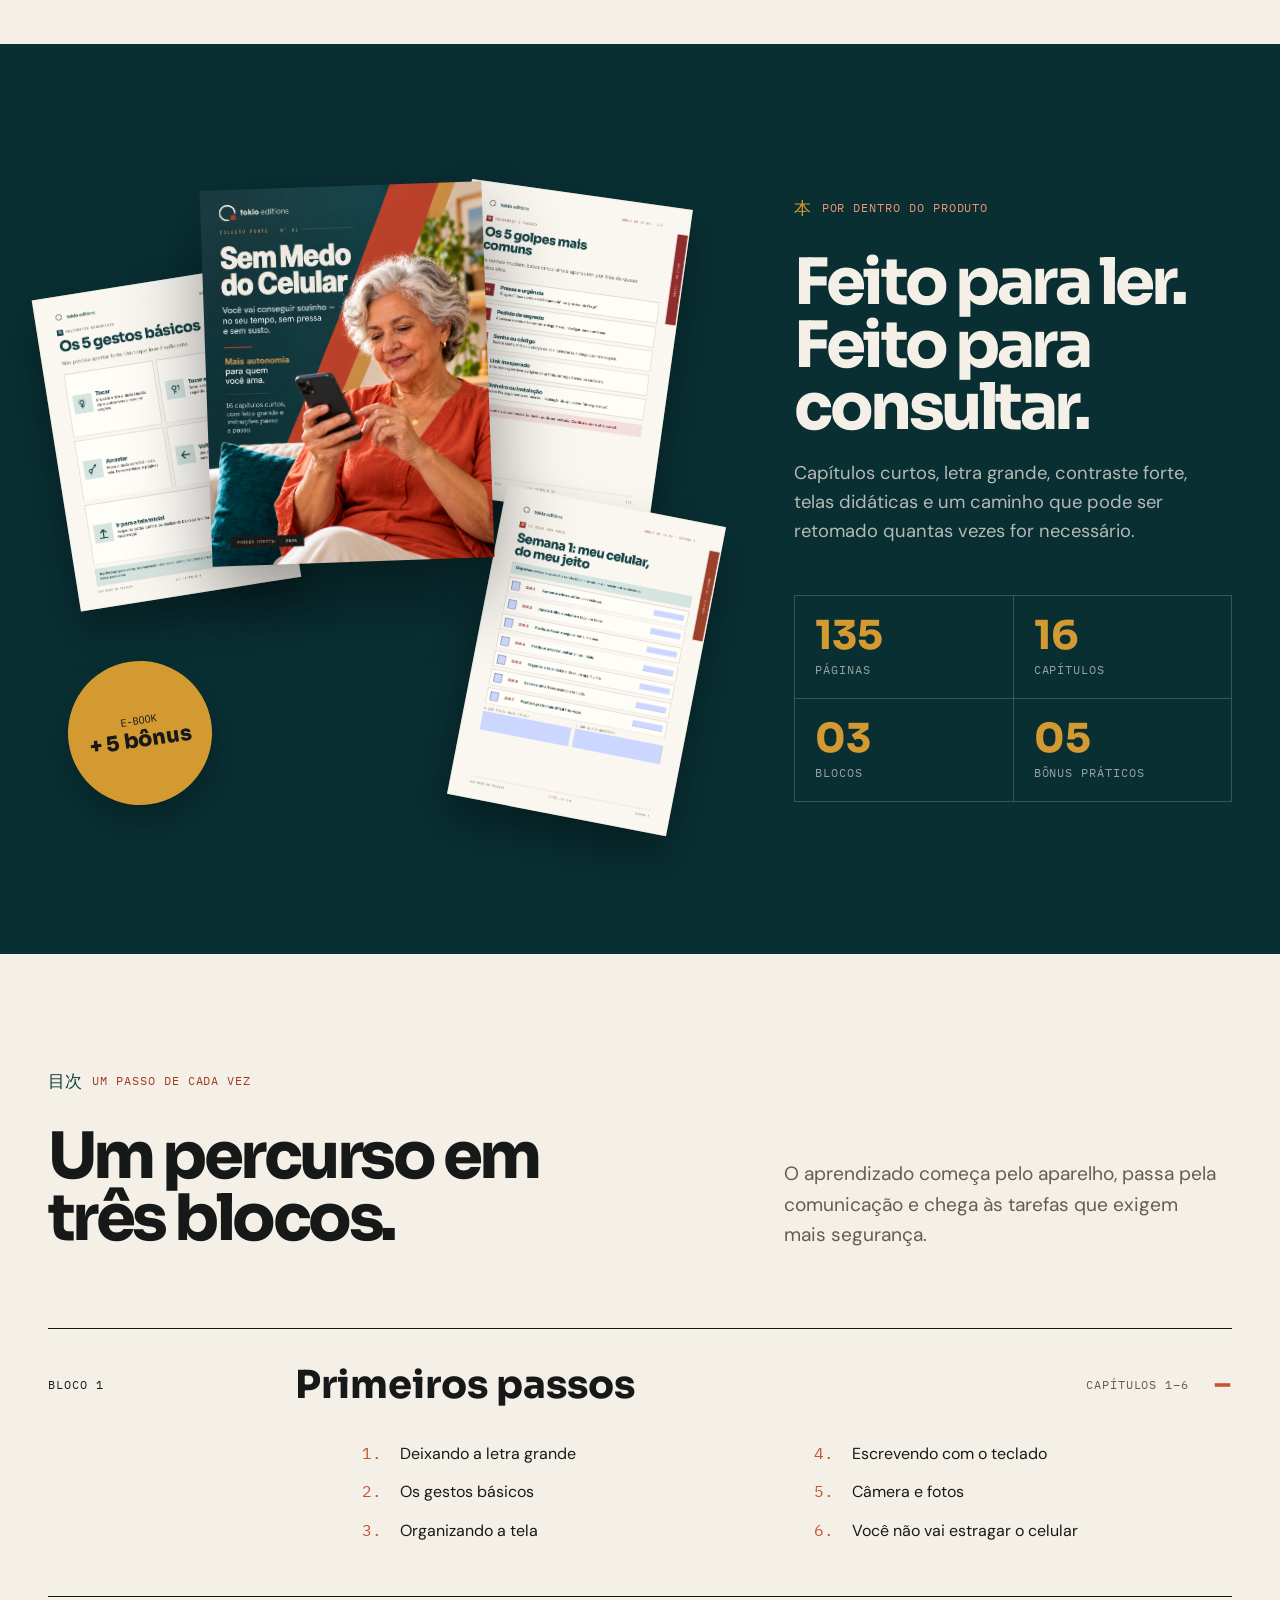
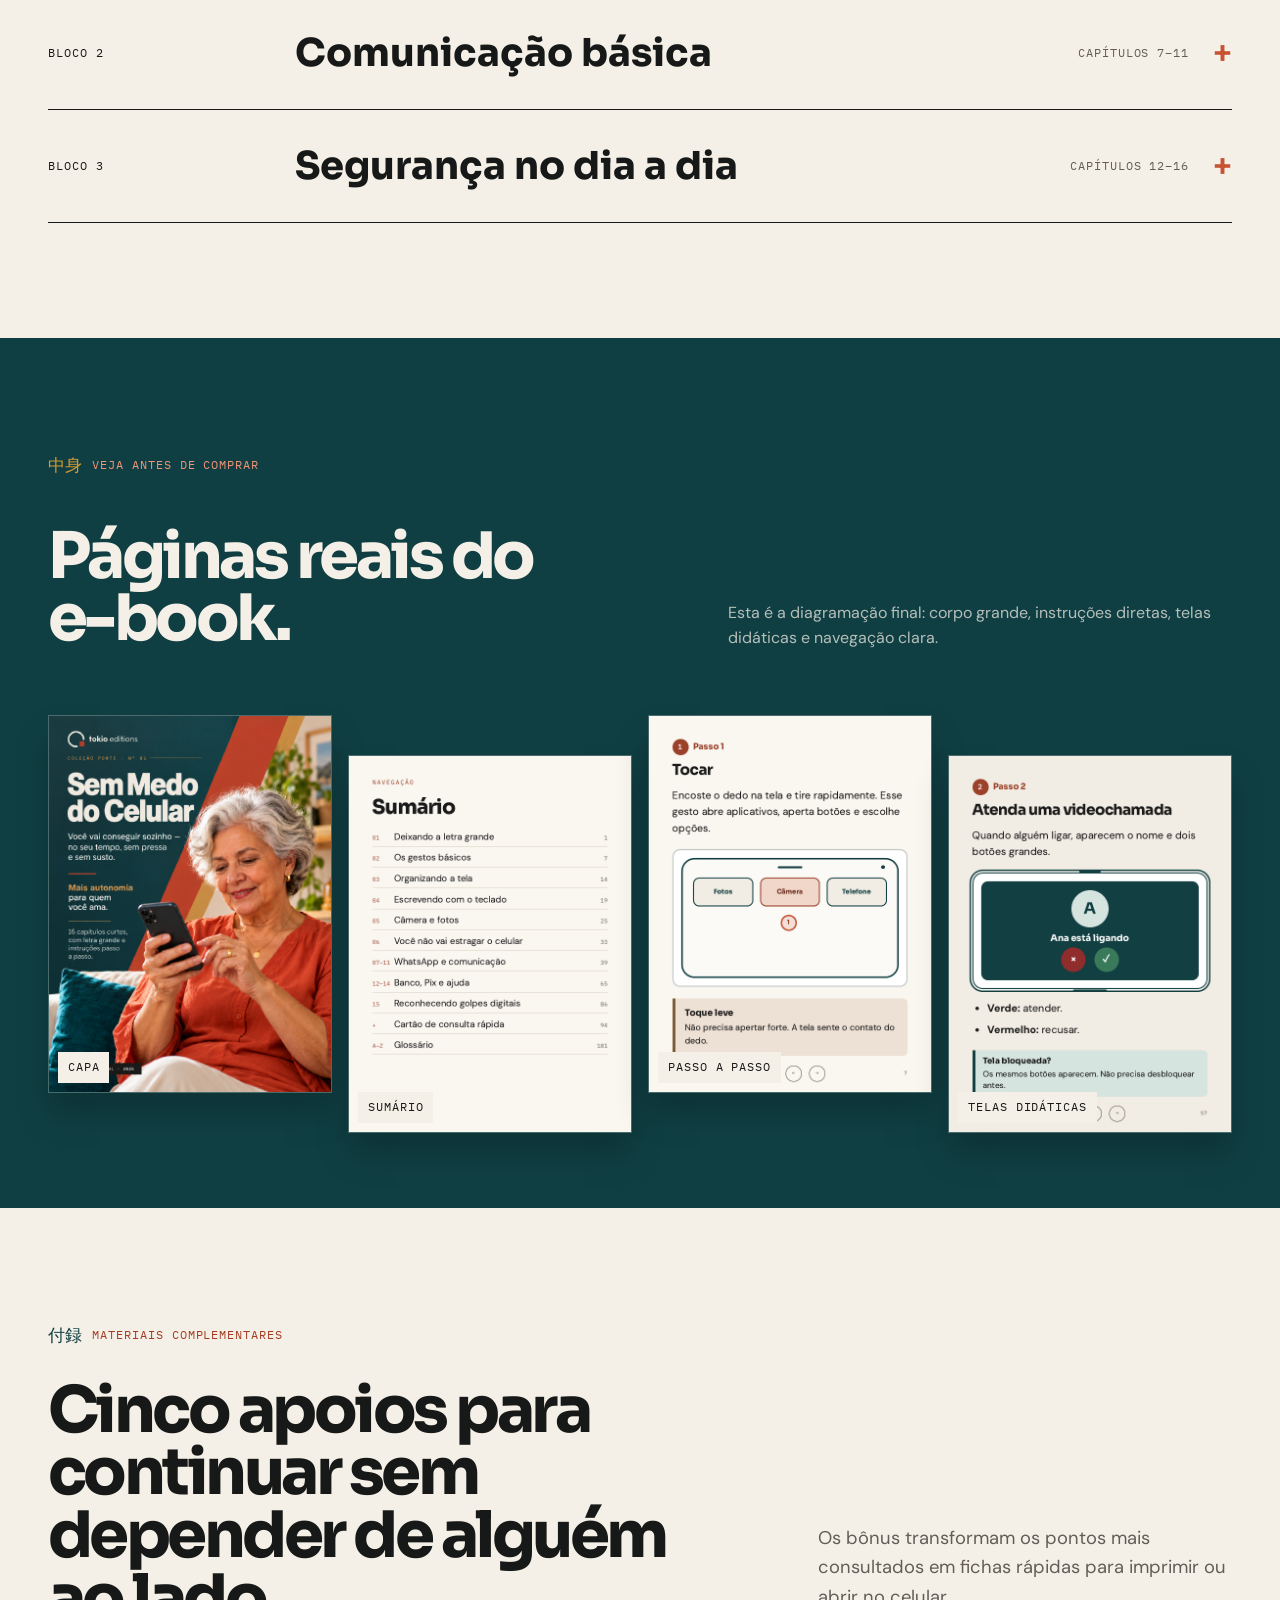
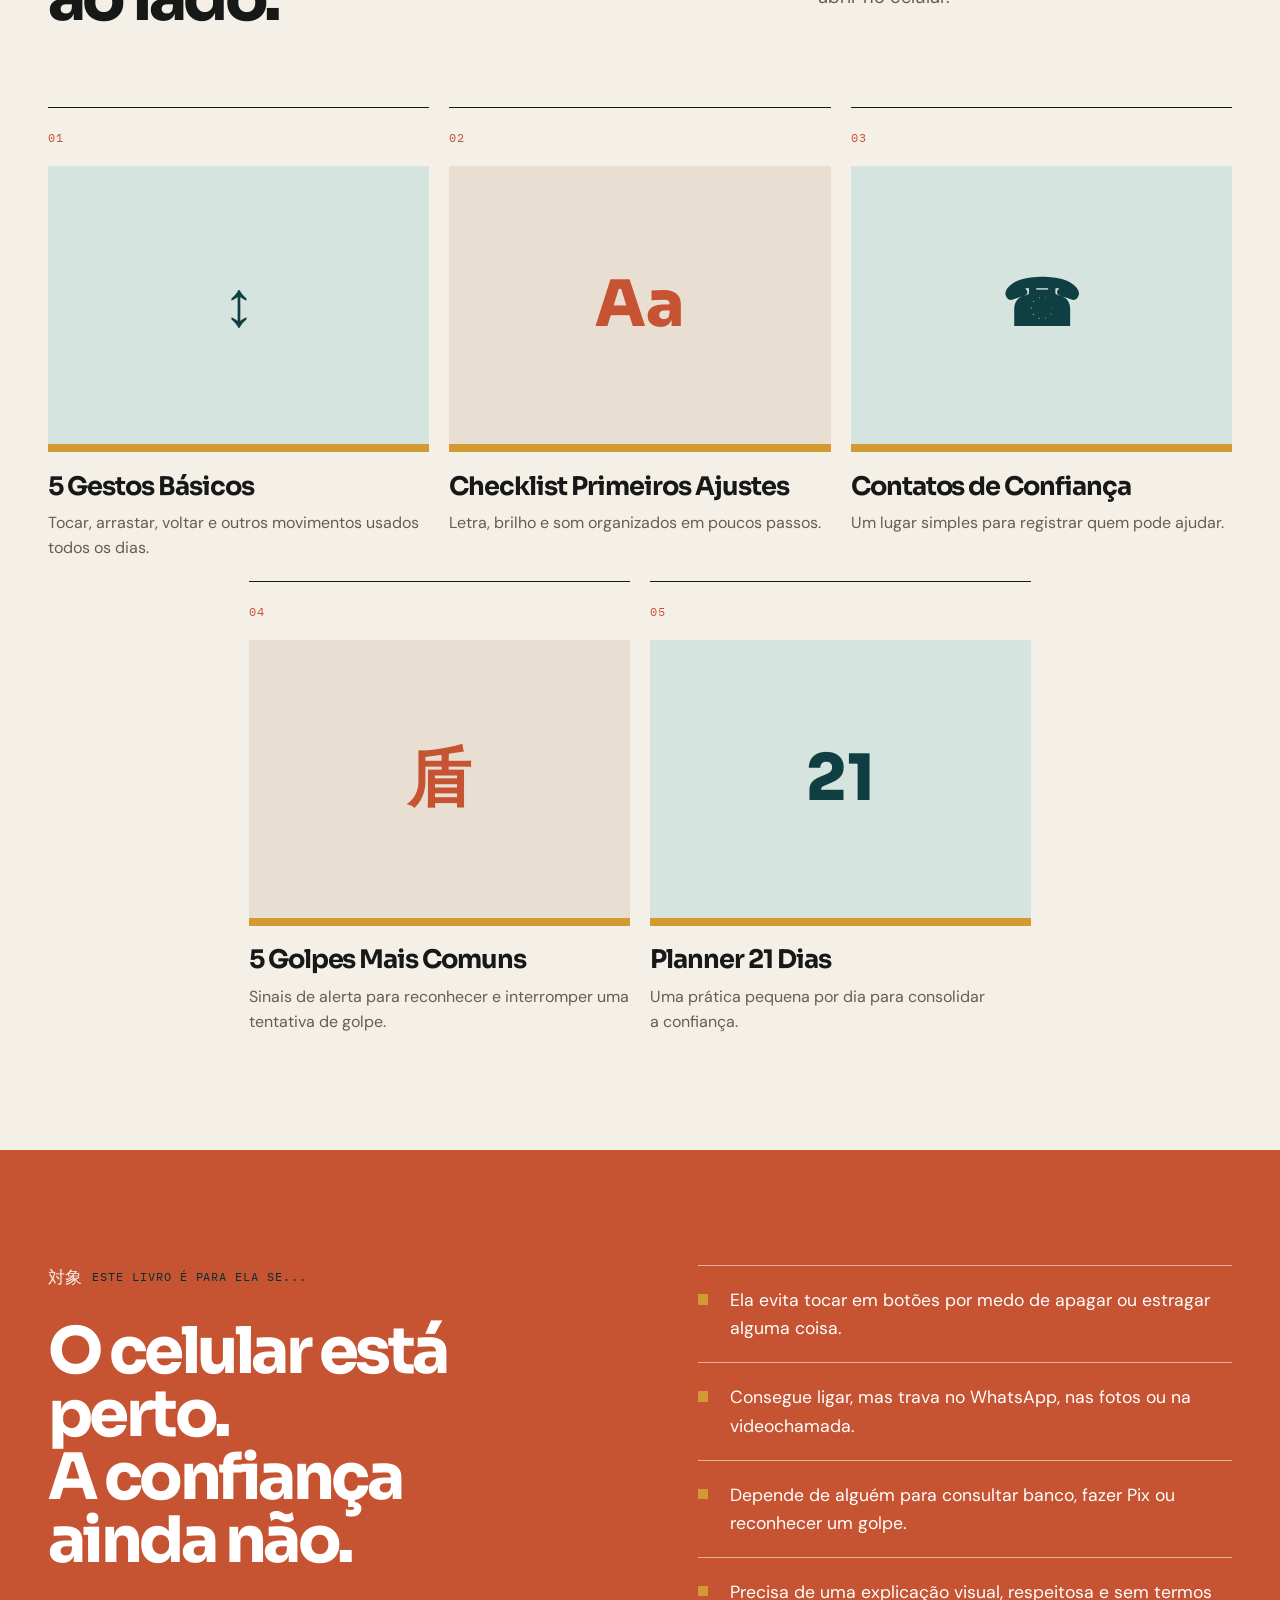
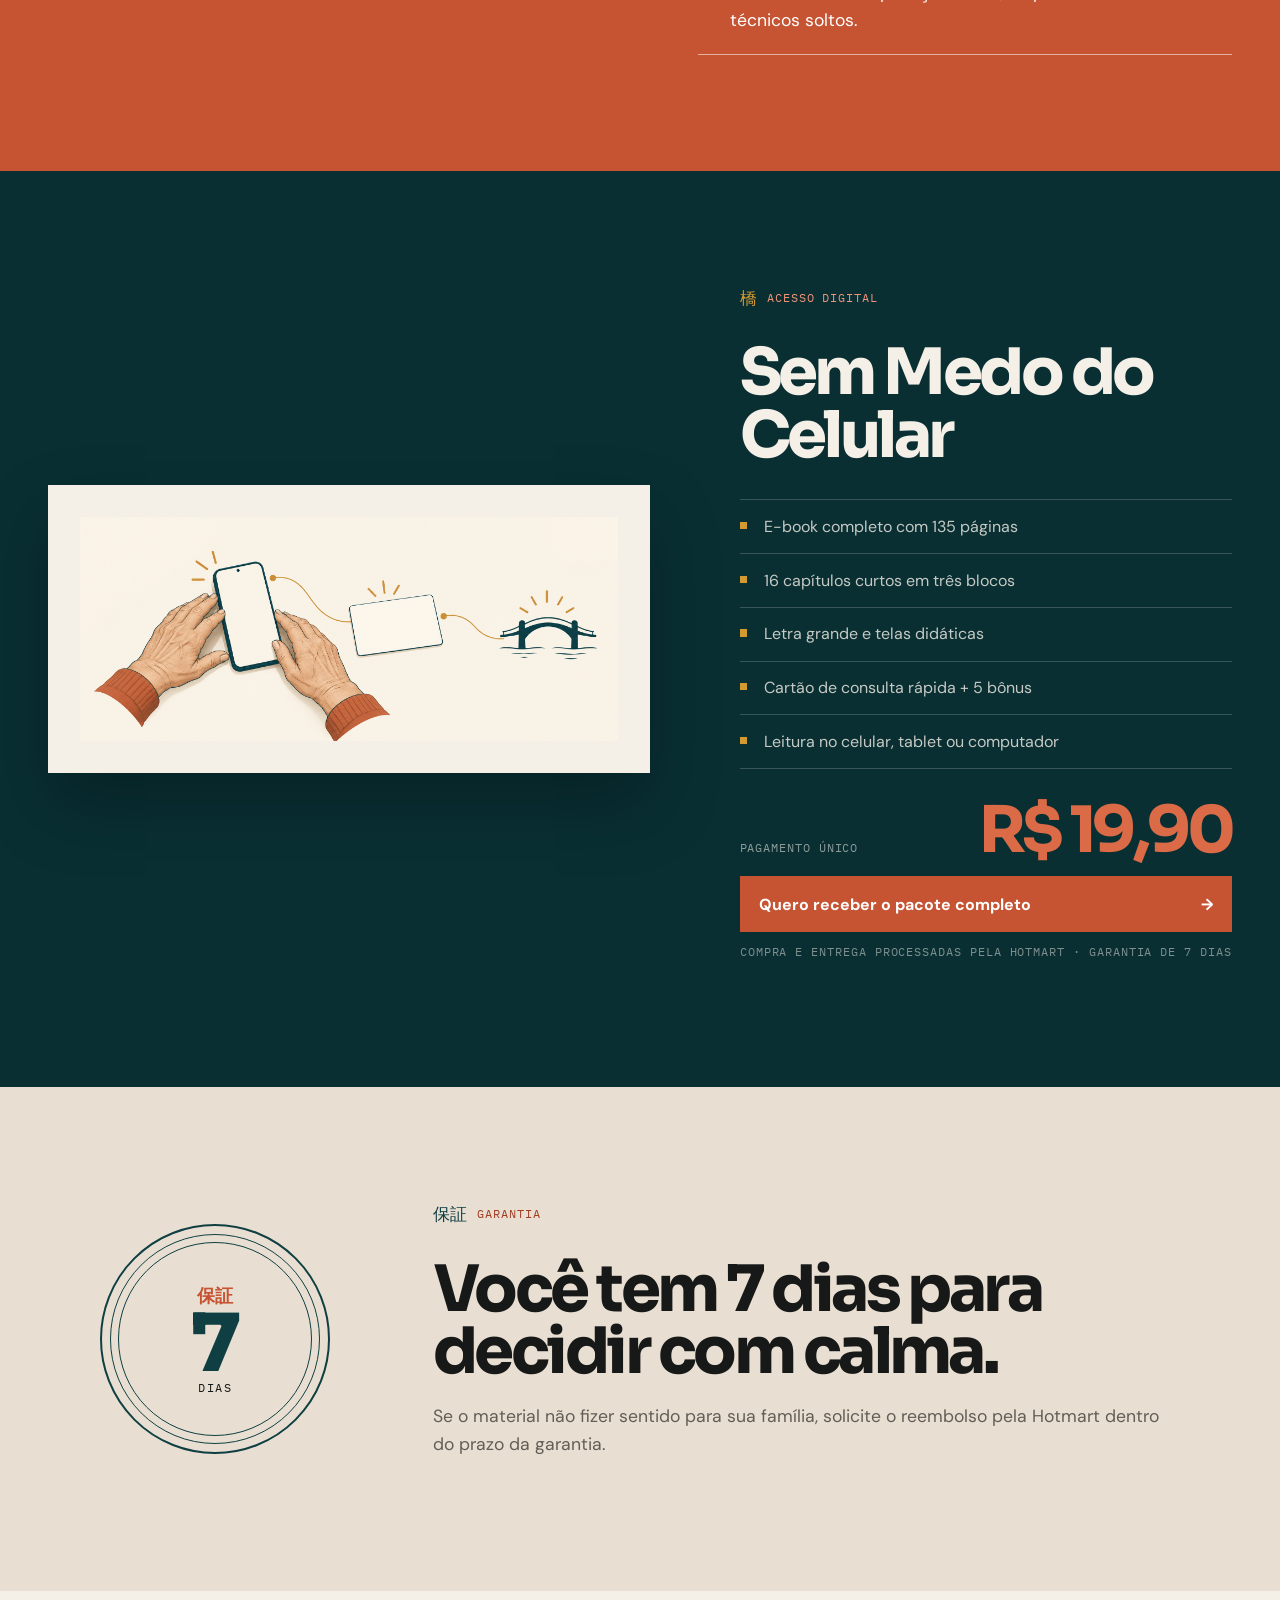
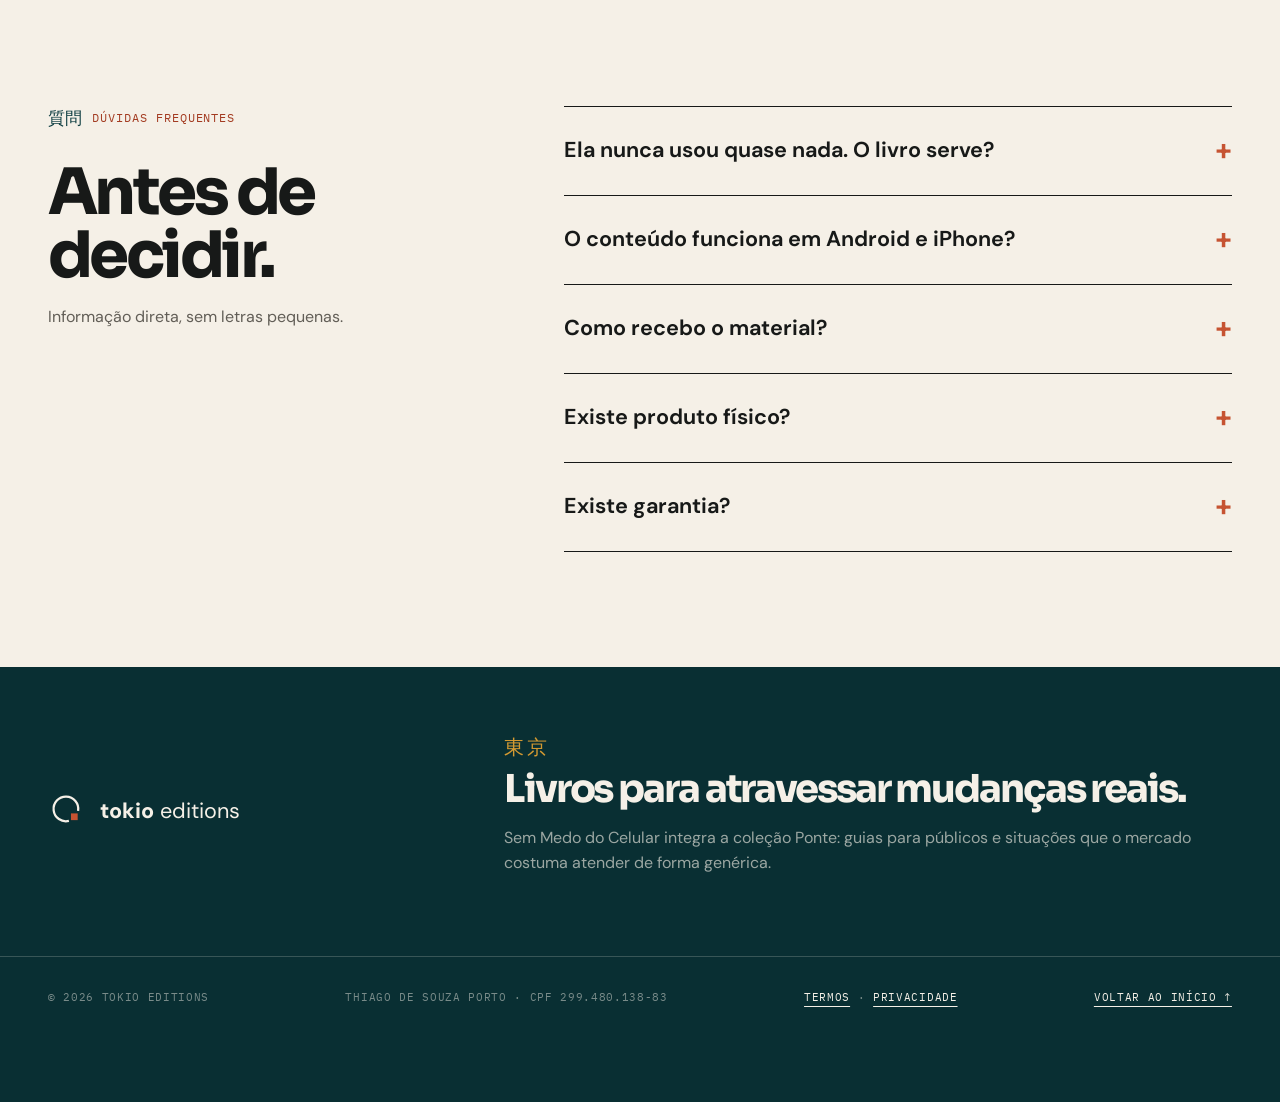
<file: sem-medo-do-celular.html>
<!doctype html>
<html lang="pt-BR">
<head>
  <meta charset="utf-8">
  <meta name="viewport" content="width=device-width, initial-scale=1">
  <title>Sem Medo do Celular — e-book + 5 bônus | tokio editions</title>
  <meta name="description" content="Um guia de celular para pessoas idosas, com letra grande, instruções passo a passo e linguagem respeitosa. E-book + materiais de apoio por R$ 19,90.">
  <meta name="author" content="tokio editions">
  <meta name="robots" content="index, follow, max-image-preview:large">
  <meta name="theme-color" content="#103f43">
  <meta property="og:locale" content="pt_BR">
  <meta property="og:type" content="product">
  <meta property="og:site_name" content="tokio editions">
  <meta property="og:title" content="Sem Medo do Celular — mais autonomia para quem você ama">
  <meta property="og:description" content="16 capítulos curtos, letra grande e instruções passo a passo. Pacote digital completo por R$ 19,90.">
  <meta property="og:image" content="assets/images/hero-sem-medo-do-celular.png">
  <meta name="twitter:card" content="summary_large_image">
  <meta name="twitter:title" content="Sem Medo do Celular — tokio editions">
  <meta name="twitter:description" content="Um guia respeitoso para aprender a usar o celular sem pressa e sem susto.">
  <meta name="twitter:image" content="assets/images/hero-sem-medo-do-celular.png">
  <link rel="icon" type="image/svg+xml" href="data:image/svg+xml,%3Csvg xmlns='http://www.w3.org/2000/svg' viewBox='0 0 64 64'%3E%3Crect width='64' height='64' rx='14' fill='%23103f43'/%3E%3Cpath d='M13 32h13M38 32h13' stroke='%23f5f0e7' stroke-width='5'/%3E%3Crect x='27' y='27' width='10' height='10' fill='%23c65332'/%3E%3C/svg%3E">
  <link rel="stylesheet" href="styles.css">
  <script>
    !function(f,b,e,v,n,t,s){if(f.fbq)return;n=f.fbq=function(){n.callMethod?n.callMethod.apply(n,arguments):n.queue.push(arguments)};if(!f._fbq)f._fbq=n;n.push=n;n.loaded=!0;n.version='2.0';n.queue=[];t=b.createElement(e);t.async=!0;t.src=v;s=b.getElementsByTagName(e)[0];s.parentNode.insertBefore(t,s)}(window,document,'script','https://connect.facebook.net/en_US/fbevents.js');
    fbq('init','1375226887389900');fbq('track','PageView');
  </script>
  <noscript><img height="1" width="1" style="display:none" src="https://www.facebook.com/tr?id=1375226887389900&ev=PageView&noscript=1" alt=""></noscript>
  <script type="application/ld+json">{"@context":"https://schema.org","@type":"Product","name":"Sem Medo do Celular — e-book + 5 bônus","description":"Guia digital acessível para pessoas idosas aprenderem a usar o celular com autonomia.","brand":{"@type":"Brand","name":"tokio editions"},"image":"assets/images/capa-sem-medo-do-celular-v2.png","offers":{"@type":"Offer","priceCurrency":"BRL","price":"19.90","availability":"https://schema.org/InStock","url":"https://pay.hotmart.com/C107288371W"}}</script>
</head>
<body>
  <a class="skip-link" href="#conteudo">Pular para o conteúdo</a>
  <header class="site-header">
    <a class="brand" href="#inicio" aria-label="tokio editions — início"><svg viewBox="0 0 150 150" aria-hidden="true"><path d="M74.645 106.693A44 44 0 1 1 107.458 70.883" fill="none" stroke="currentColor" stroke-width="8"/><rect x="82" y="80" width="24" height="24"/></svg><span><b>tokio</b> editions</span></a>
    <button class="menu-toggle" type="button" aria-expanded="false" aria-controls="site-nav"><span class="sr-only">Abrir menu</span><span></span><span></span></button>
    <nav class="site-nav" id="site-nav" aria-label="Navegação principal"><a href="#livro">O livro</a><a href="#conteudo-do-livro">Conteúdo</a><a href="#bonus">Bônus</a><a href="#duvidas">Dúvidas</a></nav>
    <a class="header-cta" href="https://pay.hotmart.com/C107288371W" data-checkout>Quero o e-book</a>
  </header>

  <main id="conteudo">
    <section class="hero" id="inicio" aria-labelledby="hero-title">
      <div class="hero-copy">
        <p class="eyebrow"><span class="kanji">橋</span>Coleção Ponte · Nº 01</p>
        <h1 id="hero-title">Mais autonomia<br><span>para quem você ama.</span></h1>
        <p class="hero-lede">Um guia visual e passo a passo para usar o celular com mais segurança, confiança e tranquilidade.</p>
        <div class="hero-offer"><div><span class="price-label">Pagamento único</span><strong>R$ 19,90</strong></div><a class="button button-primary" href="https://pay.hotmart.com/C107288371W" data-checkout>Quero dar esse presente <span aria-hidden="true">→</span></a></div>
        <p class="purchase-note">Acesso digital pela Hotmart · garantia de 7 dias</p>
      </div>
      <figure class="hero-media"><img src="assets/images/hero-sem-medo-do-celular.png" alt="Mulher idosa usando o celular com tranquilidade em uma sala iluminada" width="1088" height="1450" fetchpriority="high"><figcaption>Você vai conseguir sozinho — no seu tempo, sem pressa e sem susto.</figcaption></figure>
    </section>

    <section class="recognition section-pad" id="livro" aria-labelledby="recognition-title">
      <div class="section-shell recognition-grid">
        <div class="section-heading reveal"><p class="eyebrow dark"><span class="kanji">理解</span>Quando o medo trava</p><h2 id="recognition-title">Ela não é lenta.<br><span>Só precisa de outra explicação.</span></h2></div>
        <div class="recognition-copy reveal"><p>Aplicativos mudam, botões somem e quase toda explicação parte do princípio de que a pessoa já sabe o básico.</p><p>O livro começa antes disso: letra grande, som confortável, gestos simples e instruções que não tratam ninguém como criança.</p></div>
        <div class="bridge-line" aria-hidden="true"><span></span><i></i><b></b><i></i><span></span></div>
        <p class="recognition-statement reveal">Fazer por ela resolve agora.<br>Ensinar com respeito devolve autonomia.</p>
      </div>
    </section>

    <section class="product section-pad" aria-labelledby="product-title">
      <div class="section-shell product-grid">
        <div class="package-mockup reveal" aria-label="Capa do e-book com páginas reais de três dos cinco bônus incluídos">
          <figure class="bonus-preview bonus-preview-gestos"><img src="assets/images/bonus-gestos-preview.png" alt="Página real do bônus Os 5 gestos básicos" width="938" height="1329" loading="lazy"></figure>
          <figure class="bonus-preview bonus-preview-golpes"><img src="assets/images/bonus-golpes-preview.png" alt="Página real do bônus Os 5 golpes mais comuns" width="938" height="1329" loading="lazy"></figure>
          <figure class="book-cover"><img src="assets/images/capa-sem-medo-do-celular-v2.png" alt="Capa do e-book Sem Medo do Celular" width="1088" height="1450" loading="lazy"></figure>
          <figure class="bonus-preview bonus-preview-planner"><img src="assets/images/bonus-planner-preview.png" alt="Página real do bônus Planner 21 dias sem medo" width="938" height="1329" loading="lazy"></figure>
          <div class="package-badge"><span>e-book</span><strong>+ 5 bônus</strong></div>
        </div>
        <div class="product-copy reveal"><p class="eyebrow"><span class="kanji">本</span>Por dentro do produto</p><h2 id="product-title">Feito para ler.<br>Feito para consultar.</h2><p>Capítulos curtos, letra grande, contraste forte, telas didáticas e um caminho que pode ser retomado quantas vezes for necessário.</p><dl class="product-facts"><div><dt>135</dt><dd>páginas</dd></div><div><dt>16</dt><dd>capítulos</dd></div><div><dt>03</dt><dd>blocos</dd></div><div><dt>05</dt><dd>bônus práticos</dd></div></dl></div>
      </div>
    </section>

    <section class="book-contents section-pad" id="conteudo-do-livro" aria-labelledby="contents-title">
      <div class="section-shell">
        <div class="contents-intro reveal"><div><p class="eyebrow dark"><span class="kanji">目次</span>Um passo de cada vez</p><h2 id="contents-title">Um percurso em três blocos.</h2></div><p>O aprendizado começa pelo aparelho, passa pela comunicação e chega às tarefas que exigem mais segurança.</p></div>
        <div class="movements">
          <details class="movement reveal" open><summary><span>Bloco 1</span><strong>Primeiros passos</strong><i>Capítulos 1–6</i></summary><ol><li>Deixando a letra grande</li><li>Os gestos básicos</li><li>Organizando a tela</li><li>Escrevendo com o teclado</li><li>Câmera e fotos</li><li>Você não vai estragar o celular</li></ol></details>
          <details class="movement reveal"><summary><span>Bloco 2</span><strong>Comunicação básica</strong><i>Capítulos 7–11</i></summary><ol start="7"><li>Começando no WhatsApp</li><li>Mensagem de texto</li><li>Mensagem de áudio</li><li>Videochamada</li><li>Grupo da família</li></ol></details>
          <details class="movement reveal"><summary><span>Bloco 3</span><strong>Segurança no dia a dia</strong><i>Capítulos 12–16</i></summary><ol start="12"><li>Aplicativo do banco</li><li>Pix com conferência</li><li>Pedir ajuda sem perder o controle</li><li>Reconhecer golpes digitais</li><li>Cartão de consulta rápida</li></ol></details>
        </div>
      </div>
    </section>

    <section class="inside section-pad" aria-labelledby="inside-title">
      <div class="section-shell">
        <div class="inside-heading reveal"><p class="eyebrow"><span class="kanji">中身</span>Veja antes de comprar</p><h2 id="inside-title">Páginas reais do e-book.</h2><p>Esta é a diagramação final: corpo grande, instruções diretas, telas didáticas e navegação clara.</p></div>
        <div class="page-gallery" aria-label="Prévia das páginas internas"><figure class="reveal"><img src="assets/images/pagina-1.png" alt="Capa final do e-book" width="576" height="768" loading="lazy"><figcaption>Capa</figcaption></figure><figure class="reveal"><img src="assets/images/pagina-2.png" alt="Sumário do e-book" width="576" height="768" loading="lazy"><figcaption>Sumário</figcaption></figure><figure class="reveal"><img src="assets/images/pagina-3.png" alt="Página ensinando o gesto de tocar" width="576" height="768" loading="lazy"><figcaption>Passo a passo</figcaption></figure><figure class="reveal"><img src="assets/images/pagina-4.png" alt="Página ensinando a atender uma videochamada" width="576" height="768" loading="lazy"><figcaption>Telas didáticas</figcaption></figure></div>
      </div>
    </section>

    <section class="bonuses section-pad" id="bonus" aria-labelledby="bonus-title">
      <div class="section-shell">
        <div class="bonus-intro reveal"><div><p class="eyebrow dark"><span class="kanji">付録</span>Materiais complementares</p><h2 id="bonus-title">Cinco apoios para continuar sem depender de alguém ao lado.</h2></div><p>Os bônus transformam os pontos mais consultados em fichas rápidas para imprimir ou abrir no celular.</p></div>
        <div class="bonus-grid"><article class="bonus-card reveal"><span>01</span><div class="bonus-art">↕</div><h3>5 Gestos Básicos</h3><p>Tocar, arrastar, voltar e outros movimentos usados todos os dias.</p></article><article class="bonus-card reveal"><span>02</span><div class="bonus-art">Aa</div><h3>Checklist Primeiros Ajustes</h3><p>Letra, brilho e som organizados em poucos passos.</p></article><article class="bonus-card reveal"><span>03</span><div class="bonus-art">☎</div><h3>Contatos de Confiança</h3><p>Um lugar simples para registrar quem pode ajudar.</p></article><article class="bonus-card reveal"><span>04</span><div class="bonus-art">盾</div><h3>5 Golpes Mais Comuns</h3><p>Sinais de alerta para reconhecer e interromper uma tentativa de golpe.</p></article><article class="bonus-card reveal"><span>05</span><div class="bonus-art">21</div><h3>Planner 21 Dias</h3><p>Uma prática pequena por dia para consolidar a confiança.</p></article></div>
      </div>
    </section>

    <section class="for-you section-pad" aria-labelledby="for-you-title">
      <div class="section-shell for-you-grid"><div class="reveal"><p class="eyebrow"><span class="kanji">対象</span>Este livro é para ela se...</p><h2 id="for-you-title">O celular está perto.<br>A confiança ainda não.</h2></div><ul class="fit-list reveal"><li>Ela evita tocar em botões por medo de apagar ou estragar alguma coisa.</li><li>Consegue ligar, mas trava no WhatsApp, nas fotos ou na videochamada.</li><li>Depende de alguém para consultar banco, fazer Pix ou reconhecer um golpe.</li><li>Precisa de uma explicação visual, respeitosa e sem termos técnicos soltos.</li></ul></div>
    </section>

    <section class="offer section-pad" id="oferta" aria-labelledby="offer-title">
      <div class="section-shell offer-grid"><div class="offer-image reveal"><img src="assets/images/ilustracao-autonomia.png" alt="Mãos de uma pessoa idosa colocam o celular ao lado de um cartão, ligados por um caminho até uma ponte" width="1920" height="840" loading="lazy"></div><div class="offer-copy reveal"><p class="eyebrow"><span class="kanji">橋</span>Acesso digital</p><h2 id="offer-title">Sem Medo do Celular</h2><ul><li>E-book completo com 135 páginas</li><li>16 capítulos curtos em três blocos</li><li>Letra grande e telas didáticas</li><li>Cartão de consulta rápida + 5 bônus</li><li>Leitura no celular, tablet ou computador</li></ul><div class="offer-price"><span>Pagamento único</span><strong>R$ 19,90</strong></div><a class="button button-primary button-wide" href="https://pay.hotmart.com/C107288371W" data-checkout>Quero receber o pacote completo <span aria-hidden="true">→</span></a><p class="secure-note">Compra e entrega processadas pela Hotmart · garantia de 7 dias</p></div></div>
    </section>

    <section class="guarantee section-pad" aria-labelledby="guarantee-title"><div class="section-shell guarantee-grid"><div class="editorial-seal reveal" aria-hidden="true"><span>保証</span><strong>7</strong><small>dias</small></div><div class="reveal"><p class="eyebrow dark"><span class="kanji">保証</span>Garantia</p><h2 id="guarantee-title">Você tem 7 dias para decidir com calma.</h2><p>Se o material não fizer sentido para sua família, solicite o reembolso pela Hotmart dentro do prazo da garantia.</p></div></div></section>

    <section class="faq section-pad" id="duvidas" aria-labelledby="faq-title">
      <div class="section-shell faq-grid"><div class="faq-intro reveal"><p class="eyebrow dark"><span class="kanji">質問</span>Dúvidas frequentes</p><h2 id="faq-title">Antes de decidir.</h2><p>Informação direta, sem letras pequenas.</p></div><div class="faq-list"><details class="reveal"><summary>Ela nunca usou quase nada. O livro serve?</summary><p>Sim. O percurso começa nos ajustes mais básicos e não presume conhecimento anterior.</p></details><details class="reveal"><summary>O conteúdo funciona em Android e iPhone?</summary><p>O Android é o caminho principal. Quando existe uma diferença relevante no iPhone, ela é sinalizada no próprio capítulo.</p></details><details class="reveal"><summary>Como recebo o material?</summary><p>Após a confirmação da compra, a Hotmart envia as instruções de acesso ao e-book, ao cartão e aos bônus digitais.</p></details><details class="reveal"><summary>Existe produto físico?</summary><p>Não. Todo o pacote é digital, em PDF, e pode ser lido no celular, tablet ou computador.</p></details><details class="reveal"><summary>Existe garantia?</summary><p>Sim. A compra conta com garantia de 7 dias, processada pela Hotmart.</p></details></div></div>
    </section>

    <section class="publisher" aria-labelledby="publisher-title"><div class="section-shell publisher-inner"><div class="publisher-mark"><svg viewBox="0 0 150 150" aria-hidden="true"><path d="M74.645 106.693A44 44 0 1 1 107.458 70.883" fill="none" stroke="currentColor" stroke-width="8"/><rect x="82" y="80" width="24" height="24"/></svg><span><b>tokio</b> editions</span></div><div><p class="publisher-kanji">東京</p><h2 id="publisher-title">Livros para atravessar mudanças reais.</h2><p>Sem Medo do Celular integra a coleção Ponte: guias para públicos e situações que o mercado costuma atender de forma genérica.</p></div></div></section>
  </main>

  <footer class="site-footer"><div class="section-shell footer-inner"><p>© <span id="year">2026</span> tokio editions</p><p>Thiago de Souza Porto · CPF 299.480.138-83</p><p><a href="termos.html">Termos</a> · <a href="privacidade.html">Privacidade</a></p><a href="#inicio">Voltar ao início ↑</a></div></footer>
  <aside class="mobile-buy" aria-label="Oferta do e-book"><div><span>Pagamento único</span><strong>R$ 19,90</strong></div><a href="https://pay.hotmart.com/C107288371W" data-checkout>Quero agora</a></aside>
  <script src="script.js" defer></script>
</body>
</html>
</file>
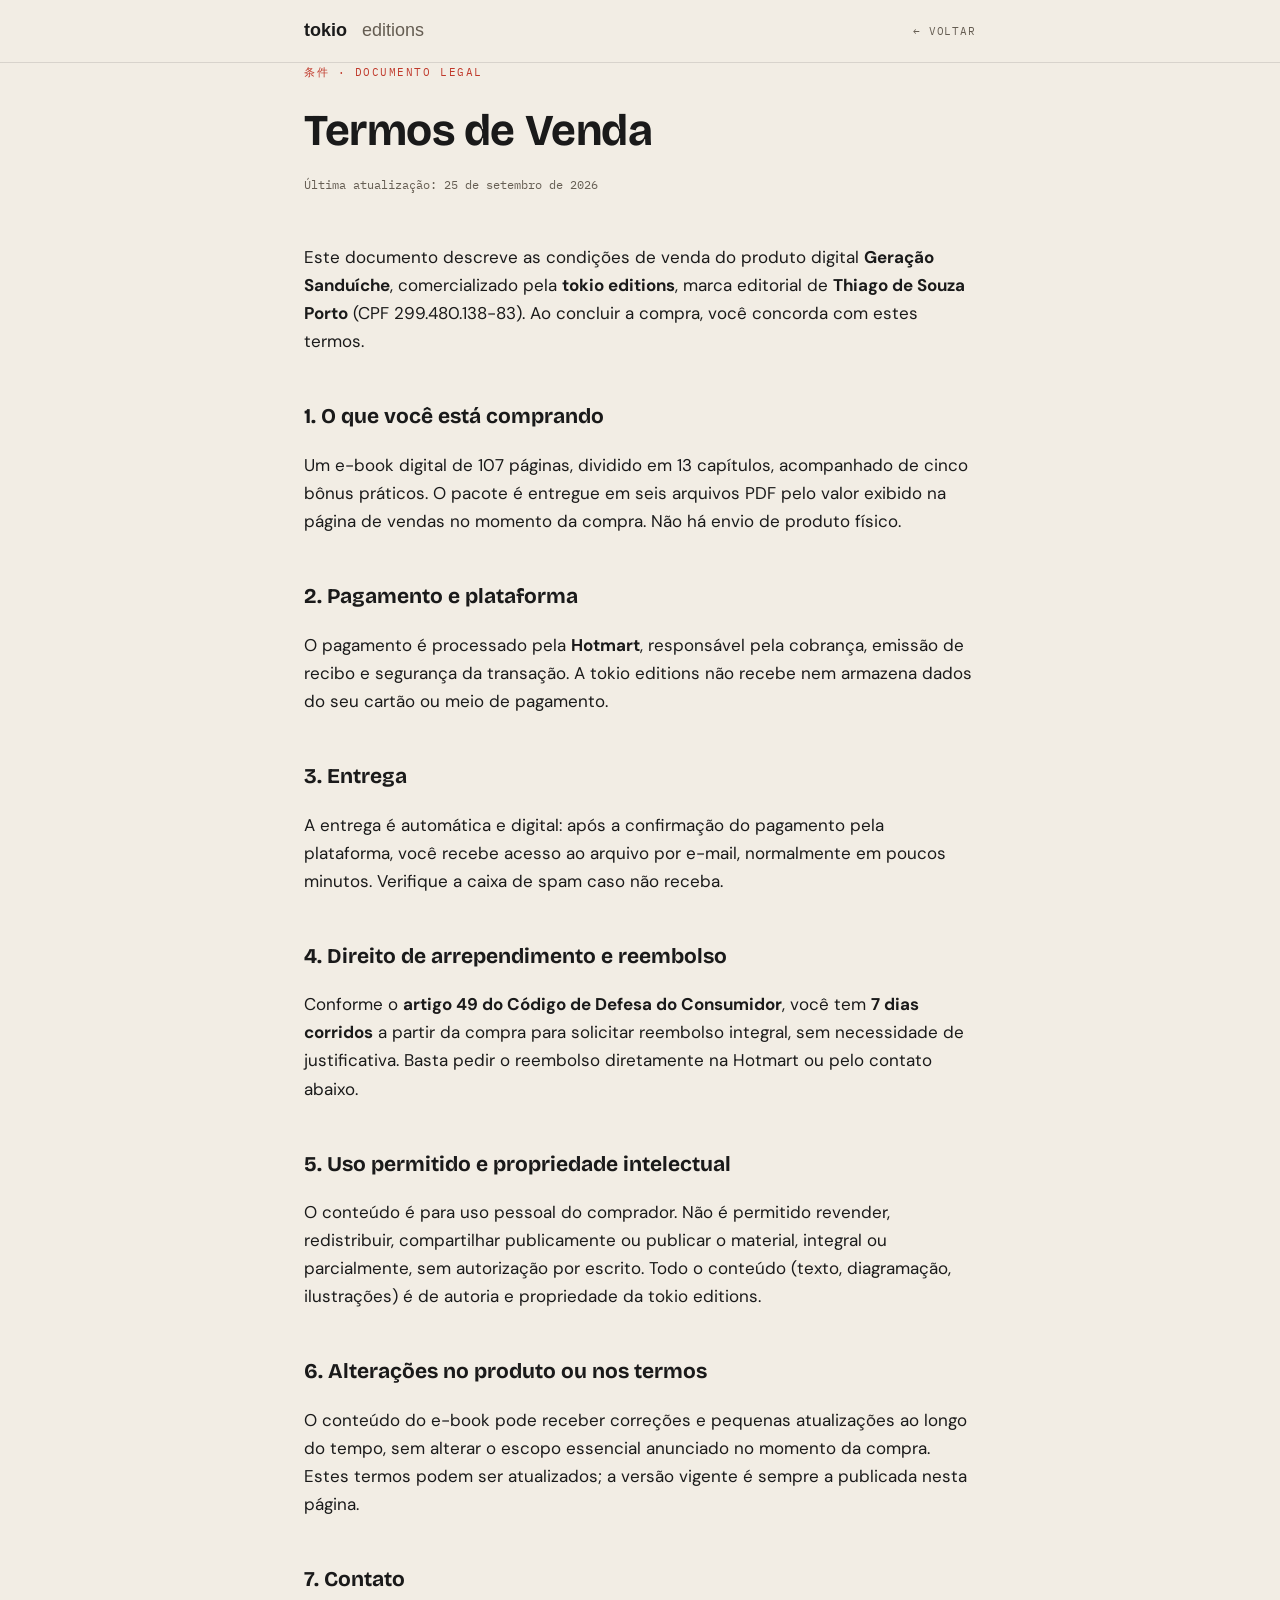
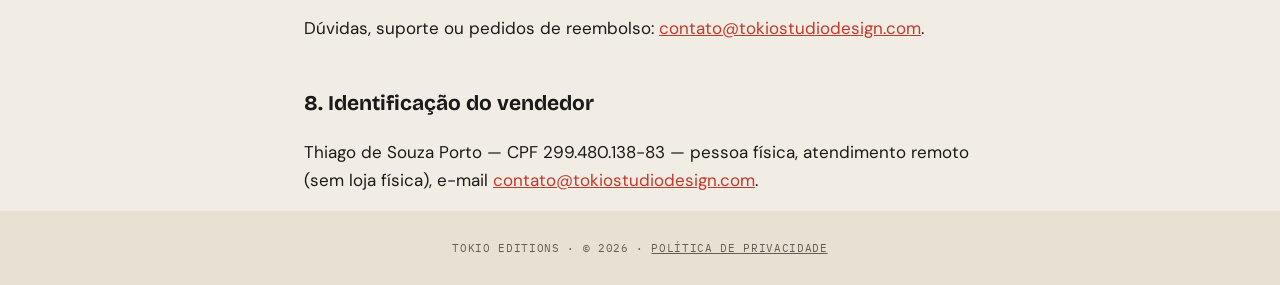
<file: termos.html>
<!doctype html>
<html lang="pt-BR">
<head>
<meta charset="utf-8"/>
<meta name="viewport" content="width=device-width, initial-scale=1"/>
<title>Termos de Venda — tokio editions</title>
<meta name="description" content="Termos de venda do e-book Geração Sanduíche, tokio editions."/>
<meta name="robots" content="noindex"/>
<link rel="icon" type="image/svg+xml" href="assets/tokio-editions_favicon.svg"/>
<link rel="preconnect" href="https://fonts.googleapis.com">
<link rel="preconnect" href="https://fonts.gstatic.com" crossorigin>
<link href="https://fonts.googleapis.com/css2?family=DM+Sans:ital,wght@0,400;0,500;0,700;1,400&family=IBM+Plex+Mono:wght@400;500&family=Bricolage+Grotesque:wght@300;400;700&display=swap" rel="stylesheet">
<style>
  :root{
    --ink:#1A1A1A; --bone:#F2EDE4; --bone-dim:#E7E0D3;
    --bone-line: rgba(26,26,26,.12);
    --katana:#C0392B; --ash-onlight:#655D52;
    --display:'Bricolage Grotesque',sans-serif; --body:'DM Sans',sans-serif; --mono:'IBM Plex Mono',monospace;
  }
  *{box-sizing:border-box;}
  body{margin:0;background:var(--bone);color:var(--ink);font-family:var(--body);font-size:17px;line-height:1.65;-webkit-font-smoothing:antialiased;}
  .wrap{max-width:720px;margin:0 auto;padding:0 24px;}
  .masthead{position:sticky;top:0;background:rgba(242,237,228,.92);backdrop-filter:blur(6px);border-bottom:1px solid var(--bone-line);padding:16px 0;}
  .masthead .row{display:flex;align-items:center;justify-content:space-between;}
  .mark{display:flex;align-items:center;gap:10px;font-family:'Outfit',sans-serif;font-size:18px;}
  .mark b{font-weight:700;} .mark span{font-weight:300;color:var(--ash-onlight);}
  .back{font-family:var(--mono);font-size:11px;letter-spacing:.08em;color:var(--ash-onlight);text-transform:uppercase;text-decoration:none;}
  .back:hover{color:var(--katana);}
  article{padding:64px 0 100px;}
  .kicker{font-family:var(--mono);font-size:11px;letter-spacing:.14em;color:var(--katana);text-transform:uppercase;margin:0 0 14px;}
  h1{font-family:var(--display);font-weight:700;font-size:clamp(30px,5vw,44px);letter-spacing:-0.01em;margin:0 0 8px;}
  .updated{font-family:var(--mono);font-size:12px;color:var(--ash-onlight);margin:0 0 48px;}
  h2{font-family:var(--display);font-weight:700;font-size:21px;margin:44px 0 14px;}
  p,li{color:var(--ink);}
  ul{padding-left:20px;}
  li{margin-bottom:8px;}
  a{color:var(--katana);}
  strong{font-weight:700;}
  footer{background:var(--bone-dim);padding:28px 0;font-family:var(--mono);font-size:11px;letter-spacing:.06em;color:var(--ash-onlight);text-transform:uppercase;text-align:center;}
</style>
</head>
<body>
<header class="masthead">
  <div class="wrap row">
    <div class="mark"><b>tokio</b><span>&nbsp;editions</span></div>
    <a class="back" href="index.html">← Voltar</a>
  </div>
</header>

<article class="wrap">
  <p class="kicker">条件 · Documento legal</p>
  <h1>Termos de Venda</h1>
  <p class="updated">Última atualização: 25 de setembro de 2026</p>

  <p>Este documento descreve as condições de venda do produto digital <strong>Geração Sanduíche</strong>, comercializado pela <strong>tokio editions</strong>, marca editorial de <strong>Thiago de Souza Porto</strong> (CPF 299.480.138-83). Ao concluir a compra, você concorda com estes termos.</p>

  <h2>1. O que você está comprando</h2>
  <p>Um e-book digital de 107 páginas, dividido em 13 capítulos, acompanhado de cinco bônus práticos. O pacote é entregue em seis arquivos PDF pelo valor exibido na página de vendas no momento da compra. Não há envio de produto físico.</p>

  <h2>2. Pagamento e plataforma</h2>
  <p>O pagamento é processado pela <strong>Hotmart</strong>, responsável pela cobrança, emissão de recibo e segurança da transação. A tokio editions não recebe nem armazena dados do seu cartão ou meio de pagamento.</p>

  <h2>3. Entrega</h2>
  <p>A entrega é automática e digital: após a confirmação do pagamento pela plataforma, você recebe acesso ao arquivo por e-mail, normalmente em poucos minutos. Verifique a caixa de spam caso não receba.</p>

  <h2>4. Direito de arrependimento e reembolso</h2>
  <p>Conforme o <strong>artigo 49 do Código de Defesa do Consumidor</strong>, você tem <strong>7 dias corridos</strong> a partir da compra para solicitar reembolso integral, sem necessidade de justificativa. Basta pedir o reembolso diretamente na Hotmart ou pelo contato abaixo.</p>

  <h2>5. Uso permitido e propriedade intelectual</h2>
  <p>O conteúdo é para uso pessoal do comprador. Não é permitido revender, redistribuir, compartilhar publicamente ou publicar o material, integral ou parcialmente, sem autorização por escrito. Todo o conteúdo (texto, diagramação, ilustrações) é de autoria e propriedade da tokio editions.</p>

  <h2>6. Alterações no produto ou nos termos</h2>
  <p>O conteúdo do e-book pode receber correções e pequenas atualizações ao longo do tempo, sem alterar o escopo essencial anunciado no momento da compra. Estes termos podem ser atualizados; a versão vigente é sempre a publicada nesta página.</p>

  <h2>7. Contato</h2>
  <p>Dúvidas, suporte ou pedidos de reembolso: <a href="mailto:contato@tokiostudiodesign.com">contato@tokiostudiodesign.com</a>.</p>

  <h2>8. Identificação do vendedor</h2>
  <p>Thiago de Souza Porto — CPF 299.480.138-83 — pessoa física, atendimento remoto (sem loja física), e-mail <a href="mailto:contato@tokiostudiodesign.com">contato@tokiostudiodesign.com</a>.</p>
</article>

<footer>tokio editions · © 2026 · <a href="privacidade.html" style="color:inherit">Política de Privacidade</a></footer>
</body>
</html>
</file>
<file: home.css>
@font-face {
  font-family: "Outfit";
  src: url("assets/fonts/Outfit-Regular.woff2") format("woff2");
  font-weight: 400;
  font-display: swap;
}

@font-face {
  font-family: "Outfit";
  src: url("assets/fonts/Outfit-Bold.woff2") format("woff2");
  font-weight: 700;
  font-display: swap;
}

@font-face {
  font-family: "DM Sans";
  src: url("assets/fonts/DMSans-Regular.woff2") format("woff2");
  font-weight: 400;
  font-display: swap;
}

@font-face {
  font-family: "DM Sans";
  src: url("assets/fonts/DMSans-Medium.woff2") format("woff2");
  font-weight: 500;
  font-display: swap;
}

@font-face {
  font-family: "IBM Plex Mono";
  src: url("assets/fonts/ibm-plex-mono-500.woff2") format("woff2");
  font-weight: 500;
  font-display: swap;
}

:root {
  --ink: #1a1a1a;
  --ink-soft: #242321;
  --bone: #f2ede4;
  --paper: #fbf8f1;
  --red: #c0392b;
  --ash: #8a827a;
  --clay: #b47745;
  --archive: #496b73;
  --line-dark: rgba(26, 26, 26, 0.18);
  --line-light: rgba(242, 237, 228, 0.18);
  --display: "Outfit", system-ui, sans-serif;
  --body: "DM Sans", system-ui, sans-serif;
  --utility: "IBM Plex Mono", monospace;
  --shell: min(100% - 48px, 1280px);
  --header-height: 76px;
  --ease: cubic-bezier(0.4, 0, 0.2, 1);
}

* {
  box-sizing: border-box;
}

html {
  scroll-behavior: smooth;
  scroll-padding-top: var(--header-height);
}

body {
  margin: 0;
  color: var(--ink);
  background: var(--bone);
  font-family: var(--body);
  font-size: 16px;
  line-height: 1.55;
  text-rendering: optimizeLegibility;
}

body.menu-open {
  overflow: hidden;
}

a {
  color: inherit;
  text-decoration: none;
}

img {
  display: block;
  max-width: 100%;
}

button,
a {
  -webkit-tap-highlight-color: transparent;
}

:focus-visible {
  outline: 3px solid var(--red);
  outline-offset: 4px;
}

.skip-link {
  position: fixed;
  z-index: 1000;
  top: 12px;
  left: 12px;
  padding: 12px 16px;
  color: var(--ink);
  background: var(--bone);
  transform: translateY(-160%);
  transition: transform 180ms ease-out;
}

.skip-link:focus {
  transform: translateY(0);
}

.site-header {
  position: fixed;
  z-index: 100;
  top: 0;
  right: 0;
  left: 0;
  display: grid;
  grid-template-columns: auto 1fr auto;
  align-items: center;
  min-height: var(--header-height);
  padding: 0 max(24px, calc((100vw - 1280px) / 2));
  color: var(--bone);
  background: rgba(26, 26, 26, 0.9);
  border-bottom: 1px solid var(--line-light);
  backdrop-filter: blur(18px);
}

.brand img {
  width: 154px;
  height: auto;
}

.desktop-nav {
  display: flex;
  justify-content: center;
  gap: clamp(22px, 3vw, 48px);
  font-family: var(--utility);
  font-size: 0.75rem;
  letter-spacing: 0.08em;
  text-transform: uppercase;
}

.desktop-nav a,
.site-footer a,
.text-link {
  transition: color 180ms ease-out;
}

.desktop-nav a:hover,
.site-footer a:hover,
.text-link:hover {
  color: #ef6658;
}

.header-cta {
  display: inline-flex;
  min-height: 44px;
  align-items: center;
  padding: 0 18px;
  color: var(--bone);
  background: var(--red);
  font-size: 0.84rem;
  font-weight: 500;
  transition: background 180ms ease-out, transform 180ms ease-out;
}

.header-cta:hover {
  background: #d34636;
  transform: translateY(-1px);
}

.menu-toggle {
  display: none;
  width: 46px;
  height: 46px;
  padding: 0 11px;
  color: var(--bone);
  background: transparent;
  border: 1px solid var(--line-light);
}

.menu-toggle span {
  display: block;
  height: 1px;
  margin: 6px 0;
  background: currentColor;
  transition: transform 220ms var(--ease);
}

.menu-toggle[aria-expanded="true"] span:first-child {
  transform: translateY(3.5px) rotate(45deg);
}

.menu-toggle[aria-expanded="true"] span:last-child {
  transform: translateY(-3.5px) rotate(-45deg);
}

.mobile-menu {
  position: fixed;
  z-index: 90;
  inset: var(--header-height) 0 0;
  display: flex;
  visibility: hidden;
  flex-direction: column;
  justify-content: space-between;
  padding: 48px 24px 32px;
  color: var(--bone);
  background: var(--ink);
  opacity: 0;
  transform: translateY(-16px);
  transition: opacity 220ms var(--ease), transform 220ms var(--ease), visibility 220ms;
}

.mobile-menu.is-open {
  visibility: visible;
  opacity: 1;
  transform: translateY(0);
}

.mobile-menu nav {
  display: grid;
  gap: 8px;
}

.mobile-menu nav a {
  padding: 12px 0;
  border-bottom: 1px solid var(--line-light);
  font-family: var(--display);
  font-size: clamp(2rem, 11vw, 3.5rem);
  font-weight: 700;
  line-height: 1;
}

.menu-label,
.eyebrow,
.guide-card__meta,
.guide-card__edition {
  font-family: var(--utility);
  font-size: 0.75rem;
  font-weight: 500;
  letter-spacing: 0.1em;
  text-transform: uppercase;
}

.mobile-menu p {
  margin: 18px 0 0;
  color: var(--ash);
  font-size: 0.9rem;
}

.hero {
  position: relative;
  display: grid;
  min-height: 100svh;
  padding-top: var(--header-height);
  overflow: hidden;
  color: var(--bone);
  background: var(--ink);
}

.hero__content {
  position: relative;
  z-index: 2;
  display: flex;
  width: var(--shell);
  justify-self: center;
  flex-direction: column;
  justify-content: center;
  padding: clamp(70px, 10vh, 132px) 54% clamp(88px, 12vh, 150px) 0;
}

.eyebrow {
  margin: 0 0 24px;
  color: #e35b4b;
}

.eyebrow--dark {
  color: var(--red);
}

.hero h1,
.section h2,
.collection__header h3,
.publisher h2 {
  margin: 0;
  font-family: var(--display);
  font-weight: 700;
  letter-spacing: -0.045em;
  line-height: 0.94;
}

.hero h1 {
  max-width: 760px;
  font-size: clamp(4rem, 7.2vw, 8.2rem);
}

.hero__lede {
  max-width: 650px;
  margin: 32px 0 0;
  color: rgba(242, 237, 228, 0.78);
  font-size: clamp(1.05rem, 1.5vw, 1.3rem);
  line-height: 1.55;
}

.hero__actions {
  display: flex;
  align-items: center;
  gap: 28px;
  margin-top: 40px;
}

.button {
  display: inline-flex;
  min-height: 54px;
  align-items: center;
  justify-content: space-between;
  gap: 28px;
  padding: 0 22px;
  font-size: 0.9rem;
  font-weight: 500;
  transition: background 180ms ease-out, color 180ms ease-out, transform 180ms ease-out;
}

.button:hover {
  transform: translateY(-2px);
}

.button--red {
  color: var(--bone);
  background: var(--red);
}

.button--red:hover {
  background: #d34636;
}

.button--light {
  color: var(--ink);
  background: var(--bone);
}

.text-link {
  display: inline-flex;
  min-height: 44px;
  align-items: center;
  gap: 12px;
  color: var(--bone);
  border-bottom: 1px solid var(--line-light);
  font-size: 0.9rem;
}

.hero__visual {
  position: absolute;
  z-index: 1;
  inset: var(--header-height) 0 0 46%;
  overflow: hidden;
}

.hero__visual::after {
  position: absolute;
  inset: 0 auto 0 0;
  width: 32%;
  content: "";
  background: linear-gradient(90deg, var(--ink), transparent);
}

.hero__visual img {
  width: 100%;
  height: 100%;
  object-fit: cover;
  object-position: 70% center;
}

.hero__index {
  position: absolute;
  z-index: 3;
  right: max(24px, calc((100vw - 1280px) / 2));
  bottom: 24px;
  left: max(24px, calc((100vw - 1280px) / 2));
  display: flex;
  justify-content: space-between;
  padding-top: 14px;
  color: rgba(242, 237, 228, 0.55);
  border-top: 1px solid var(--line-light);
  font-family: var(--utility);
  font-size: 0.64rem;
  letter-spacing: 0.1em;
  text-transform: uppercase;
}

.section {
  padding: clamp(96px, 12vw, 180px) 0;
}

.section-shell {
  width: var(--shell);
  margin: 0 auto;
}

.manifesto {
  background: var(--bone);
}

.section-heading {
  display: grid;
  grid-template-columns: 0.7fr 1.3fr;
  gap: 40px;
  align-items: end;
}

.section-heading .eyebrow {
  align-self: start;
}

.section h2 {
  max-width: 900px;
  font-size: clamp(3.2rem, 6.6vw, 7.2rem);
}

.manifesto__intro {
  max-width: 680px;
  margin: 64px 0 0 auto;
  color: #4c4945;
  font-size: clamp(1.15rem, 1.8vw, 1.5rem);
}

.principles {
  display: grid;
  grid-template-columns: repeat(3, 1fr);
  margin-top: 100px;
  border-top: 1px solid var(--line-dark);
}

.principle {
  min-height: 270px;
  padding: 28px 28px 28px 0;
  border-right: 1px solid var(--line-dark);
}

.principle + .principle {
  padding-left: 28px;
}

.principle:last-child {
  border-right: 0;
}

.principle span,
.guide-card__facts dt,
.guide-card__footer span {
  color: var(--ash);
  font-family: var(--utility);
  font-size: 0.67rem;
  letter-spacing: 0.08em;
  text-transform: uppercase;
}

.principle h3 {
  max-width: 280px;
  margin: 66px 0 14px;
  font-family: var(--display);
  font-size: clamp(1.8rem, 2.6vw, 2.5rem);
  line-height: 1;
}

.principle p {
  max-width: 330px;
  margin: 0;
  color: #5f5a54;
}

.catalog {
  color: var(--bone);
  background: var(--ink);
}

.catalog__heading {
  display: grid;
  grid-template-columns: 1.35fr 0.65fr;
  gap: clamp(40px, 8vw, 120px);
  align-items: end;
  padding-bottom: 80px;
  border-bottom: 1px solid var(--line-light);
}

.catalog__heading h2 {
  max-width: 800px;
  font-size: clamp(3.1rem, 5.8vw, 6.5rem);
}

.catalog__heading > p,
.collection__header > p {
  margin: 0;
  color: rgba(242, 237, 228, 0.64);
}

.collection {
  --collection-color: var(--clay);
  padding: 110px 0 40px;
}

.collection--escala {
  --collection-color: var(--archive);
  padding-top: 150px;
}

.collection__header {
  display: grid;
  grid-template-columns: 90px 1fr minmax(260px, 0.55fr);
  gap: 30px;
  align-items: end;
  margin-bottom: 60px;
}

.collection__mark {
  display: grid;
  width: 68px;
  aspect-ratio: 1;
  place-items: center;
  color: var(--bone);
  background: var(--collection-color);
  border-radius: 50%;
  font-family: var(--utility);
  font-size: 0.8rem;
}

.collection__header .eyebrow {
  color: color-mix(in srgb, var(--collection-color) 70%, white);
}

.collection__header h3 {
  max-width: 640px;
  font-size: clamp(2.5rem, 4vw, 4.8rem);
}

.guide-grid {
  display: grid;
  grid-template-columns: repeat(2, minmax(0, 1fr));
  gap: 24px;
}

.guide-card {
  display: grid;
  grid-template-columns: minmax(190px, 0.8fr) minmax(260px, 1.2fr);
  min-height: 580px;
  overflow: hidden;
  color: var(--ink);
  background: var(--bone);
}

.guide-card__cover {
  position: relative;
  min-height: 100%;
  overflow: hidden;
  background: #d5cec4;
}

.guide-card__cover img {
  width: 100%;
  height: 100%;
  object-fit: cover;
  transition: transform 600ms var(--ease);
}

.guide-card:hover .guide-card__cover img {
  transform: scale(1.025);
}

.guide-card__edition {
  position: absolute;
  top: 16px;
  left: 16px;
  padding: 8px 10px;
  color: var(--bone);
  background: rgba(26, 26, 26, 0.86);
}

.guide-card__body {
  display: flex;
  flex-direction: column;
  padding: clamp(28px, 3vw, 44px);
}

.guide-card__meta {
  margin: 0 0 30px;
  color: var(--collection-color);
}

.guide-card h4 {
  margin: 0;
  font-family: var(--display);
  font-size: clamp(2.1rem, 3vw, 3.5rem);
  letter-spacing: -0.04em;
  line-height: 0.98;
}

.guide-card__promise {
  margin: 22px 0 0;
  color: #5f5a54;
  font-size: 1.04rem;
}

.guide-card__facts {
  display: grid;
  gap: 0;
  margin: auto 0 0;
}

.guide-card__facts div {
  display: flex;
  justify-content: space-between;
  gap: 20px;
  padding: 12px 0;
  border-bottom: 1px solid var(--line-dark);
}

.guide-card__facts dd {
  margin: 0;
  font-size: 0.82rem;
  text-align: right;
}

.guide-card__footer {
  display: flex;
  align-items: end;
  justify-content: space-between;
  gap: 20px;
  margin-top: 28px;
}

.guide-card__footer > div {
  display: grid;
}

.guide-card__footer strong {
  font-family: var(--display);
  font-size: 1.6rem;
}

.guide-card__footer > a {
  min-height: 44px;
  padding-bottom: 8px;
  border-bottom: 2px solid var(--collection-color);
  font-size: 0.82rem;
  font-weight: 500;
}

.method {
  background: var(--paper);
}

.method .section-shell {
  display: grid;
  grid-template-columns: minmax(320px, 0.8fr) minmax(480px, 1.2fr);
  gap: clamp(60px, 10vw, 160px);
}

.method__intro {
  position: sticky;
  top: calc(var(--header-height) + 48px);
  align-self: start;
}

.method__intro h2 {
  font-size: clamp(3.2rem, 5vw, 5.6rem);
}

.method__intro > p:last-child {
  max-width: 520px;
  margin: 32px 0 0;
  color: #5f5a54;
}

.method__steps {
  margin: 0;
  padding: 0;
  list-style: none;
  border-top: 1px solid var(--line-dark);
}

.method-step {
  display: grid;
  grid-template-columns: 72px 1fr;
  gap: 28px;
  min-height: 190px;
  align-items: center;
  border-bottom: 1px solid var(--line-dark);
}

.method-step > span {
  display: grid;
  width: 54px;
  aspect-ratio: 1;
  place-items: center;
  color: var(--bone);
  background: var(--ink);
  border-radius: 50%;
  font-family: var(--utility);
  font-size: 0.7rem;
}

.method-step h3 {
  margin: 0 0 8px;
  font-family: var(--display);
  font-size: clamp(1.8rem, 3vw, 2.8rem);
  line-height: 1;
}

.method-step p {
  margin: 0;
  color: #68625c;
}

.faq {
  color: var(--bone);
  background: var(--ink-soft);
}

.faq__grid {
  display: grid;
  grid-template-columns: 0.85fr 1.15fr;
  gap: clamp(64px, 10vw, 160px);
}

.faq__heading h2 {
  font-size: clamp(3rem, 5vw, 5.8rem);
}

.faq__items {
  border-top: 1px solid var(--line-light);
}

.faq details {
  border-bottom: 1px solid var(--line-light);
}

.faq summary {
  display: flex;
  min-height: 88px;
  align-items: center;
  justify-content: space-between;
  gap: 20px;
  cursor: pointer;
  font-family: var(--display);
  font-size: clamp(1.15rem, 1.8vw, 1.5rem);
  list-style: none;
}

.faq summary::-webkit-details-marker {
  display: none;
}

.faq summary span {
  color: #e35b4b;
  font-family: var(--utility);
  font-size: 1.5rem;
  transition: transform 180ms ease-out;
}

.faq details[open] summary span {
  transform: rotate(45deg);
}

.faq details p {
  max-width: 620px;
  margin: -8px 0 28px;
  color: rgba(242, 237, 228, 0.66);
}

.publisher {
  background: var(--bone);
}

.publisher__grid {
  display: grid;
  grid-template-columns: minmax(240px, 0.55fr) minmax(480px, 1.45fr);
  gap: clamp(64px, 10vw, 160px);
  align-items: center;
}

.publisher__seal {
  display: grid;
  aspect-ratio: 1;
  place-items: center;
  border: 1px solid var(--line-dark);
  border-radius: 50%;
}

.publisher__seal img {
  width: 45%;
}

.publisher h2 {
  max-width: 850px;
  font-size: clamp(3rem, 5.7vw, 6.5rem);
}

.publisher__content > p:not(.eyebrow) {
  max-width: 710px;
  margin: 28px 0 0;
  color: #5f5a54;
  font-size: clamp(1.05rem, 1.6vw, 1.25rem);
}

.publisher__content a {
  border-bottom: 1px solid currentColor;
}

.site-footer {
  padding: 64px max(24px, calc((100vw - 1280px) / 2)) 32px;
  color: var(--bone);
  background: var(--ink);
}

.site-footer__top,
.site-footer__bottom {
  display: flex;
  align-items: center;
  justify-content: space-between;
  gap: 32px;
}

.site-footer__top {
  min-height: 140px;
  border-bottom: 1px solid var(--line-light);
}

.site-footer__top img {
  width: min(280px, 56vw);
}

.site-footer__top a {
  font-family: var(--utility);
  font-size: 0.72rem;
  letter-spacing: 0.08em;
  text-transform: uppercase;
}

.site-footer__bottom {
  padding-top: 28px;
  color: rgba(242, 237, 228, 0.58);
  font-size: 0.76rem;
}

.site-footer__bottom p {
  margin: 0;
}

.site-footer__bottom nav {
  display: flex;
  gap: 24px;
}

.mobile-sticky {
  position: fixed;
  z-index: 80;
  right: 12px;
  bottom: 12px;
  left: 12px;
  display: none;
  min-height: 66px;
  align-items: center;
  justify-content: space-between;
  padding: 10px 18px;
  color: var(--bone);
  background: var(--red);
  box-shadow: 0 16px 50px rgba(0, 0, 0, 0.28);
  opacity: 0;
  pointer-events: none;
  transform: translateY(120%);
  transition: opacity 240ms var(--ease), transform 240ms var(--ease);
}

.mobile-sticky.is-visible {
  opacity: 1;
  pointer-events: auto;
  transform: translateY(0);
}

.mobile-sticky span {
  display: grid;
  font-family: var(--display);
  font-weight: 700;
}

.mobile-sticky small {
  font-family: var(--utility);
  font-size: 0.58rem;
  font-weight: 500;
  letter-spacing: 0.08em;
  text-transform: uppercase;
}

.motion-ready .reveal {
  opacity: 0;
  transform: translateY(24px);
  transition: opacity 560ms ease-out, transform 560ms ease-out;
}

.motion-ready .reveal.is-visible {
  opacity: 1;
  transform: translateY(0);
}

@media (max-width: 1080px) {
  .desktop-nav {
    display: none;
  }

  .site-header {
    grid-template-columns: 1fr auto auto;
    gap: 14px;
  }

  .menu-toggle {
    display: block;
  }

  .guide-card {
    grid-template-columns: 1fr;
  }

  .guide-card__cover {
    aspect-ratio: 3 / 4;
  }

  .guide-card__body {
    min-height: 520px;
  }
}

@media (max-width: 780px) {
  :root {
    --shell: calc(100% - 48px);
    --header-height: 68px;
  }

  .site-header {
    min-height: var(--header-height);
    padding: 0 24px;
  }

  .brand img {
    width: 136px;
  }

  .header-cta {
    display: none;
  }

  .hero {
    min-height: 100svh;
    padding-bottom: 0;
  }

  .hero__content {
    display: block;
    width: 100%;
    padding: 54px 24px 28px;
  }

  .hero .eyebrow {
    margin-bottom: 20px;
  }

  .hero h1 {
    max-width: 520px;
    font-size: clamp(3.35rem, 15.2vw, 5rem);
  }

  .hero__lede {
    margin-top: 24px;
    font-size: 1rem;
  }

  .hero__actions {
    align-items: stretch;
    gap: 14px;
    margin-top: 28px;
  }

  .hero__actions .button {
    min-width: 0;
  }

  .hero__actions .text-link {
    justify-content: center;
  }

  .hero__visual {
    position: relative;
    inset: auto;
    display: block;
    width: 100%;
    min-height: 42svh;
    margin-top: auto;
  }

  .hero__visual::after {
    inset: 0 0 auto;
    width: 100%;
    height: 16%;
    background: linear-gradient(180deg, var(--ink), transparent);
  }

  .hero__visual img {
    min-height: 42svh;
    object-position: center 38%;
  }

  .hero__index {
    display: none;
  }

  .section {
    padding: 96px 0;
  }

  .section-heading,
  .catalog__heading,
  .collection__header,
  .method .section-shell,
  .faq__grid,
  .publisher__grid {
    grid-template-columns: 1fr;
  }

  .section-heading,
  .catalog__heading,
  .faq__grid,
  .publisher__grid {
    gap: 34px;
  }

  .section h2,
  .catalog__heading h2,
  .faq__heading h2,
  .publisher h2 {
    font-size: clamp(3rem, 14vw, 4.8rem);
  }

  .manifesto__intro {
    margin: 40px 0 0;
  }

  .principles {
    grid-template-columns: 1fr;
    margin-top: 70px;
  }

  .principle,
  .principle + .principle {
    min-height: auto;
    padding: 26px 0 40px;
    border-right: 0;
    border-bottom: 1px solid var(--line-dark);
  }

  .principle h3 {
    margin-top: 34px;
  }

  .catalog__heading {
    padding-bottom: 64px;
  }

  .collection {
    padding-top: 80px;
  }

  .collection--escala {
    padding-top: 120px;
  }

  .collection__header {
    align-items: start;
    margin-bottom: 42px;
  }

  .collection__header h3 {
    font-size: clamp(2.7rem, 12vw, 4rem);
  }

  .guide-grid {
    grid-template-columns: 1fr;
    gap: 18px;
  }

  .guide-card {
    min-height: 0;
  }

  .guide-card__body {
    min-height: 480px;
    padding: 28px 24px;
  }

  .guide-card h4 {
    font-size: clamp(2.4rem, 11vw, 3.4rem);
  }

  .method .section-shell {
    gap: 60px;
  }

  .method__intro {
    position: static;
  }

  .method__intro h2 {
    font-size: clamp(3rem, 14vw, 4.8rem);
  }

  .method-step {
    grid-template-columns: 58px 1fr;
    gap: 18px;
    min-height: 160px;
  }

  .method-step > span {
    width: 48px;
  }

  .publisher__seal {
    width: min(64vw, 300px);
    justify-self: center;
  }

  .site-footer {
    padding: 48px 24px 100px;
  }

  .site-footer__top,
  .site-footer__bottom,
  .site-footer__bottom nav {
    align-items: flex-start;
    flex-direction: column;
  }

  .site-footer__top {
    min-height: 170px;
    justify-content: space-between;
  }

  .site-footer__bottom {
    gap: 22px;
  }

  .site-footer__bottom nav {
    gap: 12px;
  }

  .mobile-sticky {
    display: flex;
  }
}

@media (max-width: 480px) {
  .hero__actions {
    flex-direction: column;
  }

  .hero__actions .button {
    width: 100%;
  }

  .guide-card__footer {
    align-items: stretch;
    flex-direction: column;
  }

  .guide-card__footer > a {
    display: flex;
    min-height: 48px;
    align-items: center;
    justify-content: space-between;
  }
}

@media (prefers-reduced-motion: reduce) {
  html {
    scroll-behavior: auto;
  }

  *,
  *::before,
  *::after {
    scroll-behavior: auto !important;
    transition-duration: 0.01ms !important;
    animation-duration: 0.01ms !important;
    animation-iteration-count: 1 !important;
  }

  .motion-ready .reveal {
    opacity: 1;
    transform: none;
  }
}
</file>
<file: escala-cero.css>
@font-face{font-family:Outfit;src:url("assets/escala-cero/fonts/outfit-300.ttf") format("truetype");font-display:swap;font-weight:300;font-style:normal}
@font-face{font-family:Outfit;src:url("assets/escala-cero/fonts/outfit-700.ttf") format("truetype");font-display:swap;font-weight:700;font-style:normal}
@font-face{font-family:Outfit;src:url("assets/escala-cero/fonts/outfit-800.ttf") format("truetype");font-display:swap;font-weight:800;font-style:normal}
@font-face{font-family:"DM Sans";src:url("assets/escala-cero/fonts/dm-sans-400.ttf") format("truetype");font-display:swap;font-weight:400;font-style:normal}
@font-face{font-family:"DM Sans";src:url("assets/escala-cero/fonts/dm-sans-700.ttf") format("truetype");font-display:swap;font-weight:700;font-style:normal}
@font-face{font-family:"DM Sans";src:url("assets/escala-cero/fonts/dm-sans-italic.woff2") format("woff2");font-display:swap;font-style:italic}
@font-face{font-family:"IBM Plex Mono";src:url("assets/escala-cero/fonts/ibm-plex-mono-400.ttf") format("truetype");font-display:swap;font-weight:400;font-style:normal}
@font-face{font-family:"IBM Plex Mono";src:url("assets/escala-cero/fonts/ibm-plex-mono-500.ttf") format("truetype");font-display:swap;font-weight:500;font-style:normal}

:root{
  --ink:#1a1a1a;--bone:#f2ede4;--paper:#fbf8f2;--red:#c0392b;--red-dark:#982d23;
  --ash:#8a827a;--teal:#0d5363;--line:rgba(26,26,26,.16);--white:#fff;
  --shell:min(1180px,calc(100% - 96px));--shadow:0 24px 70px rgba(17,24,24,.18);
}
*{box-sizing:border-box}
html{scroll-behavior:smooth;scroll-padding-top:88px}
body{margin:0;background:var(--paper);color:var(--ink);font:400 17px/1.62 "DM Sans",sans-serif;-webkit-font-smoothing:antialiased}
img{display:block;max-width:100%;height:auto}
a{color:inherit}
button,input,summary{font:inherit}
.shell{width:var(--shell);margin-inline:auto}
.section-pad{padding:110px 0}
.section-dark,.section-ink{background:var(--ink);color:var(--white)}
.section-bone{background:var(--bone)}
.section-red{background:var(--red);color:var(--white)}
.skip-link{position:fixed;z-index:1000;left:16px;top:12px;padding:10px 14px;background:#fff;color:#000;transform:translateY(-150%)}
.skip-link:focus{transform:none}
:focus-visible{outline:3px solid #e2a343;outline-offset:4px}

.site-header{position:sticky;top:0;z-index:50;background:rgba(242,237,228,.95);border-bottom:1px solid var(--line);backdrop-filter:blur(14px)}
.header-inner{height:78px;display:flex;align-items:center;gap:32px}
.brand{margin-right:auto}.brand img{width:168px}
.main-nav{display:flex;gap:28px}.main-nav a{font-family:"IBM Plex Mono",monospace;font-size:.7rem;font-weight:500;letter-spacing:.1em;text-decoration:none;text-transform:uppercase}
.main-nav a:hover{color:var(--red)}
.button{display:inline-flex;min-height:54px;align-items:center;justify-content:center;padding:14px 25px;border:1px solid transparent;border-radius:2px;background:var(--ink);color:#fff;font-family:Outfit,sans-serif;font-weight:700;letter-spacing:.01em;text-decoration:none;cursor:pointer;transition:transform .2s ease,background .2s ease,color .2s ease}
.button:hover{transform:translateY(-2px)}
.button-small{min-height:42px;padding:9px 18px;font-size:.88rem}
.button-primary{background:var(--red)}.button-primary:hover{background:#d34838}
.button-light{background:#fff;color:var(--red-dark)}
.button-outline{border-color:rgba(255,255,255,.38);background:transparent}

.eyebrow{margin:0 0 18px;color:var(--red);font:500 .74rem/1.2 "IBM Plex Mono",monospace;letter-spacing:.15em;text-transform:uppercase}
.eyebrow.light{color:#fff}
h1,h2,h3{margin:0;font-family:Outfit,sans-serif;font-weight:700;line-height:1.02;letter-spacing:-.01em}
h1{font-size:clamp(3.4rem,7vw,6.8rem);max-width:780px}
h2{font-size:clamp(2.3rem,4.8vw,4.6rem)}
h3{font-size:1.45rem;line-height:1.08}
.section-heading{max-width:770px;margin-bottom:58px}.section-heading>p:last-child{max-width:670px;font-size:1.12rem}

.hero{position:relative;overflow:hidden}.hero-grid{position:relative;display:grid;width:100%;max-width:none;min-height:calc(100vh - 78px);align-items:center;overflow:hidden}
.hero-copy{position:relative;z-index:2;width:min(720px,calc(100% - 96px));margin-left:max(48px,calc((100vw - 1180px)/2));padding:90px 56px 90px 0}
.hero-deck{max-width:680px;margin:30px 0 34px;color:#d9d6d0;font-size:1.22rem;line-height:1.55}
.hero-offer{display:flex;align-items:baseline;gap:18px;margin-bottom:22px}.hero-offer span{font:400 .7rem "IBM Plex Mono",monospace;letter-spacing:.12em;text-transform:uppercase}.hero-offer strong{font:700 2.15rem Outfit,sans-serif;color:#fff;letter-spacing:-.01em}
.trust-line{margin:17px 0 0;color:#bbb4ac;font-size:.8rem;letter-spacing:.04em}
.hero-visual{position:absolute;z-index:0;inset:0;margin:0;background:#2b2a28;overflow:hidden}
.hero-visual img{width:100%;height:100%;object-fit:cover;object-position:50% 53%;filter:saturate(.9) contrast(1.03)}
.hero-visual:after{content:"";position:absolute;inset:0;background:linear-gradient(90deg,rgba(18,18,18,.96) 0%,rgba(18,18,18,.9) 27%,rgba(18,18,18,.46) 48%,rgba(18,18,18,.08) 70%),linear-gradient(180deg,transparent 68%,rgba(0,0,0,.62))}
.hero-visual figcaption{position:absolute;z-index:1;left:32px;right:32px;bottom:28px;display:flex;justify-content:space-between;color:#fff;font:600 .68rem "IBM Plex Mono",monospace;letter-spacing:.13em;text-transform:uppercase}

.recognition-grid{display:grid;grid-template-columns:1fr .82fr;gap:100px;align-items:start}.recognition h2{max-width:700px}
.recognition-copy>p{font-size:1.08rem;margin:0 0 20px}.recognition blockquote{margin:42px 0 0;padding:25px 28px;border-left:4px solid var(--red);background:var(--bone);font:1.45rem/1.3 Outfit,sans-serif}

.product-grid{display:grid;grid-template-columns:1fr 1fr;gap:90px;align-items:center}
.book-stage{position:relative;min-height:650px;perspective:1200px}.book{position:absolute;margin:0;overflow:hidden;border:8px solid #fff;background:#fff;box-shadow:var(--shadow)}.book img{width:100%;height:100%;object-fit:cover}
.book-main{z-index:2;left:7%;top:0;width:54%;transform:rotate(-3deg)}.book-back{right:3%;bottom:0;width:48%;transform:rotate(6deg)}
.product-copy>p:not(.eyebrow){font-size:1.12rem;max-width:570px}
.product-facts{display:grid;grid-template-columns:repeat(2,1fr);margin:45px 0 0;border-top:1px solid var(--line);border-left:1px solid var(--line)}
.product-facts div{padding:24px;border-right:1px solid var(--line);border-bottom:1px solid var(--line)}.product-facts dt{font:700 3rem Outfit,sans-serif;color:var(--teal)}.product-facts dd{margin:0;color:#59544f;font:400 .72rem "IBM Plex Mono",monospace;letter-spacing:.12em;text-transform:uppercase}

.assembly-line{position:relative;display:grid;grid-template-columns:repeat(3,1fr);gap:20px;margin-bottom:60px}.assembly-rail{position:absolute;z-index:0;left:4%;right:4%;top:33px;height:3px;background:linear-gradient(90deg,var(--teal),var(--red))}
.assembly-step{position:relative;z-index:1;display:grid;grid-template-columns:58px 1fr;gap:17px;padding:0 18px 28px 0;background:var(--paper)}
.step-no{display:grid;width:58px;height:58px;place-items:center;border:2px solid var(--teal);border-radius:50%;background:var(--paper);color:var(--teal);font:600 .8rem "IBM Plex Mono",monospace}
.assembly-step:nth-of-type(n+5) .step-no{border-color:var(--red);color:var(--red)}
.assembly-step p{margin:9px 0 0;color:#615b55;font-size:.93rem}
.method-visual{display:grid;grid-template-columns:minmax(280px,420px) 1fr;gap:46px;align-items:center;margin:10px 0 0;padding:38px;background:var(--bone)}
.method-visual img{box-shadow:0 15px 38px rgba(0,0,0,.14)}.method-visual figcaption{max-width:440px;font:1.45rem/1.35 Outfit,sans-serif}

.light-heading h2{color:#fff}.light-heading>p:last-child{color:#c9c4be}
.preview-grid{display:grid;grid-template-columns:repeat(4,1fr);gap:22px}.preview-grid figure{margin:0}.preview-grid img{width:100%;border:1px solid rgba(255,255,255,.18);box-shadow:0 15px 35px rgba(0,0,0,.32)}.preview-grid figcaption{padding:13px 0;color:#ddd5ce;font:.68rem "IBM Plex Mono",monospace;letter-spacing:.13em;text-transform:uppercase}

.split-heading{display:grid;grid-template-columns:1.2fr .7fr;max-width:none;gap:90px;align-items:end}.split-heading>p{margin:0}
.bonus-grid{display:grid;grid-template-columns:repeat(6,1fr);gap:20px}.bonus-card{grid-column:span 2;display:grid;grid-template-columns:42% 1fr;min-height:290px;border-top:4px solid var(--teal);background:#fff;box-shadow:0 12px 34px rgba(40,34,28,.08)}.bonus-card.featured{grid-column:span 3}.bonus-card:nth-child(2){grid-column:span 3}.bonus-card img{width:100%;height:100%;padding:12px;background:#e9e3d9;object-fit:contain;object-position:center}.bonus-card>div{padding:25px 22px}.bonus-card span{color:var(--red);font:500 .7rem "IBM Plex Mono",monospace}.bonus-card p{color:#615b55;font-size:.91rem;line-height:1.45}.bonus-card b{color:var(--teal);font-size:.72rem;text-transform:uppercase}

.for-you-grid{display:grid;grid-template-columns:.9fr 1fr;gap:90px;align-items:center}.check-list{list-style:none;margin:38px 0 28px;padding:0}.check-list li{position:relative;padding:15px 0 15px 38px;border-bottom:1px solid var(--line)}.check-list li:before{content:"✓";position:absolute;left:4px;color:var(--red);font-weight:800}.not-for{padding:20px;border-left:3px solid var(--ash);background:var(--bone);font-size:.92rem}
.final-visual{margin:0;background:var(--ink);box-shadow:var(--shadow)}.final-visual img{width:100%;aspect-ratio:4/3;object-fit:cover}.final-visual figcaption{padding:18px 24px;color:#fff;font:400 .72rem "IBM Plex Mono",monospace;letter-spacing:.09em;text-transform:uppercase}

.offer-grid{display:grid;grid-template-columns:.75fr 1fr;gap:100px;align-items:center}.offer-art{position:relative;text-align:center}.offer-art>img{width:62%;margin:auto;transform:rotate(-4deg);border:7px solid #fff;box-shadow:0 24px 60px rgba(74,15,10,.34)}
.bonus-stack{position:absolute;right:1%;bottom:9%;display:grid;grid-template-columns:auto 1fr;align-items:center;gap:12px;width:178px;min-height:84px;padding:13px 16px;border-top:4px solid var(--ink);background:var(--bone);color:var(--ink);box-shadow:0 12px 28px rgba(74,15,10,.28)}
.bonus-stack:before{content:"";position:absolute;left:0;top:-4px;width:42px;height:4px;background:var(--red)}
.bonus-stack span{font:700 2.8rem/1 Outfit,sans-serif;letter-spacing:-.02em}
.bonus-stack small{padding-left:12px;border-left:1px solid rgba(26,26,26,.25);font:500 .62rem/1.25 "IBM Plex Mono",monospace;letter-spacing:.09em;text-align:left;text-transform:uppercase}
.offer-copy h2{font-size:clamp(3rem,6vw,6rem)}.offer-copy ul{display:grid;gap:10px;margin:30px 0;padding:0;list-style:none}.offer-copy li:before{content:"—";margin-right:10px}.price{display:flex;flex-direction:column;margin:32px 0 23px}.price span{font:500 .7rem "IBM Plex Mono",monospace;letter-spacing:.14em;text-transform:uppercase}.price strong{font:700 clamp(3.2rem,7vw,6.5rem)/1 Outfit,sans-serif;letter-spacing:-.01em}.price small{margin-top:8px;color:#fff}.offer-trust{font-size:.76rem;text-transform:uppercase;letter-spacing:.05em}.checkout-status{min-height:1.6em;margin-bottom:0;color:#fff;font-weight:700}

.faq-grid{display:grid;grid-template-columns:.45fr 1fr;gap:100px}.faq-intro{position:sticky;top:120px;align-self:start}.faq-intro p:last-child{color:#6d665f}.faq-list details{border-top:1px solid var(--line)}.faq-list details:last-child{border-bottom:1px solid var(--line)}.faq-list summary{position:relative;padding:23px 50px 23px 0;cursor:pointer;font:1.18rem Outfit,sans-serif;list-style:none}.faq-list summary::-webkit-details-marker{display:none}.faq-list summary:after{content:"+";position:absolute;right:10px;color:var(--red);font-size:1.6rem}.faq-list details[open] summary:after{content:"−"}.faq-list details p{margin:0;padding:0 50px 25px 0;color:#5c5650;max-width:780px}

.publisher-grid{display:grid;grid-template-columns:.45fr 1fr;gap:110px;align-items:center}.publisher-grid img{max-width:230px}.publisher-grid h2{font-size:clamp(2.2rem,4vw,4rem)}.publisher-grid p:last-child{max-width:700px}
.site-footer{padding:28px 0;background:var(--ink);color:#cfc8c0;font-size:.78rem}.footer-inner,.footer-inner div{display:flex;align-items:center;gap:18px}.footer-inner{justify-content:space-between}.footer-inner a,.footer-inner button{border:0;background:none;color:inherit;text-decoration:none;cursor:pointer}.footer-inner a:hover,.footer-inner button:hover{color:#fff}

.cookie-panel{position:fixed;z-index:100;left:24px;right:24px;bottom:22px;display:flex;align-items:center;justify-content:space-between;gap:30px;max-width:1000px;margin:auto;padding:22px 24px;border:1px solid rgba(255,255,255,.2);background:#232323;color:#fff;box-shadow:0 16px 50px rgba(0,0,0,.35)}.cookie-panel[hidden]{display:none}.cookie-panel strong{font:1.1rem Outfit,sans-serif}.cookie-panel p{margin:4px 0 0;color:#c9c5bf;font-size:.86rem}.cookie-actions{display:flex;gap:10px;flex:none}

@media (prefers-reduced-motion:no-preference){
  .hero-copy{animation:hero-copy-in .7s cubic-bezier(.2,.7,.2,1) both}
  .hero-visual img{animation:hero-image-in 1.1s cubic-bezier(.2,.7,.2,1) both}
}
@keyframes hero-copy-in{from{opacity:0;transform:translateY(18px)}to{opacity:1;transform:none}}
@keyframes hero-image-in{from{opacity:.72;transform:scale(1.025)}to{opacity:1;transform:none}}
@media (prefers-reduced-motion:reduce){html{scroll-behavior:auto}.button{transition:none}}
@media (max-width:980px){
  .section-pad{padding:82px 0}.main-nav{display:none}.hero-grid{min-height:760px}.hero-copy{width:min(680px,calc(100% - 48px));margin-left:24px;padding:75px 24px 60px 0}.hero-visual{border:0;border-top:5px solid var(--red)}
  .recognition-grid,.product-grid,.for-you-grid,.offer-grid,.faq-grid,.publisher-grid{grid-template-columns:1fr;gap:58px}.book-stage{min-height:610px}.assembly-line{grid-template-columns:repeat(2,1fr)}.assembly-rail{display:none}.assembly-step{background:transparent}.preview-grid{grid-template-columns:repeat(2,1fr)}
  .bonus-card,.bonus-card.featured,.bonus-card:nth-child(2){grid-column:span 3}.faq-intro{position:static}.publisher-grid{grid-template-columns:1fr}.split-heading{grid-template-columns:1fr;gap:20px}.offer-art>img{width:48%}
}
@media (max-width:640px){
  :root{--shell:min(100% - 48px,1180px)}body{font-size:16px}.header-inner{height:68px}.brand img{width:145px}.site-header .button{font-size:0;padding:9px 14px}.site-header .button:after{content:"Comprar";font-size:.8rem}
  h1{font-size:clamp(3rem,15vw,4.5rem)}h2{font-size:clamp(2.2rem,11vw,3.4rem)}.hero-grid{min-height:760px}.hero-copy{width:calc(100% - 48px);margin:0 24px;padding:58px 0 42px}.hero-visual img{object-position:62% center}.hero-visual:after{background:linear-gradient(180deg,rgba(18,18,18,.92) 0%,rgba(18,18,18,.78) 55%,rgba(18,18,18,.36) 100%)}.hero-deck{font-size:1.05rem}.hero-offer{align-items:flex-start;flex-direction:column;gap:4px}.hero-visual figcaption{left:24px;right:24px;bottom:14px}
  .section-pad{padding:68px 0}.recognition-grid{gap:38px}.product-grid{gap:20px}.book-stage{min-height:470px}.book-main{left:2%;width:61%}.book-back{right:1%;width:50%}.product-facts div{padding:18px}.product-facts dt{font-size:2.35rem}
  .assembly-line{grid-template-columns:1fr}.assembly-step{grid-template-columns:52px 1fr}.step-no{width:52px;height:52px}.method-visual{grid-template-columns:1fr;padding:22px;gap:24px}.method-visual figcaption{font-size:1.15rem}
  .preview-grid{grid-template-columns:1fr 1fr;gap:13px}.bonus-grid{display:block}.bonus-card,.bonus-card.featured,.bonus-card:nth-child(2){margin-bottom:16px;min-height:240px}.bonus-card>div{padding:19px 16px}
  .for-you-grid,.offer-grid,.faq-grid{gap:42px}.offer-art>img{width:70%}.bonus-stack{right:3%;bottom:7%;width:158px;min-height:72px;padding:10px 13px;gap:9px}.bonus-stack span{font-size:2.25rem}.bonus-stack small{font-size:.56rem;padding-left:9px}.price strong{font-size:3.4rem}.publisher-grid{gap:35px}
  .footer-inner,.footer-inner div{align-items:flex-start;flex-direction:column}.cookie-panel{left:10px;right:10px;bottom:10px;display:block}.cookie-actions{margin-top:16px;display:grid;grid-template-columns:1fr}.cookie-actions .button{width:100%}
}
</file>
<file: geracao-sanduiche.css>
@font-face { font-family: "Outfit"; src: url("assets/geracao-sanduiche/fonts/outfit-500.ttf") format("truetype"); font-weight: 500; font-display: swap; }
@font-face { font-family: "Outfit"; src: url("assets/geracao-sanduiche/fonts/outfit-700.ttf") format("truetype"); font-weight: 700; font-display: swap; }
@font-face { font-family: "DM Sans"; src: url("assets/geracao-sanduiche/fonts/dm-sans-400.ttf") format("truetype"); font-weight: 400; font-display: swap; }
@font-face { font-family: "DM Sans"; src: url("assets/geracao-sanduiche/fonts/dm-sans-500.ttf") format("truetype"); font-weight: 500; font-display: swap; }
@font-face { font-family: "DM Sans"; src: url("assets/geracao-sanduiche/fonts/dm-sans-600.ttf") format("truetype"); font-weight: 600; font-display: swap; }
@font-face { font-family: "IBM Plex Mono"; src: url("assets/geracao-sanduiche/fonts/ibm-plex-mono-400.ttf") format("truetype"); font-weight: 400; font-display: swap; }
@font-face { font-family: "IBM Plex Mono"; src: url("assets/geracao-sanduiche/fonts/ibm-plex-mono-500.ttf") format("truetype"); font-weight: 500; font-display: swap; }

:root { --red:#f24e3d; --red-light:#ff6757; --ink:#141414; --bone:#f2f0eb; --blue:#315aff; --muted-ink:#5f5d58; --line-dark:rgba(20,20,20,.18); --line-light:rgba(242,240,235,.18); --max:1440px; --pad:clamp(4.5rem,9vw,9rem); }
* { box-sizing:border-box; }
html { scroll-behavior:smooth; scroll-padding-top:88px; }
body { margin:0; background:var(--ink); color:var(--bone); font-family:"DM Sans",sans-serif; font-size:1rem; line-height:1.55; text-rendering:optimizeLegibility; }
body::selection { background:var(--blue); color:#fff; }
img { display:block; max-width:100%; }
a { color:inherit; }
button,a { -webkit-tap-highlight-color:transparent; }
h1,h2,h3,p { text-wrap:pretty; }
h2 { margin:0; font:700 clamp(2.65rem,5vw,5.6rem)/.96 "Outfit",sans-serif; letter-spacing:-.045em; }
h3 { font-family:"Outfit",sans-serif; }
.section-shell { width:min(100% - 6rem,var(--max)); margin-inline:auto; }
.section-pad { padding-block:var(--pad); }
.sr-only { position:absolute; width:1px; height:1px; padding:0; margin:-1px; overflow:hidden; clip:rect(0,0,0,0); white-space:nowrap; border:0; }
.skip-link { position:fixed; z-index:200; left:1rem; top:1rem; transform:translateY(-200%); background:var(--bone); color:var(--ink); padding:.8rem 1rem; }
.skip-link:focus { transform:none; }

.site-header { position:relative; z-index:50; height:88px; max-width:var(--max); margin:auto; padding:0 3rem; display:grid; grid-template-columns:1fr auto 1fr; align-items:center; gap:2rem; border-bottom:1px solid var(--line-light); }
.brand { width:max-content; }
.brand img { width:150px; height:auto; }
.site-nav { display:flex; gap:clamp(1.15rem,2.4vw,2.4rem); align-items:center; }
.site-nav a,.header-cta { font:500 .72rem/1 "IBM Plex Mono",monospace; text-transform:uppercase; letter-spacing:.08em; text-decoration:none; }
.site-nav a { color:rgba(242,240,235,.7); transition:color 160ms ease-out; }
.site-nav a:hover { color:var(--bone); }
.header-cta { justify-self:end; border-bottom:2px solid var(--red); padding:.7rem 0; }
.menu-toggle { display:none; }

.hero { min-height:calc(100svh - 88px); max-width:var(--max); margin:auto; display:grid; grid-template-columns:minmax(0,.9fr) minmax(0,1.1fr); }
.hero-copy { padding:clamp(3rem,6vw,7rem) 3rem 3rem; display:flex; flex-direction:column; justify-content:center; position:relative; z-index:2; }
.eyebrow,.price-label,.purchase-note,.page-gallery figcaption,.bonus-card span,.secure-note { font:500 .73rem/1.4 "IBM Plex Mono",monospace; letter-spacing:.08em; text-transform:uppercase; }
.eyebrow { color:var(--red); margin:0 0 2rem; }
.eyebrow.dark { color:#d93424; }
h1 { font:700 clamp(3.7rem,6.1vw,7.5rem)/.87 "Outfit",sans-serif; letter-spacing:-.06em; margin:0; max-width:11ch; }
h1 span { color:var(--red); }
.hero-lede { font-size:clamp(1.05rem,1.4vw,1.3rem); line-height:1.55; max-width:37rem; margin:2rem 0 2.4rem; color:rgba(242,240,235,.82); }
.hero-offer { display:flex; align-items:center; gap:1.5rem; flex-wrap:wrap; }
.hero-offer > div { border-left:6px solid var(--red); padding-left:1rem; }
.price-label { display:block; color:rgba(242,240,235,.64); }
.hero-offer strong { font:700 2.35rem/1 "Outfit",sans-serif; }
.button { min-height:56px; display:inline-flex; align-items:center; justify-content:space-between; gap:2rem; padding:.95rem 1.2rem; font-weight:600; text-decoration:none; transition:transform 160ms ease-out,background 160ms ease-out; }
.button:hover { transform:translateY(-2px); }
.button-primary { background:var(--red); color:var(--ink); }
.button-primary:hover { background:var(--red-light); }
.button:focus-visible,.header-cta:focus-visible,.brand:focus-visible,.site-nav a:focus-visible,.mobile-buy a:focus-visible,summary:focus-visible,.menu-toggle:focus-visible { outline:3px solid var(--blue); outline-offset:4px; }
.purchase-note { color:rgba(242,240,235,.5); margin:1rem 0 0; }
.hero-media { margin:0; min-height:600px; position:relative; overflow:hidden; }
.hero-media img { width:100%; height:100%; object-fit:cover; object-position:63% center; }
.hero-media::before { content:""; position:absolute; inset:0 auto 0 0; width:18%; z-index:1; background:linear-gradient(90deg,var(--ink),transparent); pointer-events:none; }
.hero-media figcaption { position:absolute; right:1.25rem; bottom:1.25rem; z-index:2; max-width:25ch; margin:0; background:var(--bone); color:var(--ink); padding:.8rem 1rem; font:500 .73rem/1.4 "IBM Plex Mono",monospace; text-transform:uppercase; letter-spacing:.06em; }

.recognition { background:var(--bone); color:var(--ink); }
.recognition-grid { display:grid; grid-template-columns:1.1fr .9fr; column-gap:clamp(3rem,8vw,9rem); row-gap:4rem; }
.section-heading h2 span { color:var(--red); }
.recognition-copy { max-width:35rem; align-self:end; font-size:clamp(1.05rem,1.5vw,1.3rem); }
.recognition-copy p:last-child { margin-bottom:0; }
.convergence { grid-column:1/-1; display:grid; grid-template-columns:1fr 1.25rem 1fr; align-items:center; }
.convergence span { height:2px; background:var(--ink); }
.convergence i { display:block; width:1.25rem; aspect-ratio:1; background:var(--red); }
.recognition-statement { grid-column:1/-1; margin:0; text-align:center; font:700 clamp(2rem,3.6vw,4rem)/1.05 "Outfit",sans-serif; letter-spacing:-.04em; }

.product { background:var(--ink); overflow:hidden; }
.product-grid { display:grid; grid-template-columns:minmax(0,1.2fr) minmax(22rem,.8fr); align-items:center; gap:clamp(3rem,7vw,8rem); }
.product-mockup { margin:0; }
.product-mockup img { width:115%; height:auto; max-width:none; margin-left:-10%; }
.product-copy > p:not(.eyebrow) { color:rgba(242,240,235,.72); font-size:1.15rem; max-width:34rem; }
.product-facts { margin:3rem 0 0; display:grid; grid-template-columns:1fr 1fr; border-top:1px solid var(--line-light); border-left:1px solid var(--line-light); }
.product-facts div { padding:1.25rem; border-right:1px solid var(--line-light); border-bottom:1px solid var(--line-light); }
.product-facts dt { color:var(--red); font:700 2.5rem/1 "Outfit",sans-serif; }
.product-facts dd { margin:.45rem 0 0; font:400 .72rem/1.3 "IBM Plex Mono",monospace; text-transform:uppercase; letter-spacing:.08em; color:rgba(242,240,235,.6); }

.book-contents { background:var(--bone); color:var(--ink); }
.contents-intro { display:grid; grid-template-columns:1.2fr .8fr; align-items:end; gap:4rem; margin-bottom:clamp(3rem,6vw,6rem); }
.contents-intro > p { max-width:34rem; margin:0; font-size:1.2rem; color:var(--muted-ink); }
.movements { border-top:1px solid var(--ink); }
.movement { border-bottom:1px solid var(--ink); }
.movement summary { cursor:pointer; min-height:112px; display:grid; grid-template-columns:.55fr 1.6fr .55fr auto; gap:1.5rem; align-items:center; list-style:none; }
.movement summary::-webkit-details-marker { display:none; }
.movement summary span,.movement summary i { font:500 .72rem/1.4 "IBM Plex Mono",monospace; text-transform:uppercase; letter-spacing:.08em; }
.movement summary i { text-align:right; font-style:normal; color:var(--muted-ink); }
.movement summary strong { font:700 clamp(1.55rem,3vw,2.5rem)/1 "Outfit",sans-serif; }
.movement summary::after { content:"+"; justify-self:end; color:var(--red); font:500 2rem/1 "Outfit",sans-serif; }
.movement[open] summary::after { content:"−"; }
.movement ol { max-width:62rem; margin:0 0 2.5rem 27%; padding-left:1.5rem; columns:2; column-gap:4rem; }
.movement li { break-inside:avoid; margin:0 0 .8rem; padding-left:.5rem; }
.movement li::marker { color:var(--red); font-family:"IBM Plex Mono",monospace; }

.inside { overflow:hidden; }
.inside-heading { display:grid; grid-template-columns:1.1fr .9fr; gap:4rem; align-items:end; margin-bottom:4rem; }
.inside-heading .eyebrow { grid-column:1/-1; margin-bottom:-1rem; }
.inside-heading > p:not(.eyebrow) { margin:0; color:rgba(242,240,235,.65); max-width:35rem; }
.page-gallery { display:grid; grid-template-columns:repeat(4,1fr); gap:1rem; }
.page-gallery figure { margin:0; position:relative; }
.page-gallery figure:nth-child(even) { transform:translateY(2.5rem); }
.page-gallery img { width:100%; height:auto; border:1px solid rgba(242,240,235,.24); }
.page-gallery figcaption { position:absolute; left:.65rem; bottom:.65rem; background:var(--bone); color:var(--ink); padding:.45rem .6rem; }

.bonuses { background:var(--bone); color:var(--ink); }
.bonus-intro { display:grid; grid-template-columns:1.25fr .75fr; column-gap:5rem; align-items:end; margin-bottom:clamp(3rem,6vw,6rem); }
.bonus-intro .eyebrow { grid-column:1/-1; }
.bonus-intro p:last-child { font-size:1.15rem; color:var(--muted-ink); }
.bonus-grid { display:grid; grid-template-columns:repeat(6,1fr); gap:1.25rem; }
.bonus-card { grid-column:span 2; border-top:1px solid var(--ink); padding-top:1rem; }
.bonus-card:nth-child(4) { grid-column:2/span 2; }
.bonus-card img { width:100%; height:auto; margin-bottom:1.25rem; }
.bonus-card span { color:var(--red); }
.bonus-card h3 { margin:.55rem 0 .6rem; font-size:clamp(1.35rem,2vw,2rem); line-height:1.05; letter-spacing:-.035em; }
.bonus-card p { color:var(--muted-ink); margin:0; }
.calendar-covers { display:grid; grid-template-columns:1fr 1fr; gap:.5rem; }
.calendar-covers img { margin:0 0 1.25rem; }

.for-you { background:var(--blue); color:#fff; }
.for-you .eyebrow { color:var(--ink); }
.for-you-grid { display:grid; grid-template-columns:1fr 1fr; gap:clamp(3rem,9vw,10rem); align-items:start; }
.fit-list { margin:0; padding:0; list-style:none; border-top:1px solid rgba(255,255,255,.55); }
.fit-list li { position:relative; padding:1.25rem 0 1.25rem 2rem; border-bottom:1px solid rgba(255,255,255,.55); font-size:1.1rem; }
.fit-list li::before { content:""; position:absolute; left:0; top:1.75rem; width:.65rem; height:.65rem; background:var(--red); }

.offer { background:var(--ink); overflow:hidden; }
.offer-grid { display:grid; grid-template-columns:1.1fr .9fr; gap:clamp(3rem,7vw,8rem); align-items:center; }
.offer-image img { width:110%; height:auto; max-width:none; margin-left:-8%; }
.offer-copy h2 { color:var(--bone); }
.offer-copy ul { list-style:none; padding:0; margin:2rem 0; border-top:1px solid var(--line-light); }
.offer-copy li { padding:.85rem 0 .85rem 1.5rem; border-bottom:1px solid var(--line-light); position:relative; color:rgba(242,240,235,.78); }
.offer-copy li::before { content:""; position:absolute; left:0; top:1.35rem; width:.45rem; height:.45rem; background:var(--blue); }
.offer-price { margin:2.25rem 0 1.25rem; display:flex; align-items:end; justify-content:space-between; gap:1rem; }
.offer-price span { font:500 .72rem/1.4 "IBM Plex Mono",monospace; text-transform:uppercase; letter-spacing:.08em; color:rgba(242,240,235,.56); }
.offer-price strong { color:var(--red); font:700 clamp(3rem,5vw,5rem)/.8 "Outfit",sans-serif; letter-spacing:-.05em; }
.button-wide { width:100%; }
.secure-note { color:rgba(242,240,235,.5); text-align:center; }

.faq { background:var(--bone); color:var(--ink); }
.faq-grid { display:grid; grid-template-columns:.75fr 1.25fr; gap:clamp(3rem,9vw,10rem); }
.faq-intro { position:sticky; top:2rem; align-self:start; }
.faq-intro > p:last-child { color:var(--muted-ink); }
.faq-list { border-top:1px solid var(--ink); }
.faq-list details { border-bottom:1px solid var(--ink); }
.faq-list summary { list-style:none; cursor:pointer; min-height:88px; display:flex; justify-content:space-between; align-items:center; gap:2rem; font:600 clamp(1.1rem,1.7vw,1.35rem)/1.2 "DM Sans",sans-serif; }
.faq-list summary::-webkit-details-marker { display:none; }
.faq-list summary::after { content:"+"; color:var(--red); font:500 1.8rem/1 "Outfit",sans-serif; }
.faq-list details[open] summary::after { content:"−"; }
.faq-list details p { margin:-.5rem 0 2rem; max-width:52rem; color:var(--muted-ink); }

.publisher { padding-block:4rem; border-bottom:1px solid var(--line-light); }
.publisher-inner { display:grid; grid-template-columns:.7fr 1.3fr; gap:4rem; align-items:center; }
.publisher-inner img { width:180px; height:auto; }
.publisher-inner h2 { font-size:clamp(1.8rem,3vw,3rem); }
.publisher-inner p { max-width:50rem; color:rgba(242,240,235,.62); }
.site-footer { padding-block:2rem 6rem; }
.footer-inner { display:flex; justify-content:space-between; gap:2rem; font:400 .7rem/1.5 "IBM Plex Mono",monospace; text-transform:uppercase; letter-spacing:.06em; color:rgba(242,240,235,.48); }
.footer-inner a { color:var(--bone); text-underline-offset:.3rem; }
.mobile-buy { display:none; }
.reveal { opacity:0; transform:translateY(24px); transition:opacity 550ms cubic-bezier(0,0,.2,1),transform 550ms cubic-bezier(0,0,.2,1); }
.reveal.is-visible { opacity:1; transform:none; }

@media (max-width:1080px) {
  .site-header { grid-template-columns:1fr auto; }
  .site-nav { display:none; }
  .product-grid,.offer-grid { gap:3rem; }
  .bonus-grid { grid-template-columns:repeat(4,1fr); }
  .bonus-card { grid-column:span 2; }
  .bonus-card:nth-child(4) { grid-column:span 2; }
  .bonus-card:last-child { grid-column:2/span 2; }
}

@media (max-width:850px) {
  html { scroll-padding-top:72px; }
  body { padding-bottom:72px; }
  .section-shell { width:min(100% - 2.5rem,var(--max)); }
  .site-header { height:72px; padding:0 1.25rem; grid-template-columns:1fr auto; }
  .header-cta { display:none; }
  .menu-toggle { width:44px; height:44px; border:0; padding:0 10px; display:grid; align-content:center; gap:7px; background:transparent; color:var(--bone); }
  .menu-toggle span:not(.sr-only) { display:block; height:2px; background:currentColor; transition:transform 160ms ease-out; }
  .menu-toggle[aria-expanded="true"] span:not(.sr-only):first-of-type { transform:translateY(4.5px) rotate(45deg); }
  .menu-toggle[aria-expanded="true"] span:not(.sr-only):last-of-type { transform:translateY(-4.5px) rotate(-45deg); }
  .site-nav { position:absolute; display:none; inset:72px 0 auto; padding:1.5rem 1.25rem 2rem; background:var(--ink); border-bottom:1px solid var(--line-light); flex-direction:column; align-items:flex-start; }
  .site-nav.is-open { display:flex; }
  .site-nav a { font-size:.85rem; padding-block:.5rem; }
  .hero { min-height:auto; grid-template-columns:1fr; }
  .hero-copy { padding:3rem 1.25rem 2.5rem; }
  h1 { font-size:clamp(3.25rem,16vw,5.4rem); }
  .hero-lede { margin-block:1.5rem 2rem; }
  .hero-offer { align-items:stretch; }
  .button { width:100%; }
  .hero-media { min-height:56svh; }
  .hero-media::before { inset:0 0 auto; width:auto; height:18%; background:linear-gradient(180deg,var(--ink),transparent); }
  .hero-media img { object-position:68% center; }
  .recognition-grid,.contents-intro,.inside-heading,.bonus-intro,.for-you-grid,.faq-grid,.publisher-inner { grid-template-columns:1fr; gap:2rem; }
  .recognition-grid { row-gap:2.5rem; }
  .recognition-copy { font-size:1.05rem; }
  .recognition-statement { text-align:left; }
  .product-grid,.offer-grid { grid-template-columns:1fr; }
  .product-mockup img,.offer-image img { width:112%; margin-left:-6%; }
  .product-copy { order:-1; }
  .movement summary { grid-template-columns:1fr auto; gap:.5rem 1rem; padding-block:1rem; }
  .movement summary span { grid-column:1; }
  .movement summary strong { grid-column:1; }
  .movement summary i { display:none; }
  .movement summary::after { grid-column:2; grid-row:1/span 2; }
  .movement ol { margin-left:0; columns:1; }
  .inside-heading .eyebrow { grid-column:auto; margin-bottom:0; }
  .page-gallery { grid-template-columns:repeat(2,1fr); gap:.75rem; }
  .page-gallery figure:nth-child(even) { transform:translateY(1.5rem); }
  .bonus-intro .eyebrow { grid-column:auto; }
  .bonus-grid { grid-template-columns:1fr 1fr; }
  .bonus-card,.bonus-card:nth-child(4),.bonus-card:last-child { grid-column:auto; }
  .calendar-card { grid-column:1/-1; }
  .calendar-card .calendar-covers { max-width:38rem; }
  .offer-copy { max-width:42rem; margin-inline:auto; }
  .faq-intro { position:static; }
  .footer-inner { flex-direction:column; }
  .mobile-buy { position:fixed; z-index:80; inset:auto 0 0; min-height:72px; display:flex; align-items:center; justify-content:space-between; gap:1rem; padding:.7rem 1rem; background:var(--bone); color:var(--ink); border-top:1px solid var(--ink); }
  .mobile-buy div { display:flex; flex-direction:column; }
  .mobile-buy span { font:500 .62rem/1.3 "IBM Plex Mono",monospace; text-transform:uppercase; letter-spacing:.05em; }
  .mobile-buy strong { font:700 1.35rem/1 "Outfit",sans-serif; }
  .mobile-buy a { padding:.8rem 1rem; background:var(--red); font-weight:600; text-decoration:none; }
}

@media (max-width:560px) {
  :root { --pad:4.75rem; }
  h2 { font-size:clamp(2.55rem,13vw,4rem); }
  .hero-offer > div { width:100%; }
  .page-gallery { display:flex; overflow-x:auto; scroll-snap-type:x mandatory; margin-inline:-1.25rem; padding:0 1.25rem 1.5rem; }
  .page-gallery figure { min-width:78vw; scroll-snap-align:center; }
  .page-gallery figure:nth-child(even) { transform:none; }
  .bonus-grid { grid-template-columns:1fr; gap:3rem; }
  .bonus-card,.calendar-card,.bonus-card:nth-child(4),.bonus-card:last-child { grid-column:1; }
  .offer-price { align-items:flex-start; flex-direction:column; }
  .offer-price strong { font-size:4.25rem; }
}

@media (prefers-reduced-motion:reduce) {
  html { scroll-behavior:auto; }
  *,*::before,*::after { animation-duration:.01ms !important; animation-iteration-count:1 !important; transition-duration:.01ms !important; }
  .reveal { opacity:1; transform:none; }
}
</file>
<file: privacy-consent.css>
.privacy-banner {
  position: fixed;
  z-index: 200;
  right: 1rem;
  bottom: 1rem;
  left: 1rem;
  max-width: 72rem;
  margin-inline: auto;
  padding: 1.25rem;
  display: flex;
  align-items: center;
  justify-content: space-between;
  gap: 2rem;
  color: #1a1a1a;
  background: #f2f0eb;
  border: 1px solid #1a1a1a;
  box-shadow: 0 1rem 3rem rgba(0, 0, 0, 0.24);
  font-family: "DM Sans", sans-serif;
}

.privacy-banner__copy { max-width: 50rem; }
.privacy-banner__copy strong { display: block; margin-bottom: .35rem; font-size: 1rem; }
.privacy-banner__copy p { margin: 0 0 .4rem; font-size: .9rem; line-height: 1.5; }
.privacy-banner__copy a { color: #1a1a1a; font-size: .82rem; text-underline-offset: .2rem; }
.privacy-banner__actions { display: flex; gap: .65rem; flex-shrink: 0; }
.privacy-banner__actions button {
  min-height: 44px;
  padding: .7rem 1rem;
  border: 1px solid #1a1a1a;
  background: transparent;
  color: #1a1a1a;
  font: 600 .85rem/1 "DM Sans", sans-serif;
  cursor: pointer;
}
.privacy-banner__actions .privacy-banner__accept { background: #f24e3d; }
.privacy-banner__actions button:focus-visible,
[data-cookie-settings]:focus-visible { outline: 3px solid #315aff; outline-offset: 3px; }

.cookie-settings {
  padding: 0;
  border: 0;
  background: transparent;
  color: inherit;
  font: inherit;
  text-decoration: underline;
  text-underline-offset: .3rem;
  cursor: pointer;
}

@media (max-width: 850px) {
  .privacy-banner { bottom: 80px; align-items: stretch; flex-direction: column; gap: 1rem; }
  .privacy-banner__actions { display: grid; grid-template-columns: 1fr 1fr; }
}

@media (max-width: 480px) {
  .privacy-banner { right: .5rem; bottom: 76px; left: .5rem; padding: 1rem; }
}
</file>
<file: styles.css>
@font-face{font-family:"Sora";src:url("assets/fonts/sora-variable.ttf") format("truetype");font-weight:100 900;font-display:swap}
@font-face{font-family:"DM Sans";src:url("assets/fonts/dm-sans-variable.ttf") format("truetype");font-weight:100 900;font-display:swap}
@font-face{font-family:"IBM Plex Mono";src:url("assets/fonts/ibm-plex-mono-regular.ttf") format("truetype");font-weight:400;font-display:swap}

:root{
  --teal:#103f43;--teal-deep:#092f33;--teal-soft:#d5e4df;--bone:#f5f0e7;--bone-deep:#e8dfd2;
  --terra:#c65332;--terra-light:#db6a47;--gold:#d49a32;--ink:#171918;--muted:#625e57;
  --line-dark:rgba(23,25,24,.18);--line-light:rgba(245,240,231,.2);--max:1440px;--pad:clamp(4.5rem,9vw,9rem)
}
*{box-sizing:border-box}
html{scroll-behavior:smooth;scroll-padding-top:88px}
body{margin:0;background:var(--teal-deep);color:var(--bone);font-family:"DM Sans",sans-serif;font-size:1rem;line-height:1.6;text-rendering:optimizeLegibility}
body::selection{background:var(--gold);color:var(--ink)}
img{display:block;max-width:100%}a{color:inherit}button,a{-webkit-tap-highlight-color:transparent}h1,h2,h3,p{text-wrap:pretty}
h2{margin:0;font:750 clamp(2.55rem,5vw,5.45rem)/.98 "Sora",sans-serif;letter-spacing:-.055em}
h3{font-family:"Sora",sans-serif}.section-shell{width:min(100% - 6rem,var(--max));margin-inline:auto}.section-pad{padding-block:var(--pad)}
.sr-only{position:absolute;width:1px;height:1px;padding:0;margin:-1px;overflow:hidden;clip:rect(0,0,0,0);white-space:nowrap;border:0}
.skip-link{position:fixed;z-index:200;left:1rem;top:1rem;transform:translateY(-200%);background:var(--bone);color:var(--ink);padding:.8rem 1rem}.skip-link:focus{transform:none}

.site-header{position:relative;z-index:50;height:88px;max-width:var(--max);margin:auto;padding:0 3rem;display:grid;grid-template-columns:1fr auto 1fr;align-items:center;gap:2rem;border-bottom:1px solid var(--line-light);background:var(--teal-deep)}
.brand,.publisher-mark{display:flex;align-items:center;gap:.65rem;width:max-content;text-decoration:none;font-family:"DM Sans",sans-serif;font-size:1.1rem}.brand svg,.publisher-mark svg{width:28px;height:28px}.brand svg rect,.publisher-mark svg rect{fill:var(--terra)}.brand b,.publisher-mark b{font-weight:800}.brand span,.publisher-mark span{font-weight:400}
.site-nav{display:flex;gap:clamp(1.15rem,2.4vw,2.4rem);align-items:center}.site-nav a,.header-cta{font:400 .72rem/1 "IBM Plex Mono",monospace;text-transform:uppercase;letter-spacing:.08em;text-decoration:none}.site-nav a{color:rgba(245,240,231,.68);transition:color 160ms ease-out}.site-nav a:hover{color:var(--bone)}.header-cta{justify-self:end;border-bottom:2px solid var(--terra);padding:.7rem 0}.menu-toggle{display:none}

.eyebrow,.price-label,.purchase-note,.page-gallery figcaption,.bonus-card>span,.secure-note{font:400 .73rem/1.4 "IBM Plex Mono",monospace;letter-spacing:.08em;text-transform:uppercase}.eyebrow{color:#ef9478;margin:0 0 2rem;display:flex;align-items:center;gap:.65rem}.eyebrow.dark{color:#a33b21}.kanji{color:var(--gold);font-family:"DM Sans",sans-serif;font-size:1.08rem;letter-spacing:0}.dark .kanji{color:var(--teal)}

.hero{min-height:calc(100svh - 88px);max-width:var(--max);margin:auto;display:grid;grid-template-columns:minmax(0,1.05fr) minmax(0,.95fr);background:var(--teal-deep)}
.hero-copy{padding:clamp(3rem,6vw,7rem) 3rem 3rem;display:flex;flex-direction:column;justify-content:center;position:relative;z-index:2}
h1{font:780 clamp(3.3rem,4.3vw,5.75rem)/.92 "Sora",sans-serif;letter-spacing:-.065em;margin:0;max-width:none}h1 span{color:var(--terra-light);font-size:.84em}
.hero-lede{font-size:clamp(1.05rem,1.4vw,1.3rem);line-height:1.55;max-width:38rem;margin:2rem 0 2.4rem;color:rgba(245,240,231,.82)}
.hero-offer{display:flex;align-items:center;gap:1.5rem;flex-wrap:wrap}.hero-offer>div{border-left:6px solid var(--gold);padding-left:1rem}.price-label{display:block;color:rgba(245,240,231,.58)}.hero-offer strong{font:750 2.35rem/1 "Sora",sans-serif}
.button{min-height:56px;display:inline-flex;align-items:center;justify-content:space-between;gap:2rem;padding:.95rem 1.2rem;font-weight:700;text-decoration:none;transition:transform 160ms ease-out,background 160ms ease-out}.button:hover{transform:translateY(-2px)}.button-primary{background:var(--terra);color:#fff}.button-primary:hover{background:var(--terra-light)}
.button:focus-visible,.header-cta:focus-visible,.brand:focus-visible,.site-nav a:focus-visible,.mobile-buy a:focus-visible,summary:focus-visible,.menu-toggle:focus-visible{outline:3px solid var(--gold);outline-offset:4px}.purchase-note{color:rgba(245,240,231,.48);margin:1rem 0 0}
.hero-media{margin:0;min-height:620px;position:relative;overflow:hidden}.hero-media img{width:100%;height:100%;object-fit:cover;object-position:54% 38%}.hero-media:before{content:"";position:absolute;inset:0 auto 0 0;width:20%;z-index:1;background:linear-gradient(90deg,var(--teal-deep),transparent);pointer-events:none}.hero-media figcaption{position:absolute;right:1.25rem;bottom:1.25rem;z-index:2;max-width:27ch;margin:0;background:var(--bone);color:var(--ink);padding:.85rem 1rem;font:400 .73rem/1.45 "IBM Plex Mono",monospace;text-transform:uppercase;letter-spacing:.05em}

.recognition{background:var(--bone);color:var(--ink)}.recognition-grid{display:grid;grid-template-columns:1.1fr .9fr;column-gap:clamp(3rem,8vw,9rem);row-gap:4rem}.section-heading h2 span{color:var(--terra)}.recognition-copy{max-width:35rem;align-self:end;font-size:clamp(1.05rem,1.5vw,1.3rem)}.recognition-copy p:last-child{margin-bottom:0}
.bridge-line{grid-column:1/-1;display:grid;grid-template-columns:1fr 1rem 4.2rem 1rem 1fr;align-items:center}.bridge-line span{height:2px;background:var(--teal)}.bridge-line i{width:1rem;aspect-ratio:1;background:var(--terra)}.bridge-line b{position:relative;height:2.6rem;border:4px solid var(--teal);border-width:4px 0 0;border-radius:50% 50% 0 0}.bridge-line b:before,.bridge-line b:after{content:"";position:absolute;bottom:.1rem;width:4px;height:2rem;background:var(--teal)}.bridge-line b:before{left:.45rem}.bridge-line b:after{right:.45rem}
.recognition-statement{grid-column:1/-1;margin:0;text-align:center;font:750 clamp(2rem,3.6vw,4rem)/1.08 "Sora",sans-serif;letter-spacing:-.05em}

.product{background:var(--teal-deep);overflow:hidden}.product-grid{display:grid;grid-template-columns:minmax(0,1.2fr) minmax(22rem,.8fr);align-items:center;gap:clamp(3rem,7vw,8rem)}.product-copy>p:not(.eyebrow){color:rgba(245,240,231,.72);font-size:1.15rem;max-width:34rem}.product-facts{margin:3rem 0 0;display:grid;grid-template-columns:1fr 1fr;border-top:1px solid var(--line-light);border-left:1px solid var(--line-light)}.product-facts div{padding:1.25rem;border-right:1px solid var(--line-light);border-bottom:1px solid var(--line-light)}.product-facts dt{color:var(--gold);font:750 2.5rem/1 "Sora",sans-serif}.product-facts dd{margin:.45rem 0 0;font:400 .72rem/1.3 "IBM Plex Mono",monospace;text-transform:uppercase;letter-spacing:.08em;color:rgba(245,240,231,.6)}
.package-mockup{position:relative;min-height:680px;isolation:isolate}.book-cover{position:absolute;z-index:4;left:24%;top:4%;width:43%;margin:0;filter:drop-shadow(0 2rem 2.5rem rgba(0,0,0,.42));transform:rotate(-2deg)}.book-cover img{width:100%;height:auto}.bonus-preview{position:absolute;z-index:1;width:34%;margin:0;background:var(--bone);border:1px solid rgba(245,240,231,.42);box-shadow:0 1.4rem 2.5rem rgba(0,0,0,.34);overflow:hidden}.bonus-preview img{width:100%;height:auto}.bonus-preview-gestos{left:1%;top:18%;transform:rotate(-9deg)}.bonus-preview-golpes{right:5%;top:5%;transform:rotate(8deg)}.bonus-preview-planner{z-index:2;right:1%;bottom:3%;transform:rotate(11deg)}.package-badge{position:absolute;z-index:6;left:3%;bottom:5%;width:9rem;aspect-ratio:1;border-radius:50%;background:var(--gold);color:var(--ink);display:flex;flex-direction:column;align-items:center;justify-content:center;transform:rotate(-8deg);box-shadow:0 1rem 2rem rgba(0,0,0,.25)}.package-badge span{font:400 .65rem "IBM Plex Mono",monospace;text-transform:uppercase}.package-badge strong{font:800 1.3rem "Sora",sans-serif}

.book-contents{background:var(--bone);color:var(--ink)}.contents-intro{display:grid;grid-template-columns:1.2fr .8fr;align-items:end;gap:4rem;margin-bottom:clamp(3rem,6vw,6rem)}.contents-intro>p{max-width:34rem;margin:0;font-size:1.2rem;color:var(--muted)}.movements{border-top:1px solid var(--ink)}.movement{border-bottom:1px solid var(--ink)}.movement summary{cursor:pointer;min-height:112px;display:grid;grid-template-columns:.55fr 1.6fr .55fr auto;gap:1.5rem;align-items:center;list-style:none}.movement summary::-webkit-details-marker{display:none}.movement summary span,.movement summary i{font:400 .72rem/1.4 "IBM Plex Mono",monospace;text-transform:uppercase;letter-spacing:.08em}.movement summary i{text-align:right;font-style:normal;color:var(--muted)}.movement summary strong{font:750 clamp(1.55rem,3vw,2.5rem)/1 "Sora",sans-serif}.movement summary:after{content:"+";justify-self:end;color:var(--terra);font:600 2rem/1 "Sora",sans-serif}.movement[open] summary:after{content:"−"}.movement ol{max-width:62rem;margin:0 0 2.5rem 27%;padding-left:1.5rem;columns:2;column-gap:4rem}.movement li{break-inside:avoid;margin:0 0 .8rem;padding-left:.5rem}.movement li::marker{color:var(--terra);font-family:"IBM Plex Mono",monospace}

.inside{overflow:hidden;background:var(--teal)}.inside-heading{display:grid;grid-template-columns:1.1fr .9fr;gap:4rem;align-items:end;margin-bottom:4rem}.inside-heading .eyebrow{grid-column:1/-1;margin-bottom:-1rem}.inside-heading>p:not(.eyebrow){margin:0;color:rgba(245,240,231,.72);max-width:35rem}.page-gallery{display:grid;grid-template-columns:repeat(4,1fr);gap:1rem}.page-gallery figure{margin:0;position:relative}.page-gallery figure:nth-child(even){transform:translateY(2.5rem)}.page-gallery img{width:100%;height:auto;border:1px solid rgba(245,240,231,.25);box-shadow:0 1.3rem 2rem rgba(0,0,0,.2)}.page-gallery figcaption{position:absolute;left:.65rem;bottom:.65rem;background:var(--bone);color:var(--ink);padding:.45rem .6rem}

.bonuses{background:var(--bone);color:var(--ink)}.bonus-intro{display:grid;grid-template-columns:1.25fr .75fr;gap:5rem;align-items:end;margin-bottom:clamp(3rem,6vw,6rem)}.bonus-intro p:last-child{font-size:1.15rem;color:var(--muted)}.bonus-grid{display:grid;grid-template-columns:repeat(6,1fr);gap:1.25rem}.bonus-card{grid-column:span 2;border-top:1px solid var(--ink);padding-top:1rem}.bonus-card:nth-child(4){grid-column:2/span 2}.bonus-card>span{color:var(--terra)}.bonus-art{margin:1rem 0 1.3rem;aspect-ratio:4/3;background:var(--teal-soft);color:var(--teal);display:grid;place-items:center;font:800 clamp(2.5rem,5vw,5rem)/1 "Sora",sans-serif;border-bottom:.5rem solid var(--gold)}.bonus-card:nth-child(even) .bonus-art{background:var(--bone-deep);color:var(--terra)}.bonus-card h3{margin:.55rem 0 .6rem;font-size:clamp(1.35rem,2vw,2rem);line-height:1.08;letter-spacing:-.04em}.bonus-card p{color:var(--muted);margin:0}

.for-you{background:var(--terra);color:#fff}.for-you .eyebrow{color:var(--teal-deep)}.for-you .kanji{color:var(--bone)}.for-you-grid{display:grid;grid-template-columns:1fr 1fr;gap:clamp(3rem,9vw,10rem);align-items:start}.fit-list{margin:0;padding:0;list-style:none;border-top:1px solid rgba(255,255,255,.55)}.fit-list li{position:relative;padding:1.25rem 0 1.25rem 2rem;border-bottom:1px solid rgba(255,255,255,.55);font-size:1.1rem}.fit-list li:before{content:"";position:absolute;left:0;top:1.75rem;width:.65rem;height:.65rem;background:var(--gold)}

.offer{background:var(--teal-deep);overflow:hidden}.offer-grid{display:grid;grid-template-columns:1.1fr .9fr;gap:clamp(3rem,7vw,8rem);align-items:center}.offer-image{background:var(--bone);padding:2rem;box-shadow:0 2rem 4rem rgba(0,0,0,.25)}.offer-image img{width:100%;height:auto}.offer-copy h2{color:var(--bone)}.offer-copy ul{list-style:none;padding:0;margin:2rem 0;border-top:1px solid var(--line-light)}.offer-copy li{padding:.85rem 0 .85rem 1.5rem;border-bottom:1px solid var(--line-light);position:relative;color:rgba(245,240,231,.8)}.offer-copy li:before{content:"";position:absolute;left:0;top:1.35rem;width:.45rem;height:.45rem;background:var(--gold)}.offer-price{margin:2.25rem 0 1.25rem;display:flex;align-items:end;justify-content:space-between;gap:1rem}.offer-price span{font:400 .72rem/1.4 "IBM Plex Mono",monospace;text-transform:uppercase;letter-spacing:.08em;color:rgba(245,240,231,.56)}.offer-price strong{color:var(--terra-light);font:750 clamp(3rem,5vw,5rem)/.8 "Sora",sans-serif;letter-spacing:-.06em}.button-wide{width:100%}.secure-note{color:rgba(245,240,231,.5);text-align:center}

.guarantee{background:var(--bone-deep);color:var(--ink)}.guarantee-grid{display:grid;grid-template-columns:auto 1fr;gap:clamp(3rem,8vw,8rem);align-items:center;max-width:1080px}.guarantee-grid>div:last-child>p:last-child{font-size:1.1rem;color:var(--muted);max-width:48rem}.editorial-seal{width:clamp(11rem,18vw,15rem);aspect-ratio:1;border:2px solid var(--teal);border-radius:50%;display:flex;flex-direction:column;align-items:center;justify-content:center;position:relative}.editorial-seal:before,.editorial-seal:after{content:"";position:absolute;border:1px solid var(--teal);border-radius:50%}.editorial-seal:before{inset:.5rem}.editorial-seal:after{inset:1rem}.editorial-seal span{z-index:1;color:var(--terra);font:700 1.15rem "DM Sans",sans-serif}.editorial-seal strong{z-index:1;color:var(--teal);font:800 5rem/.9 "Sora",sans-serif}.editorial-seal small{z-index:1;font:400 .75rem "IBM Plex Mono",monospace;text-transform:uppercase;letter-spacing:.14em}

.faq{background:var(--bone);color:var(--ink)}.faq-grid{display:grid;grid-template-columns:.75fr 1.25fr;gap:clamp(3rem,9vw,10rem)}.faq-intro{position:sticky;top:2rem;align-self:start}.faq-intro>p:last-child{color:var(--muted)}.faq-list{border-top:1px solid var(--ink)}.faq-list details{border-bottom:1px solid var(--ink)}.faq-list summary{list-style:none;cursor:pointer;min-height:88px;display:flex;justify-content:space-between;align-items:center;gap:2rem;font:650 clamp(1.1rem,1.7vw,1.35rem)/1.2 "DM Sans",sans-serif}.faq-list summary::-webkit-details-marker{display:none}.faq-list summary:after{content:"+";color:var(--terra);font:600 1.8rem/1 "Sora",sans-serif}.faq-list details[open] summary:after{content:"−"}.faq-list details p{margin:-.5rem 0 2rem;max-width:52rem;color:var(--muted)}

.publisher{padding-block:4rem;border-bottom:1px solid var(--line-light);background:var(--teal-deep)}.publisher-inner{display:grid;grid-template-columns:.7fr 1.3fr;gap:4rem;align-items:center}.publisher-mark{font-size:1.35rem}.publisher-mark svg{width:42px;height:42px}.publisher-inner h2{font-size:clamp(1.8rem,3vw,3rem)}.publisher-inner p:last-child{max-width:50rem;color:rgba(245,240,231,.62)}.publisher-kanji{margin:0 0 .5rem;color:var(--gold);font-size:1.25rem;letter-spacing:.15em}
.site-footer{padding-block:2rem 6rem;background:var(--teal-deep)}.footer-inner{display:flex;justify-content:space-between;gap:2rem;flex-wrap:wrap;font:400 .7rem/1.5 "IBM Plex Mono",monospace;text-transform:uppercase;letter-spacing:.06em;color:rgba(245,240,231,.48)}.footer-inner p{margin:0}.footer-inner a{color:var(--bone);text-underline-offset:.3rem}.mobile-buy{display:none}.reveal{opacity:0;transform:translateY(24px);transition:opacity 550ms cubic-bezier(0,0,.2,1),transform 550ms cubic-bezier(0,0,.2,1)}.reveal.is-visible{opacity:1;transform:none}

@media(max-width:1080px){.site-header{grid-template-columns:1fr auto}.site-nav{display:none}.product-grid,.offer-grid{gap:3rem}.bonus-grid{grid-template-columns:repeat(4,1fr)}.bonus-card{grid-column:span 2}.bonus-card:nth-child(4){grid-column:span 2}.bonus-card:last-child{grid-column:2/span 2}.package-mockup{min-height:560px}}
@media(max-width:850px){html{scroll-padding-top:72px}body{padding-bottom:72px}.section-shell{width:min(100% - 2.5rem,var(--max))}.site-header{height:72px;padding:0 1.25rem;grid-template-columns:1fr auto}.header-cta{display:none}.menu-toggle{width:44px;height:44px;border:0;padding:0 10px;display:grid;align-content:center;gap:7px;background:transparent;color:var(--bone)}.menu-toggle span:not(.sr-only){display:block;height:2px;background:currentColor;transition:transform 160ms ease-out}.menu-toggle[aria-expanded="true"] span:not(.sr-only):first-of-type{transform:translateY(4.5px) rotate(45deg)}.menu-toggle[aria-expanded="true"] span:not(.sr-only):last-of-type{transform:translateY(-4.5px) rotate(-45deg)}.site-nav{position:absolute;display:none;inset:72px 0 auto;padding:1.5rem 1.25rem 2rem;background:var(--teal-deep);border-bottom:1px solid var(--line-light);flex-direction:column;align-items:flex-start}.site-nav.is-open{display:flex}.site-nav a{font-size:.85rem;padding-block:.5rem}.hero{min-height:auto;grid-template-columns:1fr}.hero-copy{padding:3rem 1.25rem 2.5rem}h1{font-size:clamp(2.25rem,9.2vw,4.15rem)}.hero-lede{margin-block:1.5rem 2rem}.hero-offer{align-items:stretch}.button{width:100%}.hero-media{min-height:65svh}.hero-media:before{inset:0 0 auto;width:auto;height:18%;background:linear-gradient(180deg,var(--teal-deep),transparent)}.hero-media img{object-position:center 35%}.recognition-grid,.contents-intro,.inside-heading,.bonus-intro,.for-you-grid,.faq-grid,.publisher-inner,.guarantee-grid{grid-template-columns:1fr;gap:2rem}.recognition-grid{row-gap:2.5rem}.recognition-statement{text-align:left}.product-grid,.offer-grid{grid-template-columns:1fr}.product-copy{order:-1}.package-mockup{width:100%;min-height:650px;max-width:650px;margin:auto}.movement summary{grid-template-columns:1fr auto;gap:.5rem 1rem;padding-block:1rem}.movement summary span,.movement summary strong{grid-column:1}.movement summary i{display:none}.movement summary:after{grid-column:2;grid-row:1/span 2}.movement ol{margin-left:0;columns:1}.inside-heading .eyebrow{grid-column:auto;margin-bottom:0}.page-gallery{grid-template-columns:repeat(2,1fr);gap:.75rem}.page-gallery figure:nth-child(even){transform:translateY(1.5rem)}.bonus-grid{grid-template-columns:1fr 1fr}.bonus-card,.bonus-card:nth-child(4),.bonus-card:last-child{grid-column:auto}.offer-copy{max-width:42rem;margin-inline:auto}.faq-intro{position:static}.editorial-seal{margin:auto}.footer-inner{flex-direction:column}.mobile-buy{position:fixed;z-index:80;inset:auto 0 0;min-height:72px;display:flex;align-items:center;justify-content:space-between;gap:1rem;padding:.7rem 1rem;background:var(--bone);color:var(--ink);border-top:1px solid var(--ink)}.mobile-buy div{display:flex;flex-direction:column}.mobile-buy span{font:400 .62rem/1.3 "IBM Plex Mono",monospace;text-transform:uppercase;letter-spacing:.05em}.mobile-buy strong{font:750 1.35rem/1 "Sora",sans-serif}.mobile-buy a{padding:.8rem 1rem;background:var(--terra);color:#fff;font-weight:700;text-decoration:none}}
@media(max-width:560px){:root{--pad:4.75rem}h2{font-size:clamp(2.4rem,12vw,3.8rem)}.hero-offer>div{width:100%}.hero-media{min-height:58svh}.page-gallery{display:flex;overflow-x:auto;scroll-snap-type:x mandatory;margin-inline:-1.25rem;padding:0 1.25rem 1.5rem}.page-gallery figure{min-width:78vw;scroll-snap-align:center}.page-gallery figure:nth-child(even){transform:none}.bonus-grid{grid-template-columns:1fr;gap:3rem}.bonus-card,.bonus-card:nth-child(4),.bonus-card:last-child{grid-column:1}.offer-price{align-items:flex-start;flex-direction:column}.offer-price strong{font-size:4.05rem}.package-mockup{min-height:430px}.book-cover{left:25%;top:3%;width:48%}.bonus-preview{width:37%}.bonus-preview-gestos{left:2%;top:18%}.bonus-preview-golpes{right:2%;top:12%}.bonus-preview-planner{display:none}.package-badge{width:6.5rem}.package-badge strong{font-size:1rem}.package-badge span{font-size:.55rem}}

/* Páginas legais */
.legal-page{background:var(--bone);color:var(--ink)}
.legal-header{padding:1.15rem clamp(1.25rem,4vw,4rem);border-bottom:1px solid rgba(7,60,62,.16)}
.legal-header .brand{color:var(--teal-deep)}
.legal-main{width:min(820px,calc(100% - 2.5rem));margin-inline:auto;padding:clamp(3.5rem,8vw,7rem) 0 6rem}
.legal-main .eyebrow{color:var(--terra);margin-bottom:1.25rem}
.legal-main h1{font-size:clamp(2.5rem,7vw,5.5rem);line-height:.95;margin:0 0 2rem;color:var(--teal-deep)}
.legal-main h2{font-size:clamp(1.25rem,3vw,1.75rem);margin:2.5rem 0 .65rem;color:var(--teal-deep)}
.legal-main p,.legal-main li{font-size:1rem;line-height:1.75;color:#3f4a49}
.legal-main ul{padding-left:1.25rem}
.legal-main a{color:var(--terra);font-weight:700}
.legal-back{display:inline-flex;margin-top:2.5rem;color:var(--teal-deep)!important;text-decoration:none;border-bottom:1px solid currentColor}
@media(prefers-reduced-motion:reduce){html{scroll-behavior:auto}*,*:before,*:after{animation-duration:.01ms!important;animation-iteration-count:1!important;transition-duration:.01ms!important}.reveal{opacity:1;transform:none}}
</file>
